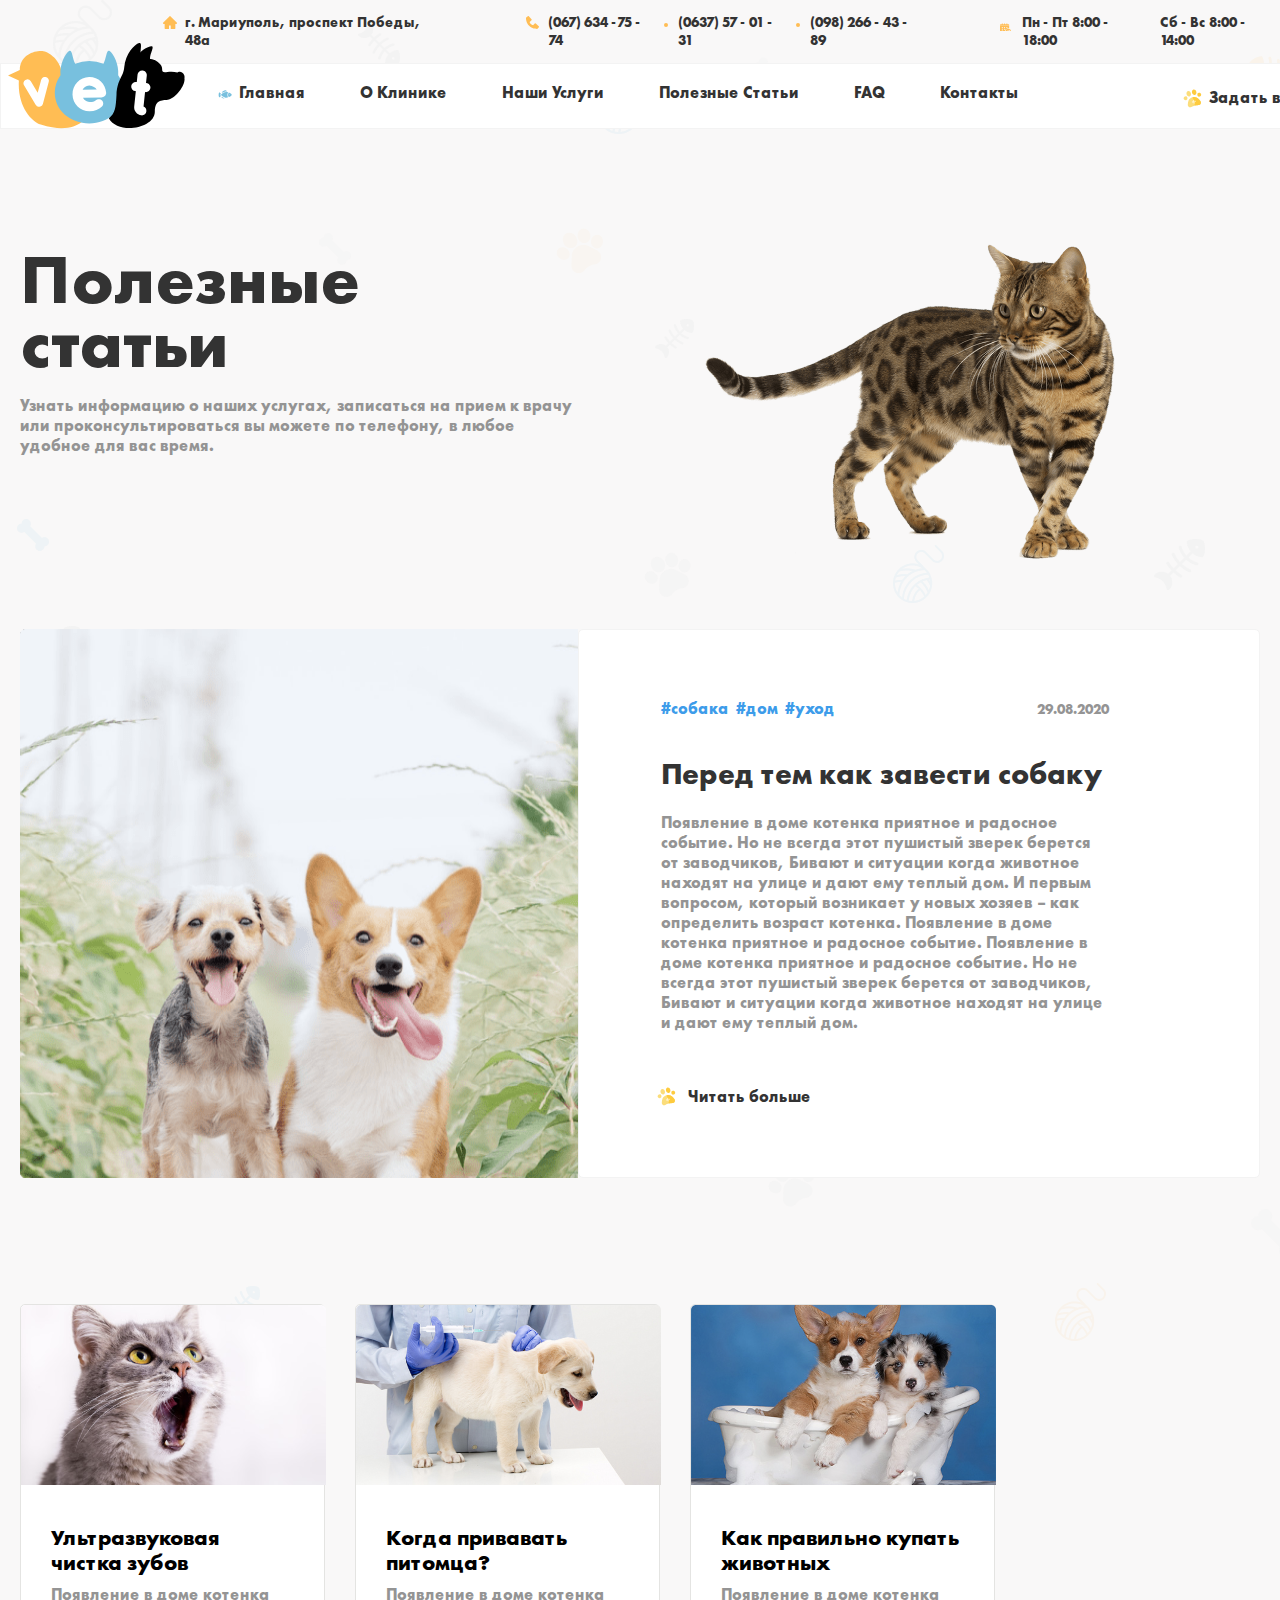
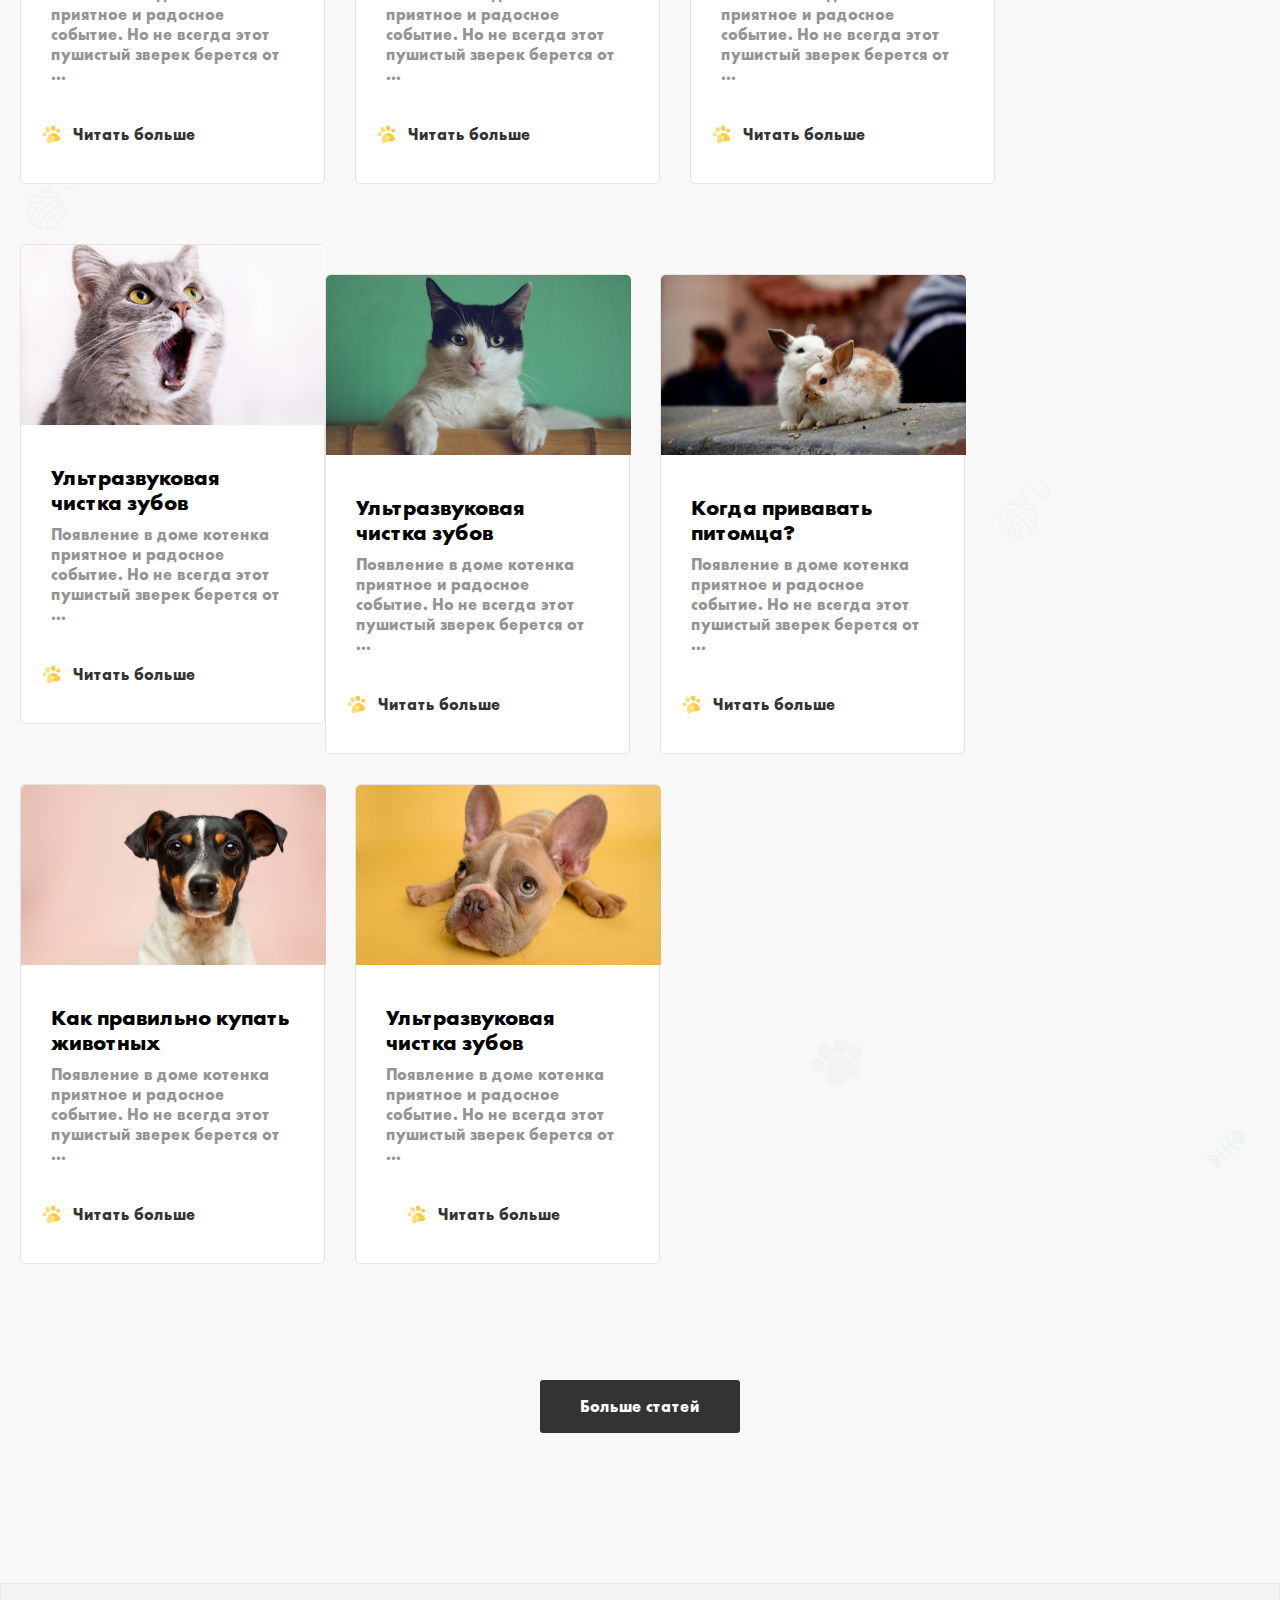
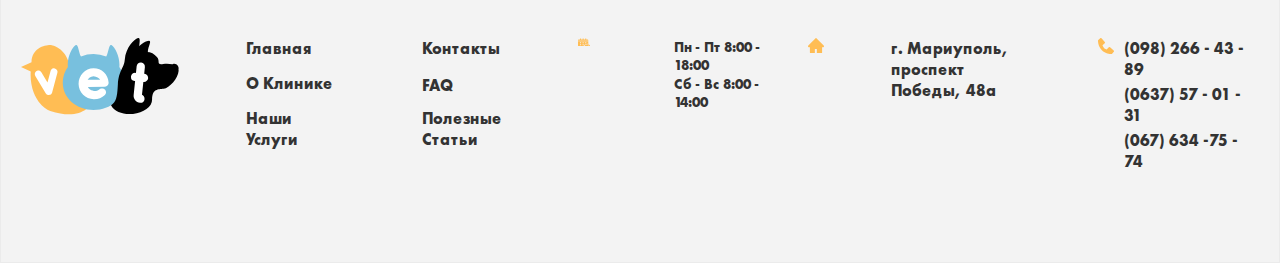
<file: articles.html>
<!DOCTYPE html>
<html lang="en">
<head>
    <meta charset="UTF-8">
    <meta http-equiv="X-UA-Compatible" content="IE=edge">
    <meta name="viewport" content="width=device-width, initial-scale=1.0">
    <title>Sixth page</title>
    <!--<link rel="stylesheet" href="./main.css">-->
    <link rel="stylesheet" href="./normalize.css">
    <link rel="stylesheet" href="./minified.css">
</head>
<body>
     <!--   Header section    -->
     <header class="site-header">
        <address class="site-adress">
            <address class="site-adress__mini">
                г. Мариуполь, проспект Победы, 48а
            </address>
            <ul class="site-adress__list">
                <li class="site-adress__items site-adress__items--active">
                    <a class="site-adress__link" href="tel:0676347574">
                        (067) 634 -75 - 74
                    </a>
                </li>
                <li class="site-adress__items site-adress__items--middle">
                    <a class="site-adress__link" href="tel:0637570131">
                        (0637) 57 - 01 - 31
                    </a>
                </li>
                <li class="site-adress__items site-adress__items--last">
                    <a class="site-adress__link" href="tel:0982664389">
                        (098) 266 - 43 - 89
                    </a>
                </li>
            </ul>
            <ul class="site-adress__time-list">
                <li class="site-adress__time-items">
                    <time class="site-adress__time-self" datetime="2023-05-02 08:00">
                    <strong>Пн - Пт</strong> 
                    8:00 - 18:00</time>
                </li>
                <li class="site-adress__time-items">
                    <time class="site-adress__time-self" datetime="2023-05-02 08:00">
                        <strong>Сб - Вс</strong>
                        8:00 - 14:00</time>
                    </li>
                </ul>
        </address>
                <div class="site-header__wrapper">
                <a class="site-logo" href="./index.html">
                    <img class="logo-img" src="./images/logo.svg" width="177" height="86" alt="site-logo">
                </a>
                <nav class="site-header__navigation nav">
                    <ul class="nav__list">
                        <li class="nav__items nav__items--initial">
                            <a class="nav__link" href="./index.html">
                                Главная
                            </a>
                        </li>
                        <li class="nav__items">
                            <a  class="nav__link" href="./clinic.html">
                                О Клинике
                            </a>
                        </li>
                        <li class="nav__items">
                            <a class="nav__link" href="./services.html">
                                Наши Услуги
                            </a>
                        </li>
                        <li class="nav__items">
                            <a class="nav__link" href="./articles.html">
                                Полезные Статьи
                            </a>
                        </li>
                        <li class="nav__items">
                            <a class="nav__link" href="./faq.html">
                                FAQ
                            </a>
                        </li>
                        <li class="nav__items nav__items--last">
                            <a class="nav__link" href="./contacts.html">
                                Контакты
                            </a>
                        </li>
                    </ul>
                </nav>
                <a class="site-header__link" href="#">
                    Задать вопрос
                </a>
            </div>
        </div>
     </header>

     <main class="site-main">
        <!--   Articles hero   -->
        <section class="articles-hero">
            <div class="container">
                <div class="articles-hero__textbox">
                    <h1 class="articles-hero__title">
                        Полезные статьи
                    </h1>
                    <p class="articles-hero__text">
                        Узнать информацию о наших услугах, записаться на прием к врачу или проконсультироваться вы можете по телефону, в любое удобное для вас время.
                    </p>
                </div>
            </div>
        </section>

        <!--   Articles card section   -->       
        <section class="articles-card">
            <div class="container">
                <div class="articles-card__wrapper">
                    <img src="./images/articles-card-main.png"
                    width="558"
                    height="525"
                    alt="dog and cat">
                    <div class="articles-card__inner">
                        <div class="articles-card__inner-wrapper">
                            <ul class="articles-card__inner-list">
                                <li class="articles-card__inner-items">
                                    <a class="articles-card__inner-link" href="#">
                                        #собака
                                    </a>
                                </li>
                                <li class="articles-card__inner-items">
                                    <a class="articles-card__inner-link" href="#">
                                        #дом
                                    </a>
                                </li>
                                <li class="articles-card__inner-items">
                                    <a class="articles-card__inner-link" href="#">
                                        #уход
                                    </a>
                                </li>
                            </ul>
                            <time class="articles-card__time" datetime="12062023">
                                29.08.2020
                            </time>
                        </div>
                        <div class="articles-card__textbox">
                            <h2 class="articles-card__heading">
                                Перед тем как завести собаку
                            </h2>
                            <p class="articles-card__paragraph">
                                Появление в доме котенка приятное и радосное событие. Но не всегда этот пушистый зверек берется от заводчиков, Бивают и ситуации когда животное находят на улице и дают ему теплый дом. И первым вопросом, который возникает у новых хозяев – как определить возраст котенка. Появление в доме котенка приятное и радосное событие. Появление в доме котенка приятное и радосное событие. Но не всегда этот пушистый зверек берется от заводчиков, Бивают и ситуации когда животное находят на улице и дают ему теплый дом.
                            </p>
                            <a class="articles-card__link" href="#">
                                Читать больше
                            </a>
                        </div>
                    </div>
                </div>
                </div>
                <div class="container">
                    <ul class="articles-card__list">
                        <li class="articles-card__items">
                            <img class="articles-card__img" src="./images/articles-first.svg"
                            width="305"
                            height="180"
                            alt="domestic animals">
                            <div class="articles-card__mini-textbox">
                            <h3 class="articles-card__title">
                                Ультразвуковая чистка зубов
                            </h3>
                            <p class="articles-card__text">
                                Появление в доме котенка приятное и радосное событие. Но не всегда этот пушистый зверек берется от ...
                            </p>
                            </div>
                            <a class="articles-card__list-link" href="#">
                                Читать больше
                            </a>
                        </li>
                        <li class="articles-card__items">
                            <img class="articles-card__img" src="./images/articles-second.svg"
                            width="305"
                            height="180"
                            alt="domestic animals">
                            <div class="articles-card__mini-textbox">
                            <h3 class="articles-card__title">
                                Когда привавать питомца?
                            </h3>
                            <p class="articles-card__text">
                                Появление в доме котенка приятное и радосное событие. Но не всегда этот пушистый зверек берется от ...
                            </p>
                            </div>
                            <a class="articles-card__list-link" href="#">
                                Читать больше
                            </a>
                        </li>
                        <li class="articles-card__items">
                            <img class="articles-card__img" src="./images/articles-third.svg"
                            width="305"
                            height="180"
                            alt="domestic animals">
                            <div class="articles-card__mini-textbox">
                            <h3 class="articles-card__title">
                                Как правильно купать животных
                            </h3>
                            <p class="articles-card__text">
                                Появление в доме котенка приятное и радосное событие. Но не всегда этот пушистый зверек берется от ...
                            </p>
                            </div>
                            <a class="articles-card__list-link" href="#">
                                Читать больше
                            </a>
                        </li>
                        <li class="articles-card__items">
                            <img class="articles-card__img" src="./images/articles-first.svg"
                            width="305"
                            height="180"
                            alt="domestic animals">
                            <div class="articles-card__mini-textbox">
                            <h3 class="articles-card__title">
                                Ультразвуковая чистка зубов
                            </h3>
                            <p class="articles-card__text">
                                Появление в доме котенка приятное и радосное событие. Но не всегда этот пушистый зверек берется от ...
                            </p>
                            </div>
                            <a class="articles-card__list-link" href="#">
                                Читать больше
                            </a>
                        </li>
                        <li class="articles-card__items articles-card__items--none">
                            <img class="articles-card__img" src="./images/articles-fourth.svg"
                            width="305"
                            height="180"
                            alt="domestic animals">
                            <div class="articles-card__mini-textbox">
                            <h3 class="articles-card__title">
                                Ультразвуковая чистка зубов
                            </h3>
                            <p class="articles-card__text">
                                Появление в доме котенка приятное и радосное событие. Но не всегда этот пушистый зверек берется от ...
                            </p>
                            </div>
                            <a class="articles-card__list-link" href="#">
                                Читать больше
                            </a>
                        </li>
                        <li class="articles-card__items articles-card__items--none">
                            <img class="articles-card__img" src="./images/articles-fifth.svg"
                            width="305"
                            height="180"
                            alt="domestic animals">
                            <div class="articles-card__mini-textbox">
                            <h3 class="articles-card__title">
                                Когда привавать питомца?
                            </h3>
                            <p class="articles-card__text">
                                Появление в доме котенка приятное и радосное событие. Но не всегда этот пушистый зверек берется от ...
                            </p>
                            </div>
                            <a class="articles-card__list-link" href="#">
                                Читать больше
                            </a>
                        </li>
                        <li class="articles-card__items articles-card__items--none">
                            <img class="articles-card__img" src="./images/articles-sixth.svg"
                            width="305"
                            height="180"
                            alt="domestic animals">
                            <div class="articles-card__mini-textbox">
                            <h3 class="articles-card__title">
                                Как правильно купать животных
                            </h3>
                            <p class="articles-card__text">
                                Появление в доме котенка приятное и радосное событие. Но не всегда этот пушистый зверек берется от ...
                            </p>
                            </div>
                            <a class="articles-card__list-link" href="#">
                                Читать больше
                            </a>
                        </li>
                        <li class="articles-card__items articles-card__items--none">
                            <img class="articles-card__img" src="./images/articles-last.svg"
                            width="305"
                            height="180"
                            alt="domestic animals">
                            <div class="articles-card__mini-textbox">
                                <h3 class="articles-card__title">
                                    Ультразвуковая чистка зубов
                                </h3>
                                <p class="articles-card__text">
                                    Появление в доме котенка приятное и радосное событие. Но не всегда этот пушистый зверек берется от ...
                                </p>
                                <a class="articles-card__list-link" href="#">
                                    Читать больше
                                </a>
                            </div>
                        </li>
                    </ul>
                    <div class="articles-card__active-wrapper">
                        <a class="articles-card__active-link" href="#">
                            Больше статей
                        </a>
                    </div>
                </div>
            </div>
        </section>
     </main>
     
        <!--   Footer section   -->
        <footer class="site-footer footer">
            <div class="container">
                <div class="footer__wrapper">
                    <a class="footer__link-logo" href="#">
                        <img class="footer__logo" src="./images/logo.svg" alt="site-logo" width="158" height="76">
                    </a>
                    <ul class="footer__list footer__list--initial">
                        <li class="footer__items footer__items--first">
                            <a class="footer__link" href="./index.html">
                                Главная
                            </a>
                        </li>
                        <li class="footer__items footer__items--second">
                            <a class="footer__link" href="#">
                                О Клинике
                            </a>
                        </li>
                        <li class="footer__items footer__items--third">
                            <a class="footer__link" href="./services.html">
                                Наши Услуги
                            </a>
                        </li>
                    </ul>
                    <ul class="footer__list footer__list--second">
                        <li class="footer__items footer__items--fourth">
                            <a class="footer__link" href="./contacts.html">
                                Контакты
                            </a>
                        </li>
                        <li class="footer__items footer__items--fifth">
                            <a class="footer__link" href="./faq.html">
                                FAQ
                            </a>
                        </li>
                        <li class="footer__items">
                            <a class="footer__link" href="#">
                                Полезные Статьи
                            </a>
                        </li>
                    </ul>
                    <ul class="footer__list footer__list--third">
                        <li class="footer__items">
                            <time class="footer__date footer__date--first">
                                <strong>Пн - Пт</strong> 8:00 - 18:00
                            </time>
                        </li>
                        <li class="footer__items">
                            <time class="footer__date">
                                <strong>Сб - Вс</strong> 8:00 - 14:00
                            </time>
                        </li>
                    </ul>
                    <address class="footer__adress">
                        г. Мариуполь, проспект Победы, 48а
                    </address>
                    <ul class="footer__list footer__list--last">
                        <li class="footer__items">
                            <a class="footer__link footer__link--number" href="tel:0982664389">
                                (098) 266 - 43 - 89
                            </a>
                        </li>
                        <li class="footer__items">
                            <a class="footer__link footer__link--phone" href="tel:0637570131">
                                (0637) 57 - 01 - 31
                            </a>
                        </li>
                        <li class="footer__items">
                            <a class="footer__link" href="tel:0676347574">
                                (067) 634 -75 - 74
                            </a>
                        </li>
                    </ul>
                </div>
            </div>
        </footer>                
</body>
</html>
</file>
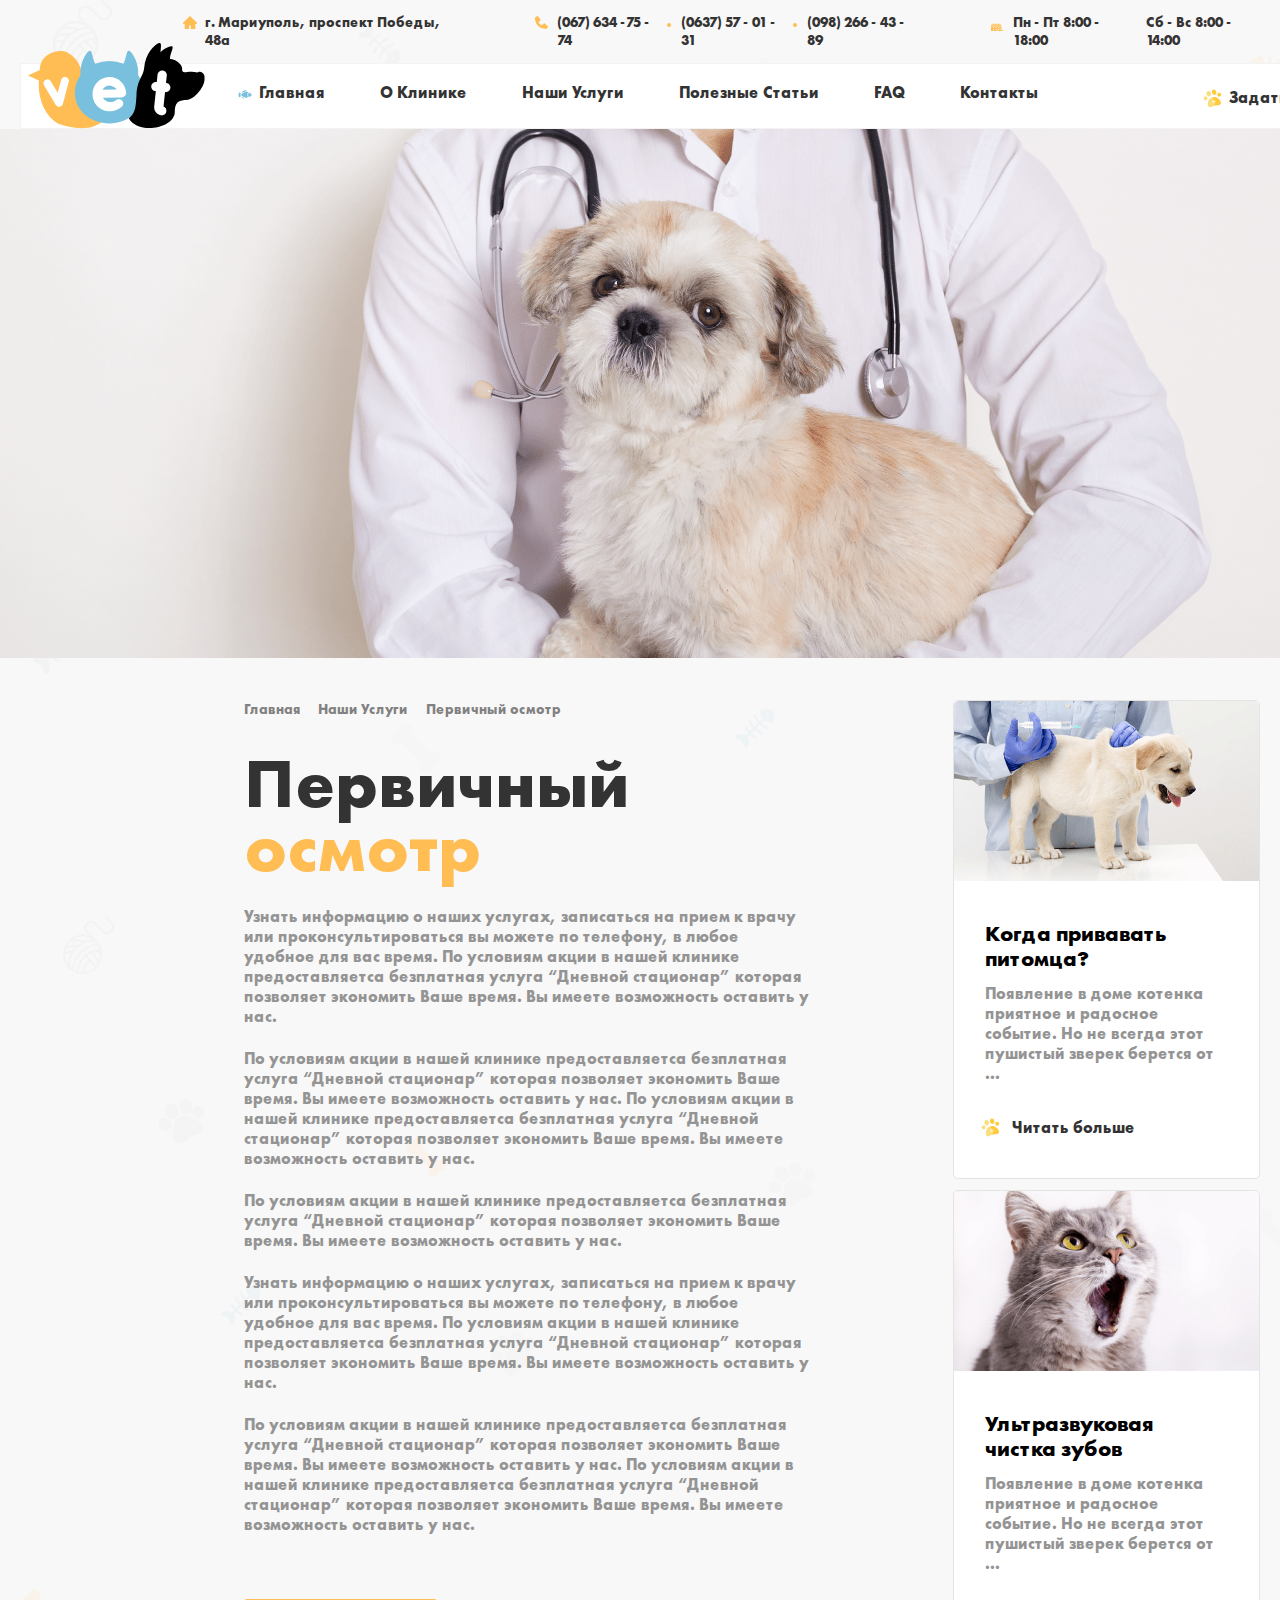
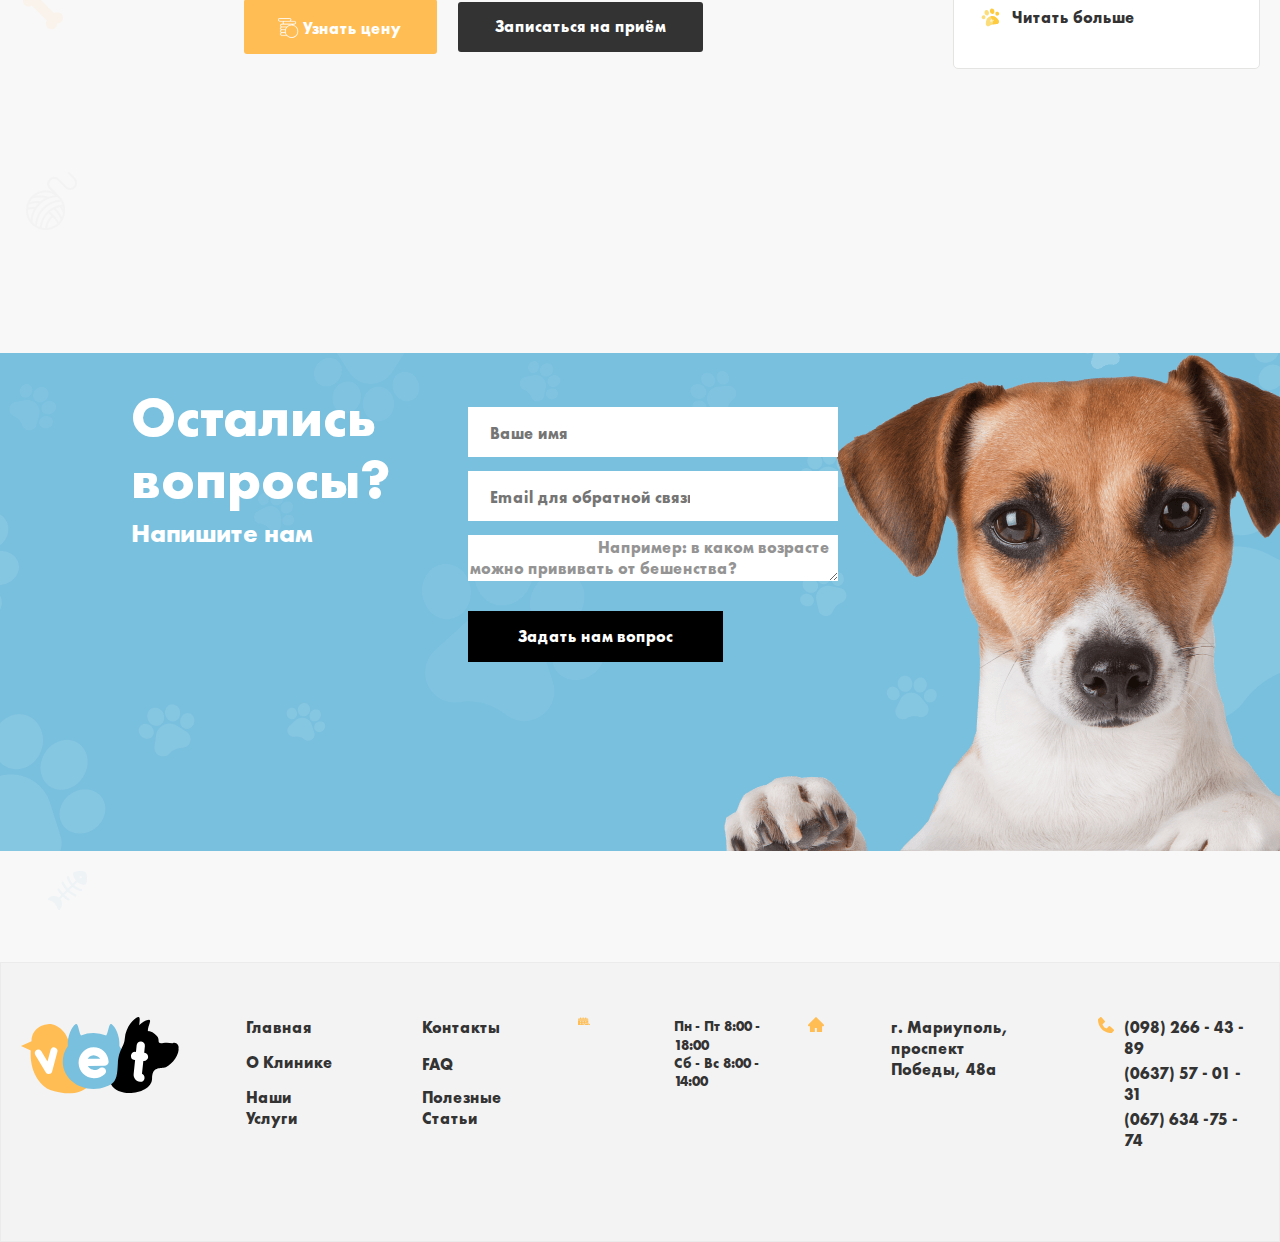
<file: check.html>
<!DOCTYPE html>
<html lang="en">
<head>
    <meta charset="UTF-8">
    <meta http-equiv="X-UA-Compatible" content="IE=edge">
    <meta name="viewport" content="width=device-width, initial-scale=1.0">
    <title>Fifth page</title>
    <!--<link rel="stylesheet" href="./main.css">-->
    <link rel="stylesheet" href="./normalize.css">
    <link rel="stylesheet" href="./minified.css">
</head>
<body>
    <!--   Header section   -->
    <header class="site-header">
        <div class="container">
            <address class="site-adress">
                <address class="site-adress__mini">
                    г. Мариуполь, проспект Победы, 48а
                </address>
                <ul class="site-adress__list">
                    <li class="site-adress__items site-adress__items--active">
                        <a class="site-adress__link" href="tel:0676347574">
                            (067) 634 -75 - 74
                        </a>
                    </li>
                    <li class="site-adress__items site-adress__items--middle">
                        <a class="site-adress__link" href="tel:0637570131">
                            (0637) 57 - 01 - 31
                        </a>
                    </li>
                    <li class="site-adress__items site-adress__items--last">
                        <a class="site-adress__link" href="tel:0982664389">
                            (098) 266 - 43 - 89
                        </a>
                    </li>
                </ul>
                <ul class="site-adress__time-list">
                    <li class="site-adress__time-items">
                        <time class="site-adress__time-self" datetime="2023-05-02 08:00">
                        <strong>Пн - Пт</strong> 
                        8:00 - 18:00</time>
                    </li>
                    <li class="site-adress__time-items">
                        <time class="site-adress__time-self" datetime="2023-05-02 08:00">
                            <strong>Сб - Вс</strong>
                            8:00 - 14:00</time>
                        </li>
                    </ul>
                </address>
            </div>
            <div class="container">
                    <div class="site-header__wrapper">
                    <a class="site-logo" href="./index.html">
                        <img class="logo-img" src="./images/logo.svg"
                        width="177"
                        height="86"
                        alt="site-logo">
                    </a>
                    <nav class="site-header__navigation nav">
                        <ul class="nav__list">
                            <li class="nav__items nav__items--initial">
                                <a class="nav__link" href="./index.html">
                                    Главная
                                </a>
                            </li>
                            <li class="nav__items">
                                <a  class="nav__link" href="./clinic.html">
                                    О Клинике
                                </a>
                            </li>
                            <li class="nav__items">
                                <a class="nav__link" href="./services.html">
                                    Наши Услуги
                                </a>
                            </li>
                            <li class="nav__items">
                                <a class="nav__link" href="./articles.html">
                                    Полезные Статьи
                                </a>
                            </li>
                            <li class="nav__items">
                                <a class="nav__link" href="./faq.html">
                                    FAQ
                                </a>
                            </li>
                            <li class="nav__items nav__items--last">
                                <a class="nav__link" href="./contacts.html">
                                    Контакты
                                </a>
                            </li>
                        </ul>
                    </nav>
                    <a class="site-header__link" href="#">
                        Задать вопрос
                    </a>
                </div>
            </div>
    </header>

    <main class="site-main">
        <!--   Hero section   -->
        <section class="check-hero">
            <img class="check-hero__main-img" src="./images/check-herobg.png"
            width="1440"
            height="529"
            alt="first aid">
            <div class="container">
                <div class="check-hero__wrapper">
                    <div class="check-hero__inner">
                        <ul class="check-hero__mini-list">
                            <li class="check-hero__mini-items">
                                <a class="check-hero__link" href="./index.html">
                                    Главная
                                </a>
                            </li>
                            <li class="check-hero__mini-items">
                                <a class="check-hero__link" href="./services.html">
                                    Наши Услуги
                                </a>
                            </li>
                            <li class="check-hero__mini-items">
                                <a class="check-hero__link" href="./check.html">
                                    Первичный осмотр
                                </a>
                            </li>
                        </ul>
                        <div class="check-hero__textbox">
                            <h1 class="check-hero__heading">
                                Первичный <strong class="check-hero__bold">осмотр</strong>
                            </h1>
                            <p class="check-hero__text">
                                Узнать информацию о наших услугах, записаться на прием к врачу или проконсультироваться вы можете по телефону, в любое удобное для вас время. По условиям акции в нашей клинике предоставляетса безплатная услуга “Дневной стационар” которая позволяет экономить Ваше время. Вы имеете возможность оставить у нас.
                            </p>
                            <p class="check-hero__text">
                                По условиям акции в нашей клинике предоставляетса безплатная услуга “Дневной стационар” которая позволяет экономить Ваше время. Вы имеете возможность оставить у нас. По условиям акции в нашей клинике предоставляетса безплатная услуга “Дневной стационар” которая позволяет экономить Ваше время. Вы имеете возможность оставить у нас.
                            </p>
                            <p class="check-hero__text">
                                По условиям акции в нашей клинике предоставляетса безплатная услуга “Дневной стационар” которая позволяет экономить Ваше время. Вы имеете возможность оставить у нас.
                            </p>
                            <p class="check-hero__text">
                                Узнать информацию о наших услугах, записаться на прием к врачу или проконсультироваться вы можете по телефону, в любое удобное для вас время. По условиям акции в нашей клинике предоставляетса безплатная услуга “Дневной стационар” которая позволяет экономить Ваше время. Вы имеете возможность оставить у нас.
                            </p>
                            <p class="check-hero__text">
                                По условиям акции в нашей клинике предоставляетса безплатная услуга “Дневной стационар” которая позволяет экономить Ваше время. Вы имеете возможность оставить у нас. По условиям акции в нашей клинике предоставляетса безплатная услуга “Дневной стационар” которая позволяет экономить Ваше время. Вы имеете возможность оставить у нас.
                            </p>
                        </div>
                        <div class="check-hero__link-wrapper">
                            <a class="check-hero__mini-link check-hero__mini-link--first" href="#">
                                Узнать цену
                            </a>
                            <a class="check-hero__mini-link check-hero__mini-link--last" href="#">
                                Записаться на приём
                            </a>
                        </div>
                    </div>
                    <ul class="check-hero__list">
                        <li class="check-hero__items check-hero__items--initial">
                            <img class="check-hero__img" src="./images/adv-puupy.png"
                            width="305"
                            height="180"
                            alt="puppy-image">
                            <div class="check-hero__card-wrapper">
                                <div class="check-hero__items-textbox">
                                    <h3 class="check-hero__title">
                                        Когда привавать питомца?
                                    </h3>
                                    <p class="check-hero__mini-text">
                                        Появление в доме котенка приятное и радосное событие. Но не всегда этот пушистый зверек берется от ...
                                    </p>
                                    <a class="check-hero__inner-link" href="#">
                                        Читать больше
                                    </a>
                                </div>
                            </div>
                        </li>
                        <li class="check-hero__items check-hero__items--last">
                            <img class="check-hero__img" src="./images/adv-cat.png"
                            width="305"
                            height="180"
                            alt="cat-image">
                            <div class="check-hero__card-wrapper">
                                <div class="check-hero__items-textbox">
                                    <h3 class="check-hero__title">
                                        Ультразвуковая чистка зубов
                                    </h3>
                                    <p class="check-hero__mini-text">
                                        Появление в доме котенка приятное и радосное событие. Но не всегда этот пушистый зверек берется от ...
                                    </p>
                                    <a class="check-hero__inner-link" href="#">
                                        Читать больше
                                    </a>
                                </div>
                            </div>
                        </li>
                    </ul>
                </div>
            </div>
        </section>

        <!--   Check article section   -->
        <article class="check-article">
            <div class="container">
                <div class="check-article__wrapper">
                    <div class="check-article__textbox">
                        <h1 class="visually-hidden">
                            First aid
                        </h1>
                        <h2 class="check-article__title">
                            Остались вопросы?
                        </h2>
                        <p class="check-article__text">
                            Напишите нам
                        </p>
                    </div>
                    <div class="check-article__inner">
                        <form class="check-article__form" action="https://tehnikum.school/" method="POST">
                            <div class="check-article__input-wrapper">
                                <input class="check-article__input" type="text" name="name" placeholder="Ваше имя" aria-label="enter your name" required>
                                <input class="check-article__input" type="email" name="email" placeholder="Email для обратной связи" aria-label="enter your semail" required>
                            </div>
                            <textarea class="check-article__area" name="question" placeholder="Опишите Ваш вопрос." aria-label="leave your question" required>
                                Например: в каком возрасте можно прививать от бешенства?
                            </textarea>
                            <button class="check-article__btn" type="submit">
                                Задать нам вопрос
                            </button>
                        </form>
                    </div>
                </div>
            </div>
        </article>
    </main>

     <!--   Footer section   -->
     <footer class="site-footer footer">
        <div class="container">
            <div class="footer__wrapper">
                <a class="footer__link-logo" href="#">
                    <img class="footer__logo" src="./images/logo.svg" alt="site-logo" width="158" height="76">
                </a>
                <ul class="footer__list footer__list--initial">
                    <li class="footer__items footer__items--first">
                        <a class="footer__link" href="./index.html">
                            Главная
                        </a>
                    </li>
                    <li class="footer__items footer__items--second">
                        <a class="footer__link" href="./clinic.html">
                            О Клинике
                        </a>
                    </li>
                    <li class="footer__items footer__items--third">
                        <a class="footer__link" href="./services.html">
                            Наши Услуги
                        </a>
                    </li>
                </ul>
                <ul class="footer__list footer__list--second">
                    <li class="footer__items footer__items--fourth">
                        <a class="footer__link" href="./contacts.html">
                            Контакты
                        </a>
                    </li>
                    <li class="footer__items footer__items--fifth">
                        <a class="footer__link" href="./faq.html">
                            FAQ
                        </a>
                    </li>
                    <li class="footer__items">
                        <a class="footer__link" href="./articles.html">
                            Полезные Статьи
                        </a>
                    </li>
                </ul>
                <ul class="footer__list footer__list--third">
                    <li class="footer__items">
                        <time class="footer__date footer__date--first">
                            <strong>Пн - Пт</strong> 8:00 - 18:00
                        </time>
                    </li>
                    <li class="footer__items">
                        <time class="footer__date">
                            <strong>Сб - Вс</strong> 8:00 - 14:00
                        </time>
                    </li>
                </ul>
                <address class="footer__adress">
                    г. Мариуполь, проспект Победы, 48а
                </address>
                <ul class="footer__list footer__list--last">
                    <li class="footer__items">
                        <a class="footer__link footer__link--number" href="tel:0982664389">
                            (098) 266 - 43 - 89
                        </a>
                    </li>
                    <li class="footer__items">
                        <a class="footer__link footer__link--phone" href="tel:0637570131">
                            (0637) 57 - 01 - 31
                        </a>
                    </li>
                    <li class="footer__items">
                        <a class="footer__link" href="tel:0676347574">
                            (067) 634 -75 - 74
                        </a>
                    </li>
                </ul>
            </div>
        </div>
    </footer> 
</body>
</html>
</file>
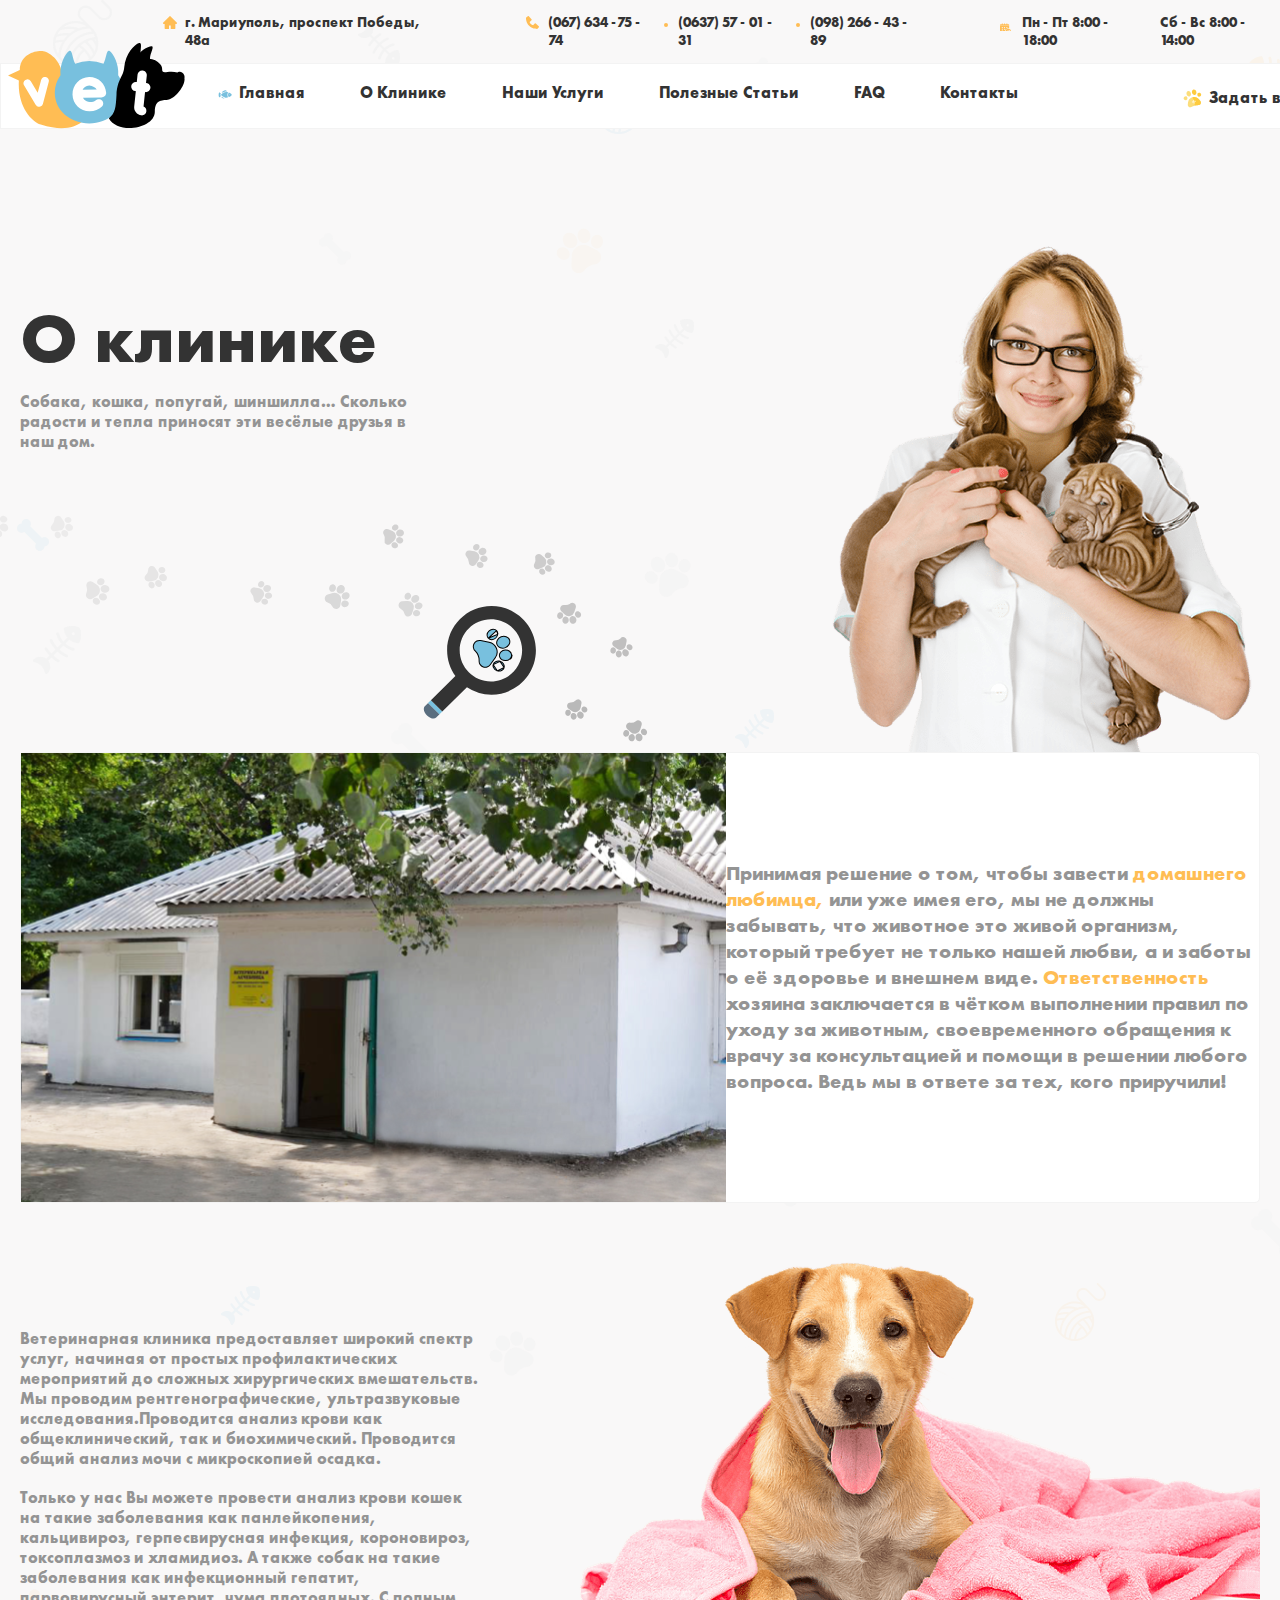
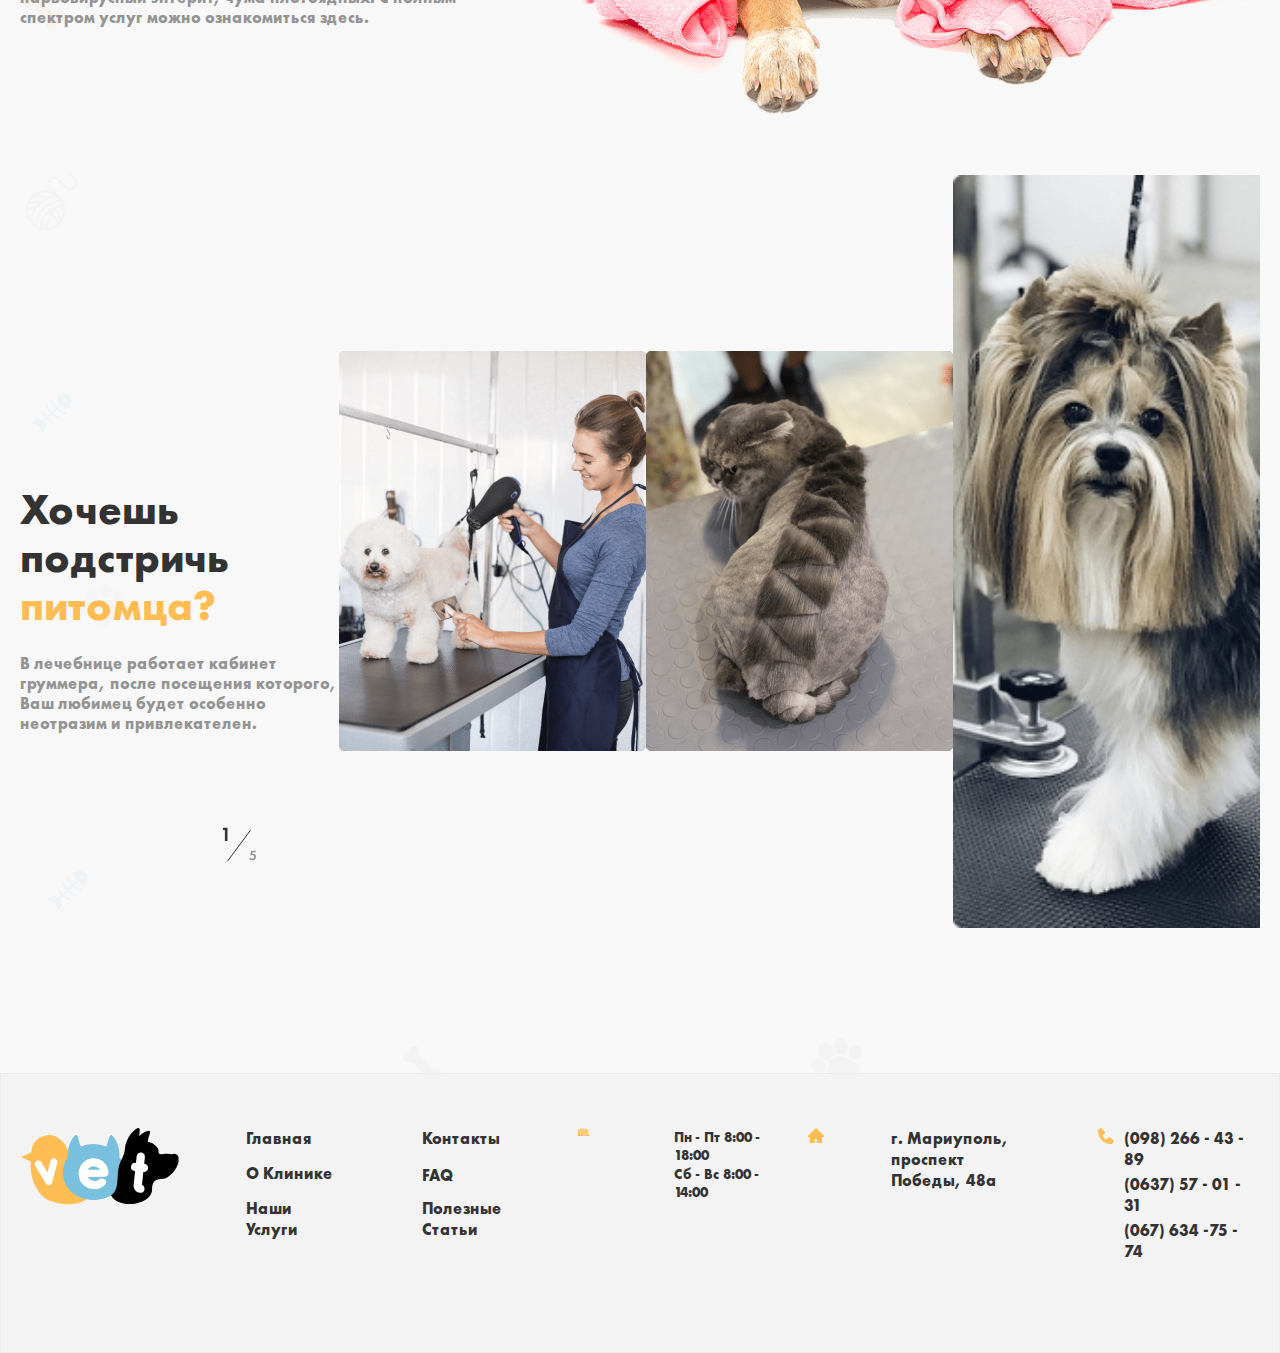
<file: clinic.html>
<!DOCTYPE html>
<html lang="en">
<head>
    <meta charset="UTF-8">
    <meta http-equiv="X-UA-Compatible" content="IE=edge">
    <meta name="viewport" content="width=device-width, initial-scale=1.0">
    <title>Last page</title>
    <!--<link rel="stylesheet" href="./main.css">-->
    <link rel="stylesheet" href="./normalize.css">
    <link rel="stylesheet" href="./minified.css">
</head>
<body>
      <!--   Header section    -->
      <header class="site-header">
        <address class="site-adress">
            <address class="site-adress__mini">
                г. Мариуполь, проспект Победы, 48а
            </address>
            <ul class="site-adress__list">
                <li class="site-adress__items site-adress__items--active">
                    <a class="site-adress__link" href="tel:0676347574">
                        (067) 634 -75 - 74
                    </a>
                </li>
                <li class="site-adress__items site-adress__items--middle">
                    <a class="site-adress__link" href="tel:0637570131">
                        (0637) 57 - 01 - 31
                    </a>
                </li>
                <li class="site-adress__items site-adress__items--last">
                    <a class="site-adress__link" href="tel:0982664389">
                        (098) 266 - 43 - 89
                    </a>
                </li>
            </ul>
            <ul class="site-adress__time-list">
                <li class="site-adress__time-items">
                    <time class="site-adress__time-self" datetime="2023-05-02 08:00">
                    <strong>Пн - Пт</strong> 
                    8:00 - 18:00</time>
                </li>
                <li class="site-adress__time-items">
                    <time class="site-adress__time-self" datetime="2023-05-02 08:00">
                        <strong>Сб - Вс</strong>
                        8:00 - 14:00</time>
                    </li>
                </ul>
        </address>
                <div class="site-header__wrapper">
                <a class="site-logo" href="./index.html">
                    <img class="logo-img" src="./images/logo.svg"
                    width="177"
                    height="86"
                    alt="site-logo">
                </a>
                <nav class="site-header__navigation nav">
                    <ul class="nav__list">
                        <li class="nav__items nav__items--initial">
                            <a class="nav__link" href="./index.html">
                                Главная
                            </a>
                        </li>
                        <li class="nav__items">
                            <a  class="nav__link" href="./clinic.html">
                                О Клинике
                            </a>
                        </li>
                        <li class="nav__items">
                            <a class="nav__link" href="./services.html">
                                Наши Услуги
                            </a>
                        </li>
                        <li class="nav__items">
                            <a class="nav__link" href="./articles.html">
                                Полезные Статьи
                            </a>
                        </li>
                        <li class="nav__items">
                            <a class="nav__link" href="./faq.html">
                                FAQ
                            </a>
                        </li>
                        <li class="nav__items nav__items--last">
                            <a class="nav__link" href="./contacts.html">
                                Контакты
                            </a>
                        </li>
                    </ul>
                </nav>
                <a class="site-header__link" href="#">
                    Задать вопрос
                </a>
            </div>
        </div>
      </header>

      <main class="site-main">
        <!--   Clinic Hero section   -->
        <section class="clinic-hero">
            <div class="container">
                <div class="clinic-hero__textbox">
                    <h1 class="clinic-hero__title">
                        О клинике
                    </h1>
                    <p class="clinic-hero__paragraph">
                        Собака, кошка, попугай, шиншилла… Сколько радости и тепла приносят эти весёлые друзья в наш дом.
                    </p>
                </div>
                <ul class="clinic-hero__list">
                    <li class="clinic-hero__items">
                        <img class="clinic-hero__img" src="./images/clinic-house.svg"
                        width="705"
                        height="449"
                        alt="about our clinic">
                        <div class="clinic-hero__text-wrapper">
                            <p class="clinic-hero__mini-text">
                                Принимая решение о том, чтобы завести <strong class="clinic-hero__mini">домашнего любимца,</strong> или уже имея его, мы не должны забывать, что животное это живой организм, который требует не только нашей любви, а и заботы о её здоровье и  внешнем виде. <strong class="clinic-hero__mini">Ответственность</strong> хозяина заключается в чётком выполнении правил по уходу за животным, своевременного обращения к врачу за консультацией и помощи в решении любого вопроса. Ведь мы в ответе за тех, кого приручили!
                            </p>
                        </div>
                    </li>
                    <li class="clinic-hero__items">
                        <img class="clinic-hero__img" src="./images/clinic-dog.png"
                        width="797"
                        height="532"
                        alt="about our clinic">
                        <div class="clinic-hero__inner-textbox">
                            <p class="clinic-hero__text">
                                Ветеринарная клиника предоставляет широкий спектр услуг,  начиная от простых профилактических мероприятий до сложных хирургических вмешательств. Мы проводим рентгенографические, ультразвуковые исследования.Проводится анализ крови как общеклинический, так и биохимический. Проводится общий анализ мочи с микроскопией осадка.
                            </p>
                            <p class="clinic-hero__text clinic-hero__text--active">
                                Только у нас Вы можете провести анализ крови кошек на такие заболевания как панлейкопения, кальцивироз, герпесвирусная инфекция, короновироз, токсоплазмоз и хламидиоз. А также собак на такие заболевания как инфекционный гепатит, парвовирусный энтерит, чума плотоядных. С полным спектром услуг можно ознакомиться здесь.
                            </p>
                        </div>
                    </li>
                </ul>
            </div>
        </section>

        <!--   Clinic-service section   -->
        <section class="clinic-service">
            <div class="container">
                <div class="clinic-service__wrapper">
                    <div class="clinic-service__textbox">
                        <h1 class="visually-hidden">
                            Greeting with our services
                        </h1>
                        <h2 class="clinic-service__title">
                            Хочешь подстричь <strong class="clinic-service__bold">питомца?</strong>
                        </h2>
                        <p class="clinic-service__text">
                            В лечебнице работает кабинет груммера, после посещения которого, Ваш любимец будет особенно неотразим и привлекателен.
                        </p>
                    </div>
                    <ul class="clinic-service__list">
                        <li class="clinic-service__items">
                            <img class="clinic-service__img" src="./images/clinic-initial.png"
                            width="307"
                            height="400"
                            alt="different services">
                        </li>
                        <li class="clinic-service__items">
                            <img class="clinic-service__img" src="./images/clinic-middle.png"
                            width="307"
                            height="400"
                            alt="different services">
                        </li>
                        <li class="clinic-service__items">
                            <img class="clinic-service__img" src="./images/clinic-active.png"
                            width="307"
                            height="100"
                            alt="different services">
                        </li>
                    </ul>
                </div>
            </div>
        </section>
      </main>

      <!--   Footer section   -->
      <footer class="site-footer footer">
        <div class="container">
            <div class="footer__wrapper">
                <a class="footer__link-logo" href="#">
                    <img class="footer__logo" src="./images/logo.svg" alt="site-logo" width="158" height="76">
                </a>
                <ul class="footer__list footer__list--initial">
                    <li class="footer__items footer__items--first">
                        <a class="footer__link" href="./index.html">
                            Главная
                        </a>
                    </li>
                    <li class="footer__items footer__items--second">
                        <a class="footer__link" href="./clinic.html">
                            О Клинике
                        </a>
                    </li>
                    <li class="footer__items footer__items--third">
                        <a class="footer__link" href="./services.html">
                            Наши Услуги
                        </a>
                    </li>
                </ul>
                <ul class="footer__list footer__list--second">
                    <li class="footer__items footer__items--fourth">
                        <a class="footer__link" href="./contacts.html">
                            Контакты
                        </a>
                    </li>
                    <li class="footer__items footer__items--fifth">
                        <a class="footer__link" href="./faq.html">
                            FAQ
                        </a>
                    </li>
                    <li class="footer__items">
                        <a class="footer__link" href="./articles.html">
                            Полезные Статьи
                        </a>
                    </li>
                </ul>
                <ul class="footer__list footer__list--third">
                    <li class="footer__items">
                        <time class="footer__date footer__date--first">
                            <strong>Пн - Пт</strong> 8:00 - 18:00
                        </time>
                    </li>
                    <li class="footer__items">
                        <time class="footer__date">
                            <strong>Сб - Вс</strong> 8:00 - 14:00
                        </time>
                    </li>
                </ul>
                <address class="footer__adress">
                    г. Мариуполь, проспект Победы, 48а
                </address>
                <ul class="footer__list footer__list--last">
                    <li class="footer__items">
                        <a class="footer__link footer__link--number" href="tel:0982664389">
                            (098) 266 - 43 - 89
                        </a>
                    </li>
                    <li class="footer__items">
                        <a class="footer__link footer__link--phone" href="tel:0637570131">
                            (0637) 57 - 01 - 31
                        </a>
                    </li>
                    <li class="footer__items">
                        <a class="footer__link" href="tel:0676347574">
                            (067) 634 -75 - 74
                        </a>
                    </li>
                </ul>
            </div>
        </div>
      </footer> 
    
</body>
</html>
</file>
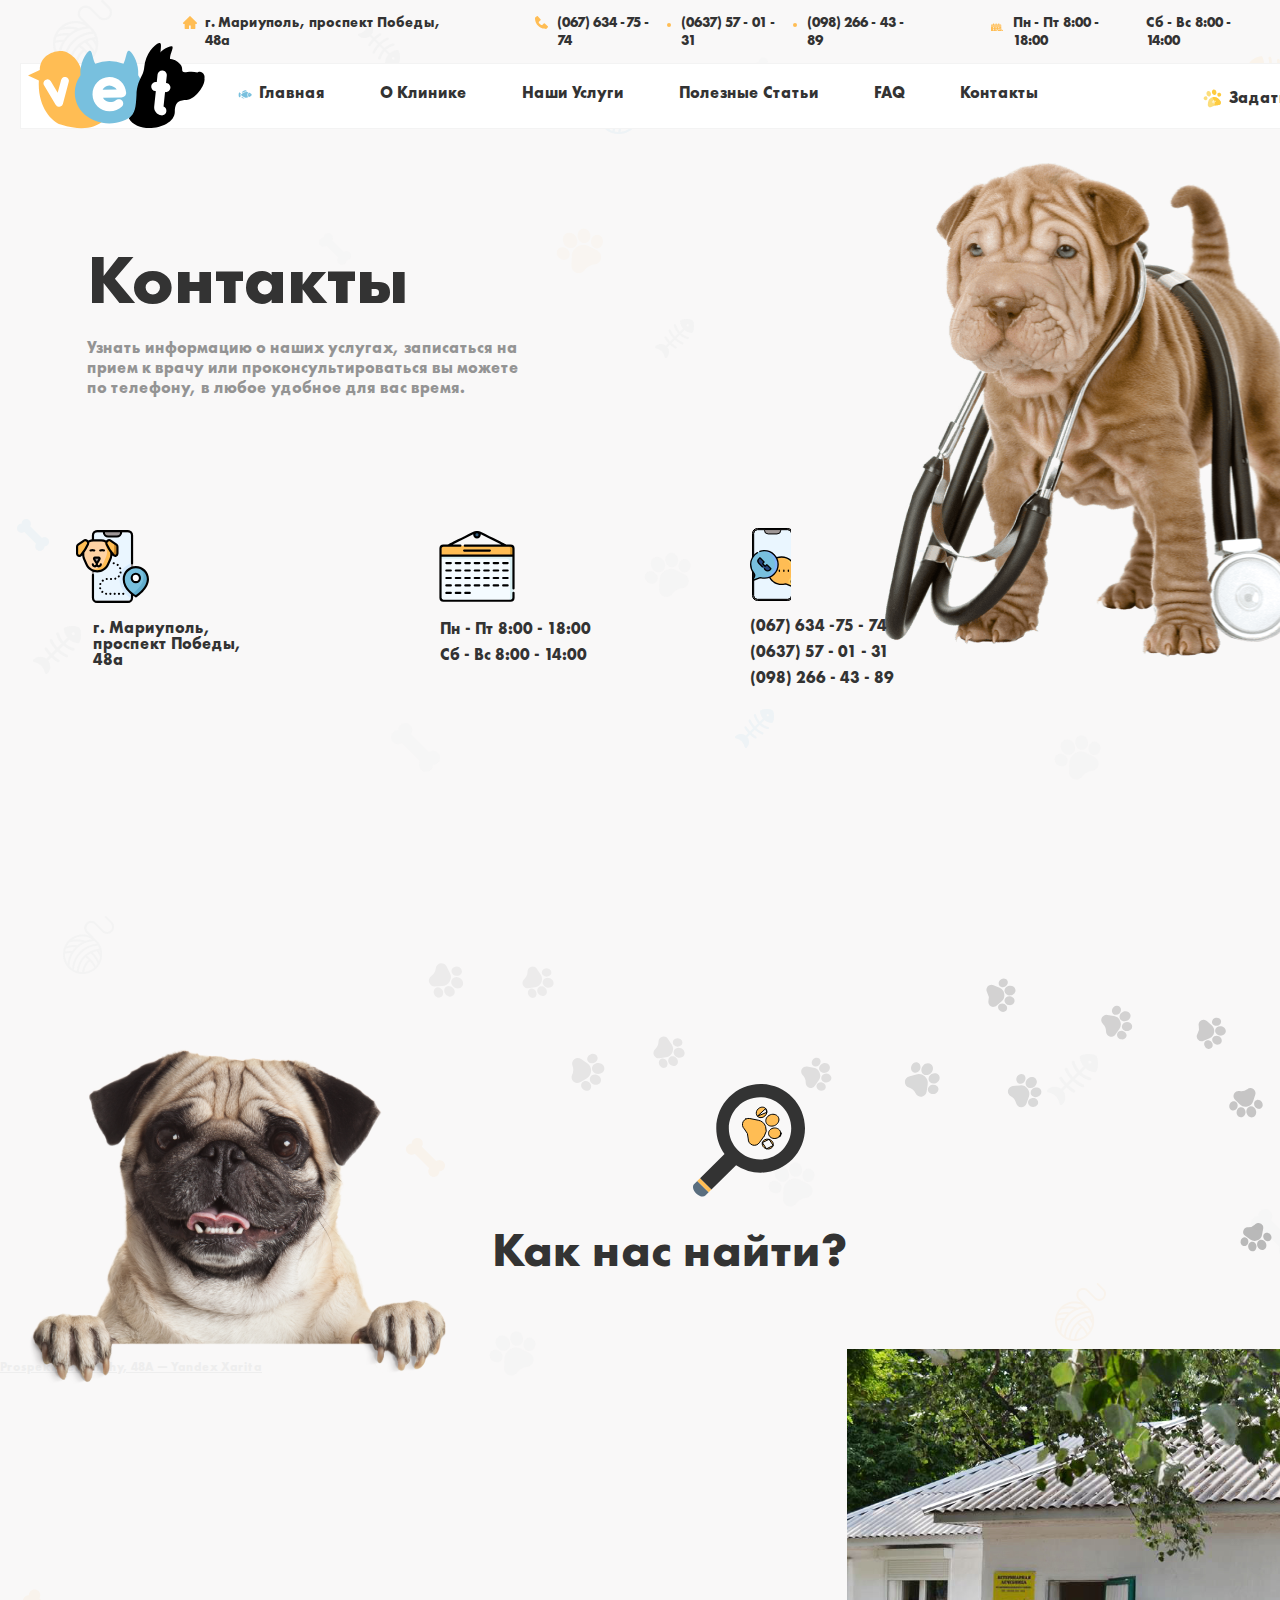
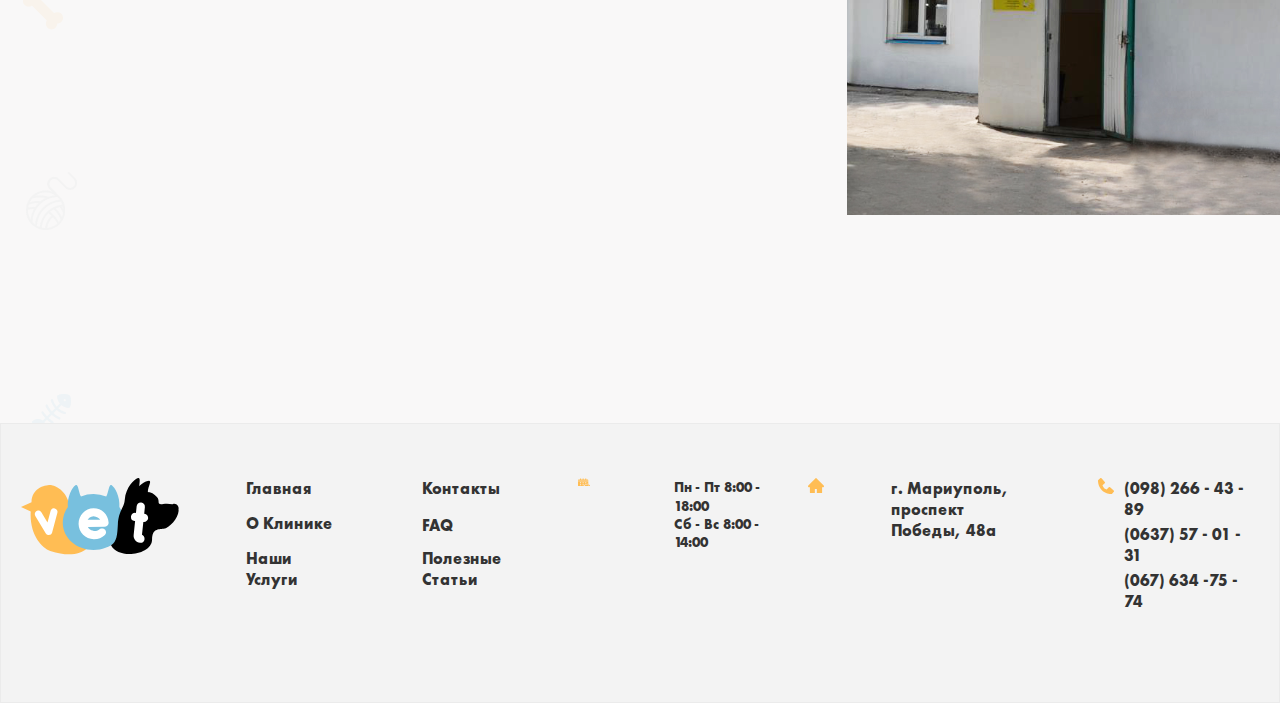
<file: contacts.html>
<!DOCTYPE html>
<html lang="en">
<head>
    <meta charset="UTF-8">
    <meta http-equiv="X-UA-Compatible" content="IE=edge">
    <meta name="viewport" content="width=device-width, initial-scale=1.0">
    <title>Second page</title>
    <!--<link rel="stylesheet" href="./main.css">-->
    <link rel="stylesheet" href="./normalize.css">  
    <link rel="stylesheet" href="./minified.css"> 
</head>
<body>
    <!--   Header section   -->
    <header class="site-header">
        <div class="container">
            <address class="site-adress">
                <address class="site-adress__mini">
                    г. Мариуполь, проспект Победы, 48а
                </address>
                <ul class="site-adress__list">
                    <li class="site-adress__items site-adress__items--active">
                        <a class="site-adress__link" href="tel:0676347574">
                            (067) 634 -75 - 74
                        </a>
                    </li>
                    <li class="site-adress__items site-adress__items--middle">
                        <a class="site-adress__link" href="tel:0637570131">
                            (0637) 57 - 01 - 31
                        </a>
                    </li>
                    <li class="site-adress__items site-adress__items--last">
                        <a class="site-adress__link" href="tel:0982664389">
                            (098) 266 - 43 - 89
                        </a>
                    </li>
                </ul>
                <ul class="site-adress__time-list">
                    <li class="site-adress__time-items">
                        <time class="site-adress__time-self" datetime="2023-05-02 08:00">
                        <strong>Пн - Пт</strong> 
                        8:00 - 18:00</time>
                    </li>
                    <li class="site-adress__time-items">
                        <time class="site-adress__time-self" datetime="2023-05-02 08:00">
                            <strong>Сб - Вс</strong>
                            8:00 - 14:00</time>
                        </li>
                    </ul>
                </address>
            </div>
            <div class="container">
                    <div class="site-header__wrapper">
                    <a class="site-logo" href="./index.html">
                        <img class="logo-img" src="./images/logo.svg" width="177" height="86" alt="site-logo">
                    </a>
                    <nav class="site-header__navigation nav">
                        <ul class="nav__list">
                            <li class="nav__items nav__items--initial">
                                <a class="nav__link" href="./index.html">
                                    Главная
                                </a>
                            </li>
                            <li class="nav__items">
                                <a  class="nav__link" href="./clinic.html">
                                    О Клинике
                                </a>
                            </li>
                            <li class="nav__items">
                                <a class="nav__link" href="./services.html">
                                    Наши Услуги
                                </a>
                            </li>
                            <li class="nav__items">
                                <a class="nav__link" href="./articles.html">
                                    Полезные Статьи
                                </a>
                            </li>
                            <li class="nav__items">
                                <a class="nav__link" href="./faq.html">
                                    FAQ
                                </a>
                            </li>
                            <li class="nav__items nav__items--last">
                                <a class="nav__link" href="./contacts.html">
                                    Контакты
                                </a>
                            </li>
                        </ul>
                    </nav>
                    <a class="site-header__link" href="#">
                        Задать вопрос
                    </a>
                </div>
            </div>
    </header>

   <main class="site-main"> 
    <!--   Intro section   -->
    <section class="intro">
        <div class="container">
            <div class="intro__textbox">
                <h2 class="intro__title">
                    Контакты
                </h2>
                <p class="intro__text">
                    Узнать информацию о наших услугах, записаться на прием к врачу или проконсультироваться вы можете по телефону, в любое удобное для вас время.
                </p>
            </div>
                <div class="intro__inner">
                    <ul class="intro__list intro__list--initial">
                        <li class="intro__items intro__items--initial">
                            <a class="intro__link intro__link--initial" href="#">
                                <address class="intro__location">г. Мариуполь, проспект Победы, 48а</address>
                            </a>
                        </li>
                    </ul>
                        <ul class="intro__list intro__list--middle">
                            <li class="intro__items intro__items--middle">
                                <a class="intro__link intro__link--middle" href="#">
                                    Пн - Пт 8:00 - 18:00
                                </a>
                                <a class="intro__link" href="#">
                                    Сб - Вс 8:00 - 14:00
                                </a>
                            </li>
                        </ul>
                        <ul class="intro__list intro__list--last">
                            <li class="intro__items intro__items--last">
                                <a class="intro__link intro__link--lastr" href="tel:0676347574">
                                    (067) 634 -75 - 74
                                </a>
                                <a class="intro__link" href="tel:0637570131">
                                    (0637) 57 - 01 - 31
                                </a>
                                <a class="intro__link" href="tel:0982664389">
                                    (098) 266 - 43 - 89
                                </a>
                            </li>
                        </ul>
                </div>
        </div>
    </section>

    <!--   Article section   -->
    <article class="contacts-article">
            <div class="container">
                <div class="contacts-article__wrapper">
                    <h1 class="visually-hidden">
                        How do you find us
                    </h1>
                    <h2 class="contacts-article__title">
                        Как нас найти?
                    </h2>
                </div>
            </div>
    </article>

    <!--   Destination section   -->
    <section class="destination">
        <div class="destination__main-wrapper">
            <h1 class="visually-hidden">Location section</h1>
            <div class="destination__wrapper">
                <div class="destination__iframe">
                    <div style="position:relative;"><a href="https://yandex.uz/maps/10366/mariupol/?utm_medium=mapframe&utm_source=maps" style="color:#eee;font-size:12px;position:absolute;top:0px;"></a><a href="https://yandex.uz/maps/10366/mariupol/house/prospekt_peremohy_48a/Z04YcANiTUEAQFptfX1xdnpjZw==/?ll=37.642447%2C47.107603&utm_medium=mapframe&utm_source=maps&z=16.49" style="color:#eee;font-size:12px;position:absolute;top:14px;">Prospekt Peremohy, 48А — Yandex Xarita</a><iframe src="https://yandex.uz/map-widget/v1/?ll=37.642447%2C47.107603&mode=search&ol=geo&ouri=ymapsbm1%3A%2F%2Fgeo%3Fdata%3DCgoxNDQ0MzEyNzU5EkvQo9C60YDQsNGX0L3QsCwg0JzQsNGA0ZbRg9C_0L7Qu9GMLCDQv9GA0L7RgdC_0LXQutGCINCf0LXRgNC10LzQvtCz0LgsIDQ40JAiCg3dkRZCFTBuPEI%2C&z=16.49" width="847" height="466"  style="position:relative; border: none"></iframe></div>  
                </div>
                <img class="destination__img" src="./images/white-house.svg"
                width="593"
                height="466"
                alt="white-house">
            </div>
        </div>
    </section>
   </main>

    <!--   Footer section   -->
    <footer class="site-footer footer">
    <div class="container">
        <div class="footer__wrapper">
            <a class="footer__link-logo" href="#">
                <img class="footer__logo" src="./images/logo.svg"
                alt="site-logo"
                width="158"
                height="76">
            </a>
            <ul class="footer__list footer__list--initial">
                <li class="footer__items footer__items--first">
                    <a class="footer__link" href="./index.html">
                        Главная
                    </a>
                </li>
                <li class="footer__items footer__items--second">
                    <a class="footer__link" href="./clinic.html">
                        О Клинике
                    </a>
                </li>
                <li class="footer__items footer__items--third">
                    <a class="footer__link" href="./services.html">
                        Наши Услуги
                    </a>
                </li>
            </ul>
            <ul class="footer__list footer__list--second">
                <li class="footer__items footer__items--fourth">
                    <a class="footer__link" href="./contacts.html">
                        Контакты
                    </a>
                </li>
                <li class="footer__items footer__items--fifth">
                    <a class="footer__link" href="./faq.html">
                        FAQ
                    </a>
                </li>
                <li class="footer__items">
                    <a class="footer__link" href="./articles.html">
                        Полезные Статьи
                    </a>
                </li>
            </ul>
            <ul class="footer__list footer__list--third">
                <li class="footer__items">
                    <time class="footer__date footer__date--first">
                        <strong>Пн - Пт</strong> 8:00 - 18:00
                    </time>
                </li>
                <li class="footer__items">
                    <time class="footer__date">
                        <strong>Сб - Вс</strong> 8:00 - 14:00
                    </time>
                </li>
            </ul>
            <address class="footer__adress">
                г. Мариуполь, проспект Победы, 48а
            </address>
            <ul class="footer__list footer__list--last">
                <li class="footer__items">
                    <a class="footer__link footer__link--number" href="tel:0982664389">
                        (098) 266 - 43 - 89
                    </a>
                </li>
                <li class="footer__items">
                    <a class="footer__link footer__link--phone" href="tel:0637570131">
                        (0637) 57 - 01 - 31
                    </a>
                </li>
                <li class="footer__items">
                    <a class="footer__link" href="tel:0676347574">
                        (067) 634 -75 - 74
                    </a>
                </li>
            </ul>
        </div>
    </div>
    </footer>   
    
</body>
</html>
</file>
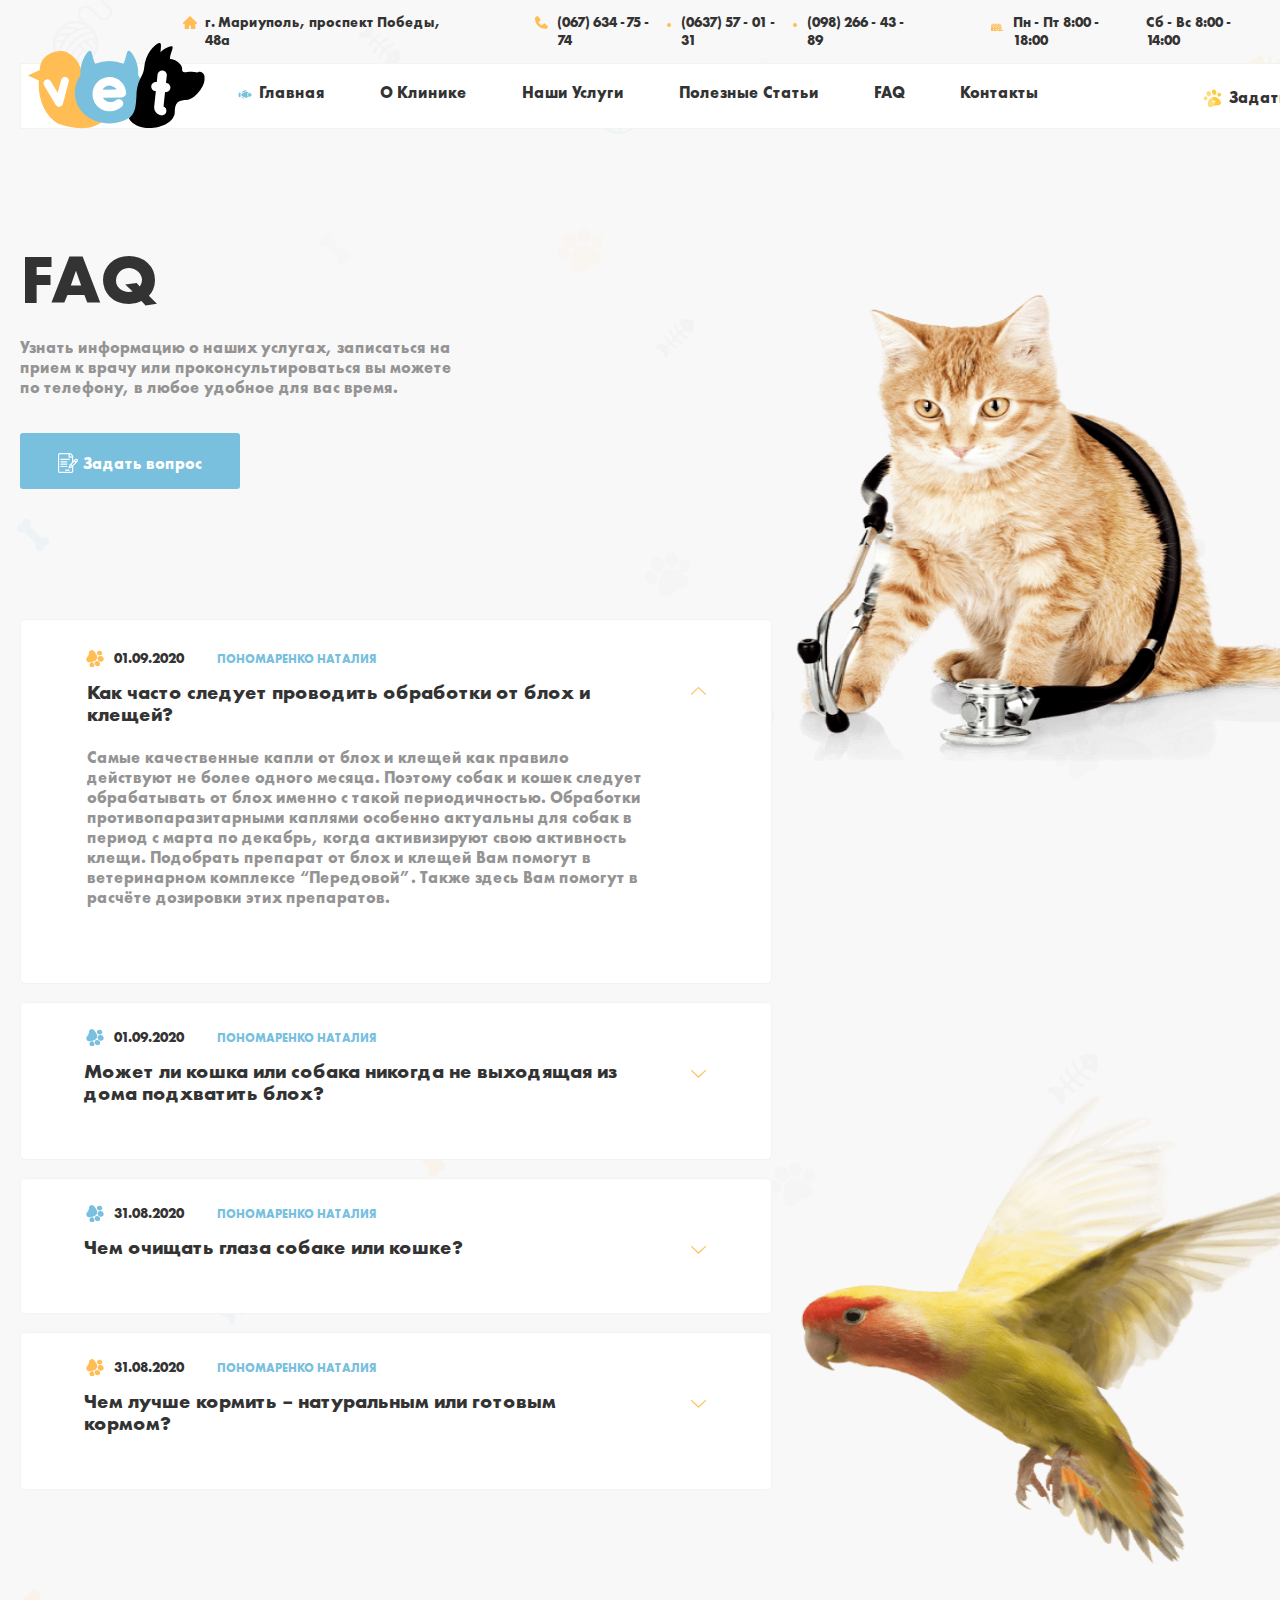
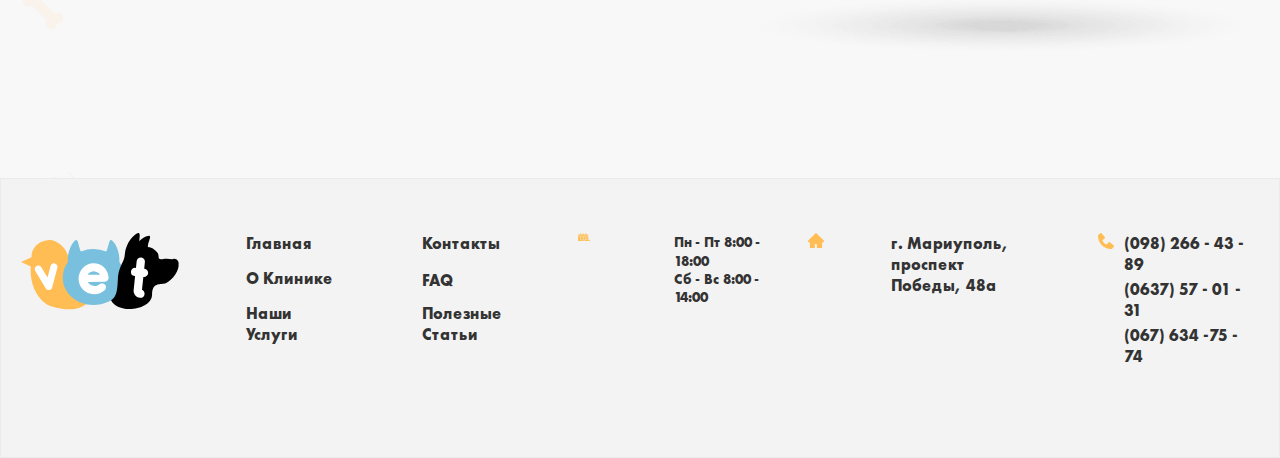
<file: faq.html>
<!DOCTYPE html>
<html lang="en">
<head>
    <meta charset="UTF-8">
    <meta http-equiv="X-UA-Compatible" content="IE=edge">
    <meta name="viewport" content="width=device-width, initial-scale=1.0">
    <title>Third page</title>
    <!--<link rel="stylesheet" href="./main.css">-->
    <link rel="stylesheet" href="./normalize.css">
    <link rel="stylesheet" href="./minified.css">
</head>
<body>
    <!--   Header section   -->
    <header class="site-header">
        <div class="container">
            <address class="site-adress">
                <address class="site-adress__mini">
                    г. Мариуполь, проспект Победы, 48а
                </address>
                <ul class="site-adress__list">
                    <li class="site-adress__items site-adress__items--active">
                        <a class="site-adress__link" href="tel:0676347574">
                            (067) 634 -75 - 74
                        </a>
                    </li>
                    <li class="site-adress__items site-adress__items--middle">
                        <a class="site-adress__link" href="tel:0637570131">
                            (0637) 57 - 01 - 31
                        </a>
                    </li>
                    <li class="site-adress__items site-adress__items--last">
                        <a class="site-adress__link" href="tel:0982664389">
                            (098) 266 - 43 - 89
                        </a>
                    </li>
                </ul>
                <ul class="site-adress__time-list">
                    <li class="site-adress__time-items">
                        <time class="site-adress__time-self" datetime="2023-05-02 08:00">
                        <strong>Пн - Пт</strong> 
                        8:00 - 18:00</time>
                    </li>
                    <li class="site-adress__time-items">
                        <time class="site-adress__time-self" datetime="2023-05-02 08:00">
                            <strong>Сб - Вс</strong>
                            8:00 - 14:00</time>
                        </li>
                    </ul>
                </address>
            </div>
            <div class="container">
                    <div class="site-header__wrapper">
                    <a class="site-logo" href="./index.html">
                        <img class="logo-img" src="./images/logo.svg" width="177" height="86" alt="site-logo">
                    </a>
                    <nav class="site-header__navigation nav">
                        <ul class="nav__list">
                            <li class="nav__items nav__items--initial">
                                <a class="nav__link" href="./index.html">
                                    Главная
                                </a>
                            </li>
                            <li class="nav__items">
                                <a  class="nav__link" href="./clinic.html">
                                    О Клинике
                                </a>
                            </li>
                            <li class="nav__items">
                                <a class="nav__link" href="./services.html">
                                    Наши Услуги
                                </a>
                            </li>
                            <li class="nav__items">
                                <a class="nav__link" href="./articles.html">
                                    Полезные Статьи
                                </a>
                            </li>
                            <li class="nav__items">
                                <a class="nav__link" href="./faq.html">
                                    FAQ
                                </a>
                            </li>
                            <li class="nav__items nav__items--last">
                                <a class="nav__link" href="./contacts.html">
                                    Контакты
                                </a>
                            </li>
                        </ul>
                    </nav>
                    <a class="site-header__link" href="#">
                        Задать вопрос
                    </a>
                </div>
            </div>
    </header>

    <main class="site-main">
        <!--   Hero section   -->
        <section class="faq-hero">
            <div class="container">
                <div class="faq-hero__wrapper">
                    <div class="faq-hero__textbox">
                        <h1 class="faq-hero__heading">
                            FAQ
                        </h1>
                        <p class="faq-hero__paragraph">
                            Узнать информацию о наших услугах, записаться на прием к врачу или проконсультироваться вы можете по телефону, в любое удобное для вас время.
                        </p>
                        <a href="#" class="faq-hero__link">
                            Задать вопрос
                        </a>
                    </div>
                    <h2 class="visually-hidden">
                        Faq cards
                    </h2>
                    <ul class="faq-hero__list">
                        <li class="faq-hero__items faq-hero__items--initial">
                            <time class="faq-hero__time" datetime="01092020">
                                01.09.2020
                            </time>
                            <span class="faq-hero__span">
                                Пономаренко Наталия
                            </span>
                            <div class="faq-hero__inner-textbox">
                                <h3 class="faq-hero__title faq-hero__title--initial">
                                    Как часто следует проводить обработки от блох и клещей?
                                </h3>
                                <p class="faq-hero__text">
                                    Самые качественные капли от блох и клещей как правило действуют не более одного месяца. Поэтому собак и кошек следует обрабатывать от блох именно с такой периодичностью. Обработки противопаразитарными каплями особенно актуальны для собак в период с марта по декабрь, когда активизируют свою активность клещи. Подобрать препарат от блох и клещей Вам помогут в ветеринарном комплексе “Передовой”. Также здесь Вам помогут в расчёте дозировки этих препаратов.
                                </p>
                            </div>
                        </li>
                        <li class="faq-hero__items faq-hero__items--middle">
                            <time class="faq-hero__time" datetime="01092020">
                                01.09.2020
                            </time>
                            <span class="faq-hero__span">
                                Пономаренко Наталия
                            </span>
                            <h3 class="faq-hero__title faq-hero__title--middle">
                                Может ли кошка или собака никогда не выходящая из дома подхватить блох?
                            </h3>
                        </li>
                        <li class="faq-hero__items faq-hero__items--middle">
                            <time class="faq-hero__time" datetime="31082020"> 
                                31.08.2020
                            </time>
                            <span class="faq-hero__span">
                                Пономаренко Наталия
                            </span>
                            <h3 class="faq-hero__title faq-hero__title--middle">
                                Чем очищать глаза собаке или кошке?
                            </h3>
                        </li>
                        <li class="faq-hero__items faq-hero__items--last">
                            <time class="faq-hero__time" datetime="31082020"> 
                                31.08.2020
                            </time>
                            <span class="faq-hero__span">
                                Пономаренко Наталия
                            </span>
                            <h3 class="faq-hero__title faq-hero__title--middle">
                                Чем лучше кормить – натуральным или готовым кормом?
                            </h3>
                        </li>
                    </ul>
                </div>
            </div>
        </section>
    </main>

     <!--   Footer section   -->
     <footer class="site-footer footer">
        <div class="container">
            <div class="footer__wrapper">
                <a class="footer__link-logo" href="#">
                    <img class="footer__logo" src="./images/logo.svg" alt="site-logo" width="158" height="76">
                </a>
                <ul class="footer__list footer__list--initial">
                    <li class="footer__items footer__items--first">
                        <a class="footer__link" href="./index.html">
                            Главная
                        </a>
                    </li>
                    <li class="footer__items footer__items--second">
                        <a class="footer__link" href="./clinic.html">
                            О Клинике
                        </a>
                    </li>
                    <li class="footer__items footer__items--third">
                        <a class="footer__link" href="./services.html">
                            Наши Услуги
                        </a>
                    </li>
                </ul>
                <ul class="footer__list footer__list--second">
                    <li class="footer__items footer__items--fourth">
                        <a class="footer__link" href="./contacts.html">
                            Контакты
                        </a>
                    </li>
                    <li class="footer__items footer__items--fifth">
                        <a class="footer__link" href="./faq.html">
                            FAQ
                        </a>
                    </li>
                    <li class="footer__items">
                        <a class="footer__link" href="./articles.html">
                            Полезные Статьи
                        </a>
                    </li>
                </ul>
                <ul class="footer__list footer__list--third">
                    <li class="footer__items">
                        <time class="footer__date footer__date--first">
                            <strong>Пн - Пт</strong> 8:00 - 18:00
                        </time>
                    </li>
                    <li class="footer__items">
                        <time class="footer__date">
                            <strong>Сб - Вс</strong> 8:00 - 14:00
                        </time>
                    </li>
                </ul>
                <address class="footer__adress">
                    г. Мариуполь, проспект Победы, 48а
                </address>
                <ul class="footer__list footer__list--last">
                    <li class="footer__items">
                        <a class="footer__link footer__link--number" href="tel:0982664389">
                            (098) 266 - 43 - 89
                        </a>
                    </li>
                    <li class="footer__items">
                        <a class="footer__link footer__link--phone" href="tel:0637570131">
                            (0637) 57 - 01 - 31
                        </a>
                    </li>
                    <li class="footer__items">
                        <a class="footer__link" href="tel:0676347574">
                            (067) 634 -75 - 74
                        </a>
                    </li>
                </ul>
            </div>
        </div>
     </footer> 
    
</body>
</html>
</file>
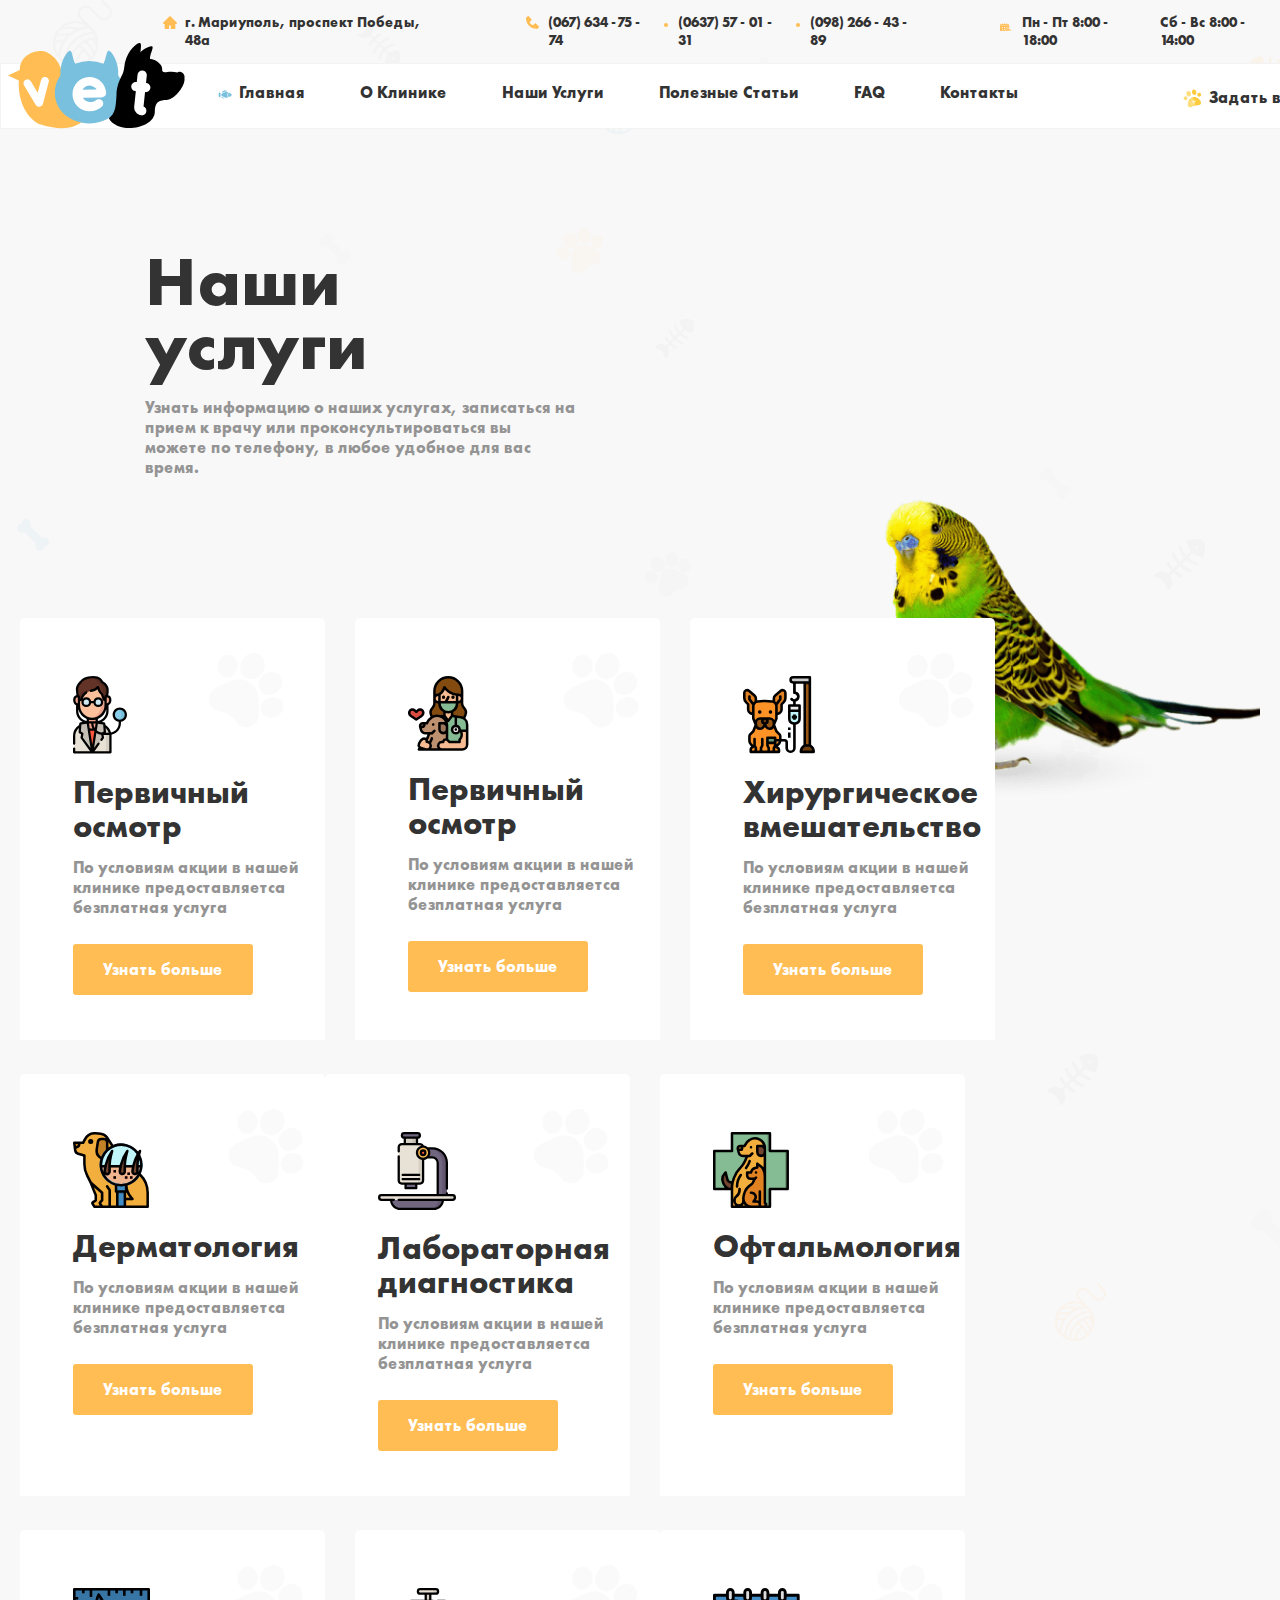
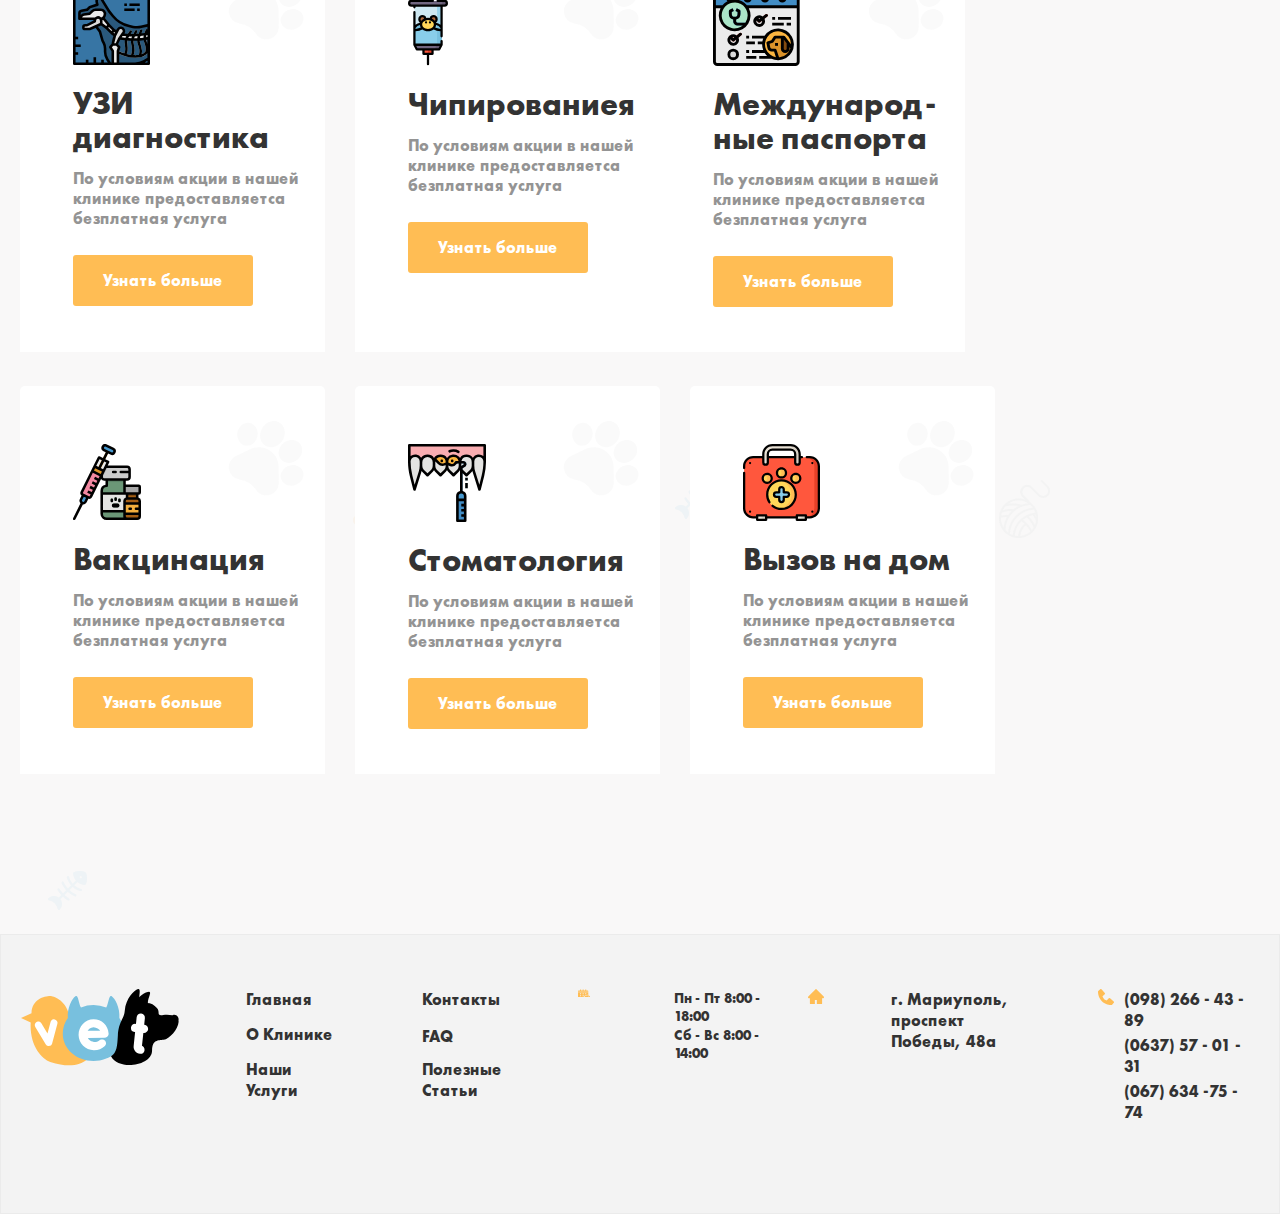
<file: services.html>
<!DOCTYPE html>
<html lang="en">
<head>
    <meta charset="UTF-8">
    <meta http-equiv="X-UA-Compatible" content="IE=edge">
    <meta name="viewport" content="width=device-width, initial-scale=1.0">
    <title>Fourth page</title>
    <!--<link rel="stylesheet" href="./main.css">-->
    <link rel="stylesheet" href="./normalize.css">
    <link rel="stylesheet" href="./minified.css">
</head>
<body>
    <!--   Header section    -->
    <header class="site-header">
        <address class="site-adress">
            <address class="site-adress__mini">
                г. Мариуполь, проспект Победы, 48а
            </address>
            <ul class="site-adress__list">
                <li class="site-adress__items site-adress__items--active">
                    <a class="site-adress__link" href="tel:0676347574">
                        (067) 634 -75 - 74
                    </a>
                </li>
                <li class="site-adress__items site-adress__items--middle">
                    <a class="site-adress__link" href="tel:0637570131">
                        (0637) 57 - 01 - 31
                    </a>
                </li>
                <li class="site-adress__items site-adress__items--last">
                    <a class="site-adress__link" href="tel:0982664389">
                        (098) 266 - 43 - 89
                    </a>
                </li>
            </ul>
            <ul class="site-adress__time-list">
                <li class="site-adress__time-items">
                    <time class="site-adress__time-self" datetime="2023-05-02 08:00">
                    <strong>Пн - Пт</strong> 
                    8:00 - 18:00</time>
                </li>
                <li class="site-adress__time-items">
                    <time class="site-adress__time-self" datetime="2023-05-02 08:00">
                        <strong>Сб - Вс</strong>
                        8:00 - 14:00</time>
                    </li>
                </ul>
        </address>
                <div class="site-header__wrapper">
                <a class="site-logo" href="./index.html">
                    <img class="logo-img" src="./images/logo.svg" width="177" height="86" alt="site-logo">
                </a>
                <nav class="site-header__navigation nav">
                    <ul class="nav__list">
                        <li class="nav__items nav__items--initial">
                            <a class="nav__link" href="./index.html">
                                Главная
                            </a>
                        </li>
                        <li class="nav__items">
                            <a  class="nav__link" href="./clinic.html">
                                О Клинике
                            </a>
                        </li>
                        <li class="nav__items">
                            <a class="nav__link" href="./services.html">
                                Наши Услуги
                            </a>
                        </li>
                        <li class="nav__items">
                            <a class="nav__link" href="./articles.html">
                                Полезные Статьи
                            </a>
                        </li>
                        <li class="nav__items">
                            <a class="nav__link" href="./faq.html">
                                FAQ
                            </a>
                        </li>
                        <li class="nav__items nav__items--last">
                            <a class="nav__link" href="./contacts.html">
                                Контакты
                            </a>
                        </li>
                    </ul>
                </nav>
                <a class="site-header__link" href="#">
                    Задать вопрос
                </a>
            </div>
        </div>
    </header>

    <main class="site-main">
        <!--   Services hero section   -->
        <section class="services-hero">
            <div class="container">
                <div class="services-hero__wrapper">
                <div class="services-hero__textbox">
                    <h1 class="services-hero__heading">
                        Наши услуги
                    </h1>
                    <p class="services-hero__paragraph">
                        Узнать информацию о наших услугах, записаться на прием к врачу или проконсультироваться вы можете по телефону, в любое удобное для вас время.
                    </p>
                </div>
                <ol class="services-hero__list">
                    <li class="services-hero__items services-hero__items--initial">
                        <img class="services-hero__img" src="./images/doctorr.svg"
                        width="54"
                        height="78"
                        alt="doctor img">
                        <div class="services-hero__inner-textbox">
                            <h3 class="services-hero__title">
                                Первичный осмотр
                            </h3>
                            <p class="services-hero__text">
                                По условиям акции в нашей клинике предоставляетса безплатная услуга
                            </p>
                        </div>
                        <a class="services-hero__link" href="./check.html">
                            Узнать больше
                        </a>
                    </li>
                    <li class="services-hero__items services-hero__items--second">
                        <img class="services-hero__img" src="./images/lady.svg"
                        width="61"
                        height="77"
                        alt="female doctor img">
                        <div class="services-hero__inner-textbox">
                            <h3 class="services-hero__title">
                                Первичный осмотр
                            </h3>
                            <p class="services-hero__text">
                                По условиям акции в нашей клинике предоставляетса безплатная услуга
                            </p>
                        </div>
                        <a class="services-hero__link" href="./check.html">
                            Узнать больше
                        </a>
                    </li>
                    <li class="services-hero__items services-hero__items--third">
                        <img class="services-hero__img" src="./images/dog therapy.svg"
                        width="72"
                        height="77"
                        alt="dog therapy">
                        <div class="services-hero__inner-textbox">
                            <h3 class="services-hero__title">
                                Хирургическое вмешательство
                            </h3>
                            <p class="services-hero__text">
                                По условиям акции в нашей клинике предоставляетса безплатная услуга
                            </p>
                        </div>
                        <a class="services-hero__link" href="#">
                            Узнать больше
                        </a>
                    </li>
                    <li class="services-hero__items services-hero__items--fourth">
                        <img class="services-hero__img" src="./images/sick dog.svg"
                        width="76"
                        height="76"
                        alt="sick dog">
                        <div class="services-hero__inner-textbox">
                            <h3 class="services-hero__title">
                                Дерматология
                            </h3>
                            <p class="services-hero__text">
                                По условиям акции в нашей клинике предоставляетса безплатная услуга
                            </p>
                        </div>
                        <a class="services-hero__link" href="#">
                            Узнать больше
                        </a>
                    </li>
                    <li class="services-hero__items services-hero__items--fifth">
                        <img class="services-hero__img" src="./images/veterinary.svg"
                        width="78"
                        height="78"
                        alt="labaratory tool">
                        <div class="services-hero__inner-textbox">
                            <h3 class="services-hero__title">
                                Лабораторная диагностика
                            </h3>
                            <p class="services-hero__text">
                                По условиям акции в нашей клинике предоставляетса безплатная услуга
                            </p>
                        </div>
                        <a class="services-hero__link" href="#">
                            Узнать больше
                        </a>
                    </li>
                    <li class="services-hero__items services-hero__items--sixth">
                        <img class="services-hero__img" src="./images/dogs.svg"
                        width="76"
                        height="76"
                        alt="dogs img">
                        <div class="services-hero__inner-textbox">
                            <h3 class="services-hero__title">
                                Офтальмология
                            </h3>
                            <p class="services-hero__text">
                                По условиям акции в нашей клинике предоставляетса безплатная услуга
                            </p>
                        </div>
                        <a class="services-hero__link" href="#">
                            Узнать больше
                        </a>
                    </li>
                    <li class="services-hero__items services-hero__items--seventh">
                        <img class="services-hero__img" src="./images/dogmrt.svg"
                        width="77"
                        height="77"
                        alt="dog mrt">
                        <div class="services-hero__inner-textbox">
                            <h3 class="services-hero__title">
                                УЗИ диагностика
                            </h3>
                            <p class="services-hero__text">
                                По условиям акции в нашей клинике предоставляетса безплатная услуга
                            </p>
                        </div>
                        <a class="services-hero__link" href="#">
                            Узнать больше
                        </a>
                    </li>
                    <li class="services-hero__items services-hero__items--eighth">
                        <img src="./images/injection.svg"
                        width="40"
                        height="77"
                        alt="injection">
                        <div class="services-hero__inner-textbox">
                            <h3 class="services-hero__title">
                                Чипированиея
                            </h3>
                            <p class="services-hero__text">
                                По условиям акции в нашей клинике предоставляетса безплатная услуга
                            </p>
                        </div>
                        <a class="services-hero__link" href="#">
                            Узнать больше
                        </a>
                    </li>
                    <li class="services-hero__items services-hero__items--nineth">
                        <img class="services-hero__img" src="./images/internationalid.svg"
                        width="87"
                        height="78"
                        alt="international id">
                        <div class="services-hero__inner-textbox">
                            <h3 class="services-hero__title">
                                Международ-ные паспорта
                            </h3>
                            <p class="services-hero__text">
                                По условиям акции в нашей клинике предоставляетса безплатная услуга
                            </p>
                        </div>
                        <a class="services-hero__link" href="#">
                            Узнать больше
                        </a>
                    </li>
                    <li class="services-hero__items services-hero__items--tenth">
                        <img class="services-hero__img" src="./images/vaccination.svg"
                        width="68"
                        height="76"
                        alt="vaccination">
                        <div class="services-hero__inner-textbox">
                            <h3 class="services-hero__title">
                                Вакцинация
                            </h3>
                            <p class="services-hero__text">
                                По условиям акции в нашей клинике предоставляетса безплатная услуга
                            </p>
                        </div>
                        <a class="services-hero__link" href="#">
                            Узнать больше
                        </a>
                    </li>
                    <li class="services-hero__items services-hero__items--eleventh">
                        <img class="services-hero__img" src="./images/teeth.svg"
                        width="78"
                        height="78"
                        alt="stamatology">
                        <div class="services-hero__inner-textbox">
                            <h3 class="services-hero__title">
                                Стоматология
                            </h3>
                            <p class="services-hero__text">
                                По условиям акции в нашей клинике предоставляетса безплатная услуга
                            </p>
                        </div>
                        <a class="services-hero__link" href="#">
                            Узнать больше
                        </a>
                    </li>
                    <li class="services-hero__items services-hero__items--last">
                        <img class="services-hero__img" src="./images/suggestion.svg"
                        width="77"
                        height="77"
                        alt="suggestion to your home">
                        <div class="services-hero__inner-textbox">
                            <h3 class="services-hero__title">
                                Вызов на дом
                            </h3>
                            <p class="services-hero__text">
                                По условиям акции в нашей клинике предоставляетса безплатная услуга
                            </p>
                        </div>
                        <a class="services-hero__link" href="#">
                            Узнать больше
                        </a>
                    </li>
                </ol>
                </div>
            </div>
        </section>
    </main>

     <!--   Footer section   -->
     <footer class="site-footer footer">
        <div class="container">
            <div class="footer__wrapper">
                <a class="footer__link-logo" href="#">
                    <img class="footer__logo" src="./images/logo.svg" alt="site-logo" width="158" height="76">
                </a>
                <ul class="footer__list footer__list--initial">
                    <li class="footer__items footer__items--first">
                        <a class="footer__link" href="./index.html">
                            Главная
                        </a>
                    </li>
                    <li class="footer__items footer__items--second">
                        <a class="footer__link" href="./clinic.html">
                            О Клинике
                        </a>
                    </li>
                    <li class="footer__items footer__items--third">
                        <a class="footer__link" href="./services.html">
                            Наши Услуги
                        </a>
                    </li>
                </ul>
                <ul class="footer__list footer__list--second">
                    <li class="footer__items footer__items--fourth">
                        <a class="footer__link" href="./contacts.html">
                            Контакты
                        </a>
                    </li>
                    <li class="footer__items footer__items--fifth">
                        <a class="footer__link" href="./faq.html">
                            FAQ
                        </a>
                    </li>
                    <li class="footer__items">
                        <a class="footer__link" href="./articles.html">
                            Полезные Статьи
                        </a>
                    </li>
                </ul>
                <ul class="footer__list footer__list--third">
                    <li class="footer__items">
                        <time class="footer__date footer__date--first">
                            <strong>Пн - Пт</strong> 8:00 - 18:00
                        </time>
                    </li>
                    <li class="footer__items">
                        <time class="footer__date">
                            <strong>Сб - Вс</strong> 8:00 - 14:00
                        </time>
                    </li>
                </ul>
                <address class="footer__adress">
                    г. Мариуполь, проспект Победы, 48а
                </address>
                <ul class="footer__list footer__list--last">
                    <li class="footer__items">
                        <a class="footer__link footer__link--number" href="tel:0982664389">
                            (098) 266 - 43 - 89
                        </a>
                    </li>
                    <li class="footer__items">
                        <a class="footer__link footer__link--phone" href="tel:0637570131">
                            (0637) 57 - 01 - 31
                        </a>
                    </li>
                    <li class="footer__items">
                        <a class="footer__link" href="tel:0676347574">
                            (067) 634 -75 - 74
                        </a>
                    </li>
                </ul>
            </div>
        </div>
     </footer> 
    
</body>
</html>
</file>
<file: main.css>
/*
* Prefixed by https://autoprefixer.github.io
* PostCSS: v8.4.14,
* Autoprefixer: v10.4.7
* Browsers: last 4 version
*/

@font-face {
    font-family: "Futura PT";
    src: url("./fonts/FuturaPT-Medium.woff2");
}

@font-face {
    font-family: "Futura PT";
    src: url("./fonts/FuturaPT-Light.woff2");
}

@font-face {
    font-family: "Futura PT";
    src: url("./fonts/FuturaPT-Book.woff2");
}

@font-face {
    font-family: "Futura PT";
    src: url("./fonts/FuturaPT-Bold.woff2");
}

:root {
    --main-text-color: #333;
    --main-font-weight: 500;
    --main-font-size: 20px;
    --main-line-height: 22px;
    --main-bg-color: #78c0de;
}

* {
    -webkit-box-sizing: border-box;
            box-sizing: border-box;
}


img {
    display: block;
    height: auto;
}

html {
    height: 100%;
}

body {
    display: -webkit-box;
    display: -ms-flexbox;
    display: flex;
    -webkit-box-orient: vertical;
    -webkit-box-direction: normal;
        -ms-flex-direction: column;
            flex-direction: column;
    height: 100%;
    margin: 0;
    padding: 0;
    font-family: "Futura PT", "Arial", sans-serif;
    background-image: url("./images/bg.png");
    background-color: #f9f8f8;
    overflow-x: hidden;
}

.container {
    max-width: 1350px;
    width: 100%;
    margin: 0 auto;
    padding: 0 20px;
}

.site-main {
    -webkit-box-flex: 1;
        -ms-flex-positive: 1;
            flex-grow: 1;
}

                   /*   Header section   */
.site-header {
    padding-top: 13px;
}

              /*  Site-adress Inner  */
.site-adress {
    display: -webkit-box;
    display: -ms-flexbox;
    display: flex;
    padding-bottom: 13px;
    padding-left: 185px;
}

.site-adress__mini {
    position: relative;
    font-style: normal;
    font-size: 14px;
    line-height: 18px;
    color: #333;
    margin-right: 106px;
    -webkit-transition: color 0.5s ease;
    -o-transition: color 0.5s ease;
    transition: color 0.5s ease;
}

.site-adress__mini:hover {
    color: #ffbd54;
}

.site-adress__mini:active {
    color: #333;
    opacity: 0.6;
}

.site-adress__mini::before {
    position: absolute;
    top: 3px;
    left: -22px;
    width: 14px;
    height: 13px;
    content: "";
    display: inline-block;
    background-image: url("./images/small\ house.svg");
    background-size: contain;
}

.site-adress__list {
    display: -webkit-box;
    display: -ms-flexbox;
    display: flex;
    margin: 0;
    margin-right: 98px;
    padding-left: 0;
    list-style: none;
}

.site-adress__items {
    position: relative;
    margin-right: 22px;
}

.site-adress__items--active::before {
    position: absolute;
    top: 3px;
    left: -22px;
    width: 13px;
    height: 13px;
    content: "";
    display: inline-block;
    background-image: url("./images/call.svg");
    background-size: contain;
}

.site-adress__items--middle::before {
    position: absolute;
    top: 10px;
    left: -14px;
    width: 4px;
    height: 4px;
    content: "";
    display: inline-block;
    background-image: url("./images/Dot.svg");
    background-size: contain;
}

.site-adress__items--last {
    margin-right: 0;
}

.site-adress__items--last::before {
    position: absolute;
    top: 10px;
    left: -14px;
    width: 4px;
    height: 4px;
    content: "";
    display: inline-block;
    background-image: url("./images/Dot.svg");
    background-size: contain;
}

.site-adress__link {
    display: inline-block;
    font-size: 14px;
    line-height: 18px;
    color: #333;
    font-style: normal;
    text-decoration: none;
    -webkit-transition: color 0.5s ease;
    -o-transition: color 0.5s ease;
    transition: color 0.5s ease;
}

.site-adress__link:hover {
    color: #ffbd54;
}

.site-adress__link:active {
    color: #333;
    opacity: 0.6;
}

.site-adress__time-list {
    display: -webkit-box;
    display: -ms-flexbox;
    display: flex;
    margin: 0;
    padding-left: 0;
    list-style: none;
}

.site-adress__time-items {
    position: relative;
}

.site-adress__time-items:first-child {
    margin-right: 17px;
}

.site-adress__time-items:first-child::before {
    position: absolute;
    top: 10px;
    left: -22px;
    width: 11.67px;
    height: 8.17px;
    content: "";
    display: inline-block;
    background-image: url("./images/schedule\ \(1\).svg");
    background-repeat: no-repeat;
    background-size: cover;
}

.site-adress__time-self {
    font-style: normal;
    font-size: 14px;
    line-height: 18px;
    color: #333;
    -webkit-transition: color 0.5s ease;
    -o-transition: color 0.5s ease;
    transition: color 0.5s ease;
}

.site-adress__time-self:hover {
    color: #ffbd54;
}

.site-adress__time-self:active {
    color: #333;
    opacity: 0.6;
}

   /*  Nav  */

.site-header__wrapper {
    position: relative;
    z-index: 1;
    display: -webkit-box;
    display: -ms-flexbox;
    display: flex;
    width: 1440px;
    padding-top: 18px;
    padding-bottom: 20px;
    background-color: #fff;
    border: 1px solid #f3f3f3;
}

.site-logo {
    position: absolute;
    top: -21px;
    left: 7px;
    z-index: 3;
    margin-right: 115px;
    -webkit-transition: opacity 0.5s ease;
    -o-transition: opacity 0.5s ease;
    transition: opacity 0.5s ease;
}

.site-logo:hover {
    opacity: 0.8;
}

.site-logo:active {
    opacity: 0.6;
}

.nav__list {
    position: relative;
    display: -webkit-box;
    display: -ms-flexbox;
    display: flex;
    margin: 0;
    margin-right: 164.49px;
    margin-left: 238px;
    padding-left: 0;
    list-style: none;
}

.nav__items {
    position: relative;
    margin-right: 55px;
}

.nav__items--initial::before {
    position: absolute;
    top: 5px;
    left: -22px;
    width: 14.75px;
    height: 14.75px;
    content: "";
    display: inline-block;
    background-image: url("./images/fish.svg");
    background-repeat: no-repeat;
    background-size: cover;
}

.nav__items--last {
    margin-right: 0;
}

.nav__link {
    display: inline-block;
    line-height: 21px;
    color: #333333;
    text-decoration: none;
    -webkit-transition: border-bottom 0.2s ease;
    -o-transition: border-bottom 0.2s ease;
    transition: border-bottom 0.2s ease;
}

.nav__link:hover {
    border-bottom: 4px solid #f4ffad;
}

.nav__link:active {
    opacity: 0.6;
}

.site-header__link {
    display: inline-block;
    line-height: 21px;
    color: #333;
    text-decoration: none;
    -webkit-transition: border-bottom 0.2s ease;
    -o-transition: border-bottom 0.2s ease;
    transition: border-bottom 0.2s ease;
}

.site-header__link:hover {
    border-bottom: 4px solid #f4ffad;
}

.site-header__link:active {
    opacity: 0.6;
}

.site-header__link::before {
    position: relative;
    top: 6px;
    width: 23px;
    height: 20.95px;
    content: "";
    display: inline-block;
    background-image: url("./images/pet.svg");
    background-repeat: no-repeat;
    background-size: contain;
}


   /*  Hero section  */

 .hero {
    width: 100%;
    background-image: url("./images/animals-img.png"), url("./images/parrot-img.png");
    background-repeat: no-repeat;
    background-size: contain, 250px;
    background-position: calc(50% + -480px) calc(50% + -180px), calc(50% + 655px) calc(50% + 156px);
 }  

 .hero__textbox {
    width: 608px;
    margin-left: auto;
    margin-right: 32px;
    padding-top: 153px;
    padding-bottom: 327px;
 }

 .hero__title {
    font-weight: 700;
    font-size: 70px;
    line-height: 64px;
    color: #333;
    margin-top: 0;
 }

 .hero__span {
    font-weight: 700;
    font-size: 70px;
    line-height: 64px;
    color: #78c0de;
 }

.hero__text {
    font-weight: normal;
    line-height: 21px;
    color: #949494;
    margin-top: 0;
    margin-bottom: 38px;
}

.hero__link {
    line-height: 21px;
    color: #fff;
    background-color: #333;
    border-radius: 3px;
    text-decoration: none;
    padding-top: 15px;
    padding-right: 48px;
    padding-bottom: 16px;
    padding-left: 47px;
    -webkit-transition: color 0.5s ease, background-color 0.5s ease;
    -o-transition: color 0.5s ease, background-color 0.5s ease;
    transition: color 0.5s ease, background-color 0.5s ease;
}

.hero__link:hover {
    color: #333;
    background-color: #ffbd54;
}

.hero__link:active {
    opacity: 0.6;
}


   /*  Article  */

.site-article {
    position: relative;
    padding-bottom: 191px;
}   

.site-article::before {
    position: absolute;
    top: -43px;
    left: 615px;
    width: 140px;
    height: 1px;
    content: "";
    display: inline-block;
    background-image: url("./images/Line.svg");
    background-repeat: no-repeat;
}

.site-article::after {
    position: relative;
    top: -60px;
    left: 615px;
    width: 140px;
    height: 1px;
    content: "";
    display: inline-block;
    background-image: url("./images/Line.svg");
    background-repeat: no-repeat;
}

.site-article__textbox::before {
    position: absolute;
    left: 160px;
    top: -45px;
    width: 110px;
    height: 90px;
    content: "";
    display: inline-block;
    background-image: url("./images/comma.svg");
    background-repeat: no-repeat;
    background-size: contain;
}

.site-article__textbox::after {
    position: absolute;
    top: 55px;
    right: 155px;
    width: 110px;
    height: 90px;
    content: "";
    display: inline-block;
    background-image: url("./images/comma\ reverse.svg");
    background-repeat: no-repeat;
    background-size: contain;

}

.site-article__textbox {
    width: 753px;
    margin: 0 auto;
}   

.site-article__text {
    font-weight: normal;
    font-size: 20px;
    line-height: 26px;
    color: #949494;
    margin-top: 0;
    text-align: center;
    margin-bottom: 70px;
}

.site-article__span {
    font-size: 20px;
    line-height: 26px;
    color: #333;
    text-align: center;
    margin-left: 170px;
}

   /*  Cards  */

.card {
    padding-bottom: 235px;
}   

.card__main-title {
    font-weight: 700;
    font-size: 48px;
    line-height: 54px;
    color: #333;
    margin-top: 0;
    margin-bottom: 80px;
    text-align: center;
}

.card__list {
    display: -webkit-box;
    display: -ms-flexbox;
    display: flex;
    list-style: none;
    margin: 0;
    padding-left: 0;
}

.card__list::before {
    position: relative;
    top: 100px;
    right: 15px;
    width: 14px;
    height: 26px;
    content: "";
    display: inline-block;
    background-image: url("./images/arrow1.svg");
    background-repeat: no-repeat;
    background-size: contain;
}

.card__list::after {
    position: relative;
    top: 103px;
    left: 15px;
    width: 14px;
    height: 26px;
    content: "";
    display: inline-block;
    background-image: url("./images/arrow2.svg");
    background-repeat: no-repeat;
    background-size: contain;
}


.card__items {
    width: 200px;
    height: 201px;
    background-color: #fff;
    border: 1px solid #f3f3f3;
    border-radius: 5px;
    margin-right: 20px;
    margin-bottom: 14px;
    -webkit-transition: color 0.5s ease;
    -o-transition: color 0.5s ease;
    transition: color 0.5s ease;
}

.card__items:hover {
    opacity: 0.8;
}

.card__items:active {
    opacity: 0.6;
}

.card__title {
    font-size: 18px;
    line-height: 22px;
    color: #333;
    text-align: center;
    margin-top: 21px;
    margin-bottom: 0;
}

.card__items--initial {
    margin-bottom: 0;
    padding-top: 30px;
    padding-right: 32px;
    padding-bottom: 42px;
    padding-left: 35px;
    border-bottom: none;
}

.card__items--initial::before {
    position: relative;
    left: 35px;
    width: 54px;
    height: 78px;
    content: "";
    display: inline-block;
    background-image: url("./images/doctorr.svg");
    background-repeat: no-repeat;
    background-size: contain;
}

.card__items--second {
    padding-top: 30px;
    padding-right: 32px;
    padding-bottom: 28px;
    padding-left: 35px;
}

.card__items--second::before {
    position: relative;
    left: 23px;
    width: 61px;
    height: 77px;
    content: "";
    display: inline-block;
    background-image: url("./images/lady.svg");
    background-repeat: no-repeat;
    background-size: contain;
}

.card__items--third {
    padding-top: 30px;
    padding-right: 32px;
    padding-bottom: 28px;
    padding-left: 35px;
}

.card__items--third::before {
    position: relative;
    left: 23px;
    width: 72px;
    height: 77px;
    content: "";
    display: inline-block;
    background-image: url("./images/dog\ therapy.svg");
    background-repeat: no-repeat;
    background-size: contain;
}

.card__items--fourth {
    padding-top: 30px;
    padding-right: 32px;
    padding-left: 35px;
    padding-bottom: 39px;
}

.card__items--fourth::before {
    position: relative;
    left: 14px;
    width: 75px;
    height: 76px;
    content: "";
    display: inline-block;
    background-image: url("./images/sick\ dog.svg");
    background-repeat: no-repeat;
    background-size: contain;
}

.card__items--fifth {
    padding-top: 30px;
    padding-right: 32px;
    padding-left: 35px;
    padding-bottom: 28px;
}

.card__items--fifth::before {
    position: relative;
    left: 16px;
    width: 78px;
    height: 78px;
    content: "";
    display: inline-block;
    background-image: url("./images/veterinary.svg");
    background-repeat: no-repeat;
    background-size: contain;
}

.card__items--last {
    margin-right: 0;
    padding-top: 31px;
    padding-right: 32px;
    padding-left: 35px;
    padding-bottom: 39px;
}

.card__items--last::before {
    position: relative;
    left: 25px;
    width: 76px;
    height: 76px;
    content: "";
    display: inline-block;
    background-image: url("./images/dogs.svg");
    background-repeat: no-repeat;
    background-size: contain;
}

  /*  Card inner  */

.card__inner {
    display: -webkit-box;
    display: -ms-flexbox;
    display: flex;
    background-color: #fff;
    border-radius: 0px 5px 5px 5px;
    padding-top: 41px;
    padding-right: 0px;
    padding-bottom: 41px;
    padding-left: 35px;
}

.card__img {
    margin-right: 67px;
}

.card__inner-wrapper {
    width: 492px;
    padding-top: 32px;
    padding-bottom: 31px;
}

.card__inner-title {
    font-size: 36px;
    line-height: 20px;
    color: #333;
    margin-top: 0;
    margin-bottom: 18px;
}

.card__text {
    font-weight: normal;
    line-height: 20px;
    color: #949494;
    margin-top: 0;
}

.card__text--initial {
    margin-bottom: 9px;
}

.card__text--last {
    margin-bottom: 34px;
}

.card__link {
    display: inline-block;
    line-height: 21px;
    color: #fff;
    text-decoration: none;
    -webkit-transition: color 0.5s ease, background-color 0.5s ease;
    -o-transition: color 0.5s ease, background-color 0.5s ease;
    transition: color 0.5s ease, background-color 0.5s ease;
}

.card__link--initial {
    background-color: #ffbd54;
    border-radius: 3px;
    margin-right: 21px;
    padding-top: 14px;
    padding-right: 36px;
    padding-bottom: 15px;
    padding-left: 34px;
}

.card__link--initial:hover {
    color: #ffbd54;
    background-color: #333;
}

.card__link--initial:active {
    opacity: 0.6;
}

.card__link--initial::before {
    position: relative;
    top: 5px;
    width: 21px;
    height: 21px;
    content: "";
    display: inline-block;
    background-image: url("./images/linkfirst.svg");
    background-repeat: no-repeat;
    background-size: contain;
}

.card__link--last {
    background-color: #333;
    border-radius: 3px;
    padding-top: 14px;
    padding-right: 37px;
    padding-bottom: 15px;
    padding-left: 37px;
}

.card__link--last:hover {
    color: #333;
    background-color: #ffbd54;
}

.card__link--last:active {
    opacity: 0.6;
}

.card__link--last::before {
    position: relative;
    top: 5px;
    width: 21px;
    height: 21px;
    content: "";
    display: inline-block;
    background-image: url("./images/linksecond.svg");
    background-repeat: no-repeat;
    background-size: contain;
}

        /*  Form  */

.site-miniarticle {
    height: 480px;
    padding-top:90px ;
    padding-bottom: 88px;
    background-image: url("./images/Brown\ dog.svg");
    background-repeat: no-repeat;
    background-size: cover;
}

.form__wrapper {
   width: 600px;
   margin-top: 90px;
   margin-left: 200px;
}

.form__title {
    font-weight: 700;
    font-size: 48px;
    line-height: 20px;
    color: #fff;
    margin-top: 0;
    margin-bottom: 32px;
}

.form__input {
    font-weight: normal;
    line-height: 20px;
    color: #949494;
    background-color: #fff;
    border: 2px solid #fff;
    border-radius: 5px;
    width: 335px;
    padding-top: 18px;
    padding-bottom: 12px;
    padding-left: 22px;
}

.form__wrapper-btn-input{
    display: -webkit-box;
    display: -ms-flexbox;
    display: flex;
    -webkit-box-pack: justify;
        -ms-flex-pack: justify;
            justify-content: space-between;
}

.form__button {
    display: inline;
    background-color: #333;
    border-radius: 3px;
    line-height: 21px;
    color: #fff;
    padding-top: 15px;
    padding-right: 53px;
    padding-bottom: 14px;
    padding-left: 51px;
    -webkit-transition: background-color 0.5s ease, color 0.5s ease;
    -o-transition: background-color 0.5s ease, color 0.5s ease;
    transition: background-color 0.5s ease, color 0.5s ease;
}

.form__button:hover {
    background-color: #ffbd54;
    color: #333;
}

.form__button:active {
    opacity: 0.6;
}

   /*   Advertisement  */

.site-advertisement {
    padding-top: 216px;
    padding-bottom: 265px;
}   

.adv__heading {
    font-weight: 700;
    font-size: 48px;
    line-height: 20px;
    text-align: center;
    color: #333;
    margin-top: 0;
    margin-bottom: 80px;
}

.adv__list {
    display: -webkit-box;
    display: -ms-flexbox;
    display: flex;
    list-style: none;
    padding-left: 0;
    margin: 0;
}

.adv__items {
    border: 1px solid #e4e4e2;
    border-radius: 5px;
    background-color: #fff;
    margin-right: 24px;
}

.adv__items--initial {
    width: 305px;
    height: 435px;
}

.adv__initial-wrapper {
    padding-top: 41px;
    padding-right: 31px;
    padding-bottom: 36px;
    padding-left: 22px;
}

.adv__items--middle {
    width: 640px;
    height: 435px;
}

.adv__mini-wrapper {
    display: -webkit-box;
    display: -ms-flexbox;
    display: flex;
}

.adv__link-wrapper {
    display: -webkit-box;
    display: -ms-flexbox;
    display: flex;
    -webkit-box-align: center;
        -ms-flex-align: center;
            align-items: center;
    margin-bottom: 29px;
}

.adv__middle-main {
    padding-top: 35px;
    padding-right: 34px;
    padding-bottom:  36px;
    padding-left: 31px;
}

.adv__middle-link {
    display: inline-block;
    font-weight: normal;
    font-size: 14px;
    line-height: 22px;
    text-align: center;
    color: #3d9cea;
    text-decoration: none;
    margin-right: 7px;
}

.adv__middle-link:last-child {
    margin-right: 0;
}

.adv__date {
    display: inline-block;
    font-size: 14px;
    line-height: 18px;
    color: #949494;
    margin-left: 40px;
}

.adv__middle-wrapper {
    width: 270px;
    display: -webkit-box;
    display: -ms-flexbox;
    display: flex;
    -webkit-box-orient: vertical;
    -webkit-box-direction: normal;
        -ms-flex-direction: column;
            flex-direction: column;
}

.adv__items--last {
    width: 305px;
    height: 435px;
    margin-right: 0;
}

.adv__last-wrapper {
    padding-top: 40px;
    padding-right: 31px;
    padding-bottom: 38px;
    padding-left: 22px;
}

.adv__title {
    font-weight: 700;
    font-size: 22px;
    line-height: 25px;
    color: #000;
    margin-top: 0;
    margin-bottom: 10px;
}

.adv__text {
    font-weight: normal;
    line-height: 20px;
    color: #949494;
    margin-top: 0;
    margin-bottom: 33px;
}

.adv__link {
    display: inline-block;
    line-height: 21px;
    color: #333;
    text-decoration: none;
    -webkit-transition: color 0.5s ease;
    -o-transition: color 0.5s ease;
    transition: color 0.5s ease;
}

.adv__link:hover {
    color: #ffbd54;
}

.adv__link:active {
    color: #333;
    opacity: 0.6;
}

.adv__link::before {
    position: relative;
    right: 5px;
    top: 5px;
    width: 23px;
    height: 21px;
    content: "";
    display: inline-block;
    background-image: url("./images/pet.svg");
    background-size: contain;
    background-repeat: no-repeat
}

   /*   LOcation and Iframe  */

.site-location {
    padding-bottom: 247px;
}

.location__wrapper {
    display: -webkit-box;
    display: -ms-flexbox;
    display: flex;
}

.location__form {
    width: 987px;
    height: 624px;
    background-image: url("./images/gold\ fish.png");
    background-repeat: no-repeat;
    background-size: contain;
    background-color: #333;
    padding-top: 62px;
    padding-right: 449px;
    padding-bottom: 74px;
    padding-left: 166px;
}

.location__inner {
    width: 375px;
    display: -webkit-box;
    display: -ms-flexbox;
    display: flex;
    -webkit-box-orient: vertical;
    -webkit-box-direction: normal;
        -ms-flex-direction: column;
            flex-direction: column;
}

.location__title {
    font-weight: 700;
    font-size: 48px;
    line-height: 62px;
    color: #fff;
    margin-top: 0;
    margin-bottom: 14px;
}

.location__text {
    font-weight: normal;
    line-height: 20px;
    color: #949494;
    margin-top: 0;
    margin-bottom: 29px;
}

.location__input {
    font-weight: normal;
    line-height: 21px;
    color: #949494;
    background-color: #fff;
    border-radius: 0px;
    margin-bottom: 14px;
    padding-top: 16px;
    padding-bottom: 13px;
    padding-left: 22px;
}

.location__input-email {
    font-weight: normal;
    line-height: 21px;
    color: #949494;
    background-color: #fff;
    margin-bottom: 14px;
    padding-top: 16px;
    padding-bottom: 13px;
    padding-left: 22px;
}

.location__textarea {
    font-weight: normal;
    line-height: 21px;
    color: #949494;
    background-color: #fff;
    margin-bottom: 30px;
    padding-top: 17px;
    padding-bottom: 86px;
    padding-left: 22px;
    resize: none;
}

.location__button {
    width: 246px;
    display: inline-block;
    background-color: #ffbd54;
    line-height: 21px;
    color: #fff;
    padding: 15px 35px;
    -webkit-transition: opacity 0.5s ease;
    -o-transition: opacity 0.5s ease;
    transition: opacity 0.5s ease;
}

.location__button:hover {
    opacity: 0.8;
}

.location__button:active {
    opacity: 0.6;
}


                /*    Footer   */
.site-footer {
    background-color: #f3f3f3;
    border: 1px solid #ebebeb;
    padding-top: 54px;
    padding-bottom: 90px;
}    

.footer__wrapper {
    display: -webkit-box;
    display: -ms-flexbox;
    display: flex;
}

.footer__link-logo {
    -webkit-transition: opacity 0.5s ease;
    -o-transition: opacity 0.5s ease;
    transition: opacity 0.5s ease;
}

.footer__link-logo:hover {
    opacity: 0.8;
}

.footer__link-logo:active {
    opacity: 0.6;
}

.footer__list {
    margin: 0;
    padding-left: 0;
    list-style: none;
}

.footer__list--initial {
    margin-right: 80px;
}

.footer__list--second {
    margin-right: 120px;
}

.footer__list--third {
    margin-right: 100px;
}

.footer__link-logo {
    margin-right: 67px;
}

.footer__items--first {
    margin-bottom: 14px;
}

.footer__items--second {
    margin-bottom: 14px;
}

.footer__items--fourth {
    margin-bottom: 16px;
}

.footer__items--fifth {
    margin-bottom: 12px;
}

.footer__link {
    display: inline-block;
    line-height: 21px;
    color: #333;
    text-decoration: none;
    -webkit-transition: color 0.5s ease;
    -o-transition: color 0.5s ease;
    transition: color 0.5s ease;
}

.footer__link:hover {
    color: #ffbd54;
}

.footer__link:active {
    color: #333;
    opacity: 0.6;
}

.footer__date {
    font-size: 14px;
    line-height: 18px;
    color: #333;
    margin-bottom: 4px;
    -webkit-transition: color 0.5s ease;
    -o-transition: color 0.5s ease;
    transition: color 0.5s ease;
}

.footer__date:hover {
    color: #ffbd54;
}

.footer__date:active {
    color: #333;
    opacity: 0.6;
}

.footer__date--first::before {
    position: absolute;
    right: 690px;
    width: 11.67px;
    height: 8.17px;
    content: "";
    display: inline-block;
    background-image: url("./images/schedule.svg");
    background-repeat: no-repeat;
    background-size: cover;
}

.footer__adress {
    width: 157px;
    font-style: normal;
    line-height: 21px;
    color: #333;
    margin-right: 85px;
    -webkit-transition: color 0.5s ease;
    -o-transition: color 0.5s ease;
    transition: color 0.5s ease;
}

.footer__adress:hover {
    color: #ffbd54;
}

.footer__adress:active {
    color: #333;
    opacity: 0.6;
}

.footer__adress::before {
    position: absolute;
    right: 456px;
    width: 16px;
    height: 16px;
    content: "";
    display: inline-block;
    background-image: url("./images/small\ house.svg");
    background-repeat: no-repeat;
    background-size: contain;
}

.footer__link--number {
    margin-bottom: 4px;
    position: relative;
}

.footer__link--number::before {
    position: absolute;
    right: 145px;
    width: 16px;
    height: 16px;
    content: "";
    display: inline-block;
    background-image: url("./images/call.svg");
    background-repeat: no-repeat;
    background-size: contain;
}

.footer__link--phone {
    margin-bottom: 4px;
}

.visually-hidden {
    visibility: hidden;
}


         /*    Intro section   */
.intro {
    padding-top: 118px;
    padding-bottom: 50px;
    background-image: url("./images/intro-dog.png");
    background-position: calc(50% + 470px) calc(50% + -32px);
    background-repeat: no-repeat;
    background-size: 487px 548px;
}    

.intro__textbox {
    width: 447px;
    margin-bottom: 220px;
    -webkit-transform: translateX(67px);
        -ms-transform: translateX(67px);
            transform: translateX(67px);
}

.intro__title {
    margin-top: 0;
    margin-bottom: 27px;
    font-size: 70px;
    line-height: 64px;
    font-weight: 700;
    color: #333;
}

.intro__text {
    margin: 0;
    line-height: 20px;
    font-weight: normal;
    color: #949494;
}

.intro__inner {
    display: -webkit-box;
    display: -ms-flexbox;
    display: flex;
    -webkit-box-align: center;
        -ms-flex-align: center;
            align-items: center;
}

.intro__list {
    display: -webkit-box;
    display: -ms-flexbox;
    display: flex;
    margin: 0;
    padding-left: 0;
    list-style: none;
}

.intro__items {
    display: -webkit-box;
    display: -ms-flexbox;
    display: flex;
    -webkit-box-orient: vertical;
    -webkit-box-direction: normal;
        -ms-flex-direction: column;
            flex-direction: column;
    margin-right: 118px;
}

.intro__list--initial::before {
    width: 73px;
    height: 73px;
    content: "";
    display: inline-block;
    background-image: url("./images/intro-first.svg");
    background-repeat: no-repeat;
    -webkit-transform: translate(56px, -90px );
        -ms-transform: translate(56px, -90px );
            transform: translate(56px, -90px );
}

.intro__list--middle::before {
    width: 76px;
    height: 72px;
    content: "";
    display: inline-block;
    background-image: url("./images/calendar.svg");
    background-repeat: no-repeat;
    background-size: contain;
    -webkit-transform: translate(75px, -90px);
        -ms-transform: translate(75px, -90px);
            transform: translate(75px, -90px);
}

.intro__list--last::before {
    width: 41px;
    height: 73px;
    content: "";
    background-image: url("./images/phone.svg");
    background-repeat: no-repeat;
    -webkit-transform: translate(41px, -90px);
        -ms-transform: translate(41px, -90px);
            transform: translate(41px, -90px);
}

.intro__items--last {
    margin-right: 0;
}

.intro__link {
    display: inline-block;
    margin-bottom: 10px;
    line-height: 16px;
    color: #333;
    text-decoration: none;
}

.intro__location {
    width: 153px;
    font-style: normal;
}


                             /*    Contacts-article   */
.contacts-article__wrapper {
    position: relative;
    z-index: 100;
    top: 190px;
    width: 1300px;
    height: 500px;
    background-image: url("./images/section-group.svg");
    background-repeat: no-repeat;
}

.contacts-article__title {
    margin-top: 225px;
    margin-bottom: 0;
    font-size: 48px;
    line-height: 62px;
    font-weight: 700;
    text-align: center;
    color: #333;
}

    /*    Destination    */
.destination {
    padding-bottom: 206px;
}    

.destination__main-wrapper {
    width: 1440px;
}

.destination__wrapper {
    display: -webkit-box;
    display: -ms-flexbox;
    display: flex;
    -webkit-box-align: center;
        -ms-flex-align: center;
            align-items: center;
}


            /*    Faq page and hero    */
.faq-hero {
    padding-top: 118px;
    padding-bottom: 270px;
    background-image: url("./images/faqbgimg.png"), url("./images/faqheroparrot.png");
    background-repeat: no-repeat;
    background-size: 569px 466px, 654px 640px;
    background-position: calc(50% + 440px) calc(50% + -425px), calc(50% + 340px) calc(50% + 380px);
}

.faq-hero__textbox {
    width: 447px;
    padding-bottom: 63px;
}

.faq-hero__heading {
    margin-top: 0;
    margin-bottom: 27px;
    font-weight: 700;
    font-size: 70px;
    line-height: 64px;
    color: var(--main-text-color); 
}

.faq-hero__paragraph {
    margin-top: 0;
    margin-bottom: 35px;
    font-weight: normal;
    line-height: 20px;
    color: #949494;
}

.faq-hero__link {
    display: inline-block;
    padding: 15px 38px;
    line-height: 21px;
    color: #fff;
    background-color: #78c0de;
    border-radius: 3px;
    text-decoration: none;
    -webkit-transition: color 0.5s ease, background-color 0.5s ease;
    -o-transition: color 0.5s ease, background-color 0.5s ease;
    transition: color 0.5s ease, background-color 0.5s ease;
}

.faq-hero__link:hover {
    opacity: 0.8;
}

.faq-hero__link:active {
    opacity: 0.6;
}

.faq-hero__link::before {
    position: relative;
    top: 5px;
    width: 21px;
    height: 21px;
    content: "";
    display: inline-block;
    background-image: url("./images/linksecond.svg");
    background-repeat: no-repeat;
    background-size: contain;
}

.faq-hero__list {
    margin: 0;
    padding-left: 0;
    list-style: none;
}

.faq-hero__items {
    position: relative;
    z-index: 1;
    width: 752px;
    margin-bottom: 18px;
    background-color: #fff;
    border: 1px solid #f3f3f3;
    border-radius: 5px;
}

.faq-hero__items--initial {
    padding: 27px 112px 75px 63px;
}

.faq-hero__time {
    margin-right: 30px;
    margin-left: 30px;
    font-size: 14px;
    line-height: 22px;
    color: var(--main-text-color);
}

.faq-hero__items--initial::before {
    position: absolute;
    display: block;
    content: "";
    width: 23px;
    height: 20px;
    background-image: url("./images/faqheroyellow.svg");
    background-repeat: no-repeat;
    background-size: cover;
}

.faq-hero__title--initial::after {
    position: absolute;
    top: 67px;
    left: 670px;
    display: block;
    content: "";
    width: 15px;
    height: 16px;
    background-image: url("./images/faqheroarrowup.svg");
    background-repeat: no-repeat;
    background-size: contain;
}

.faq-hero__title--middle::after {
    position: absolute;
    top: 67px;
    left: 670px;
    display: block;
    content: "";
    width: 15px;
    height: 16px;
    background-image: url("./images/faqheroarrowdown.svg");
    background-repeat: no-repeat;
    background-size: contain;
}

.faq-hero__items--middle {
    padding: 23px 150px 32px 63px;
}

.faq-hero__items--middle::before {
    position: absolute;
    display: block;
    content: "";
    width: 23px;
    height: 20px;
    background-image: url("./images/faqheroblue.svg");
    background-repeat: no-repeat;
    background-size: cover;
}

.faq-hero__items--last {
    padding: 23px 150px 32px 63px;
}

.faq-hero__items--last::before {
    position: absolute;
    display: block;
    content: "";
    width: 23px;
    height: 20px;
    background-image: url("./images/faqheroyellow.svg");
    background-repeat: no-repeat;
    background-size: cover;
}

.faq-hero__span {
    font-size: 12px;
    line-height: 22px;
    font-weight: 500;
    text-align: right;
    text-transform: uppercase;
    color: #78c0de;
}

.faq-hero__inner-textbox {
    max-width: 570px;
    width: 100%;
    margin: 0 auto;
}

.faq-hero__title {
    margin-top: 11px;
    margin-bottom: 23px;
    font-size: var(--main-font-size);
    line-height: var(--main-line-height);
    font-weight: var(--main-font-weight);
    color: var(--main-text-color);
}

.faq-hero__text {
    margin: 0;
    line-height: 20px;
    color: #949494;
}

                  /*   Services page and hero   */
.services-hero {
    padding-top: 120px;
    padding-bottom: 126px;
}

.services-hero__wrapper {
    background-image: url("./images/servicesbgimg.png");
    background-position: calc(50% + 424px) calc(50% + -700px);
    background-repeat: no-repeat;
    background-size: 435px;
}

.services-hero__textbox {
    max-width: 431px;
    width: 100%;
    margin-bottom: 140px;
    -webkit-transform: translateX(125px);
        -ms-transform: translateX(125px);
            transform: translateX(125px);
}

.services-hero__heading {
    margin-top: 0;
    margin-bottom: 21px;
    font-size: 70px;
    line-height: 64px;
    font-weight: 700;
    color: var(--main-text-color);
}

.services-hero__paragraph {
    margin: 0;
    line-height: 20px;
    color: #949494;
}

.services-hero__list {
    display: -webkit-box;
    display: -ms-flexbox;
    display: flex;
    -ms-flex-wrap: wrap;
        flex-wrap: wrap;
    margin: 0;
    padding-left: 0;
    list-style-type: none;
}

.services-hero__items {
    position: relative;
    z-index: 1;
    margin-right: 30px;
    margin-bottom: 34px;
    padding: 58px 22px 45px 53px;
    background-color: #fff;
    border-radius: 5px 5px 0px 0px;
}

.services-hero__items:nth-child(4) {
    margin-right: 0;
}

.services-hero__items:nth-child(8) {
    margin-right: 0;
}

.services-hero__items:last-child {
    margin-right: 0;
}

.services-hero__items--initial::after {
    position: absolute;
    top: 20px;
    left: 175px;
    display: block;
    content: "";
    width: 107px;
    height: 94px;
    background-image: url("./images/servicesheropet.svg");
    background-repeat: no-repeat;
    background-size: cover;
}

.services-hero__items--second::after {
    position: absolute;
    top: 20px;
    left: 195px;
    display: block;
    content: "";
    width: 107px;
    height: 94px;
    background-image: url("./images/servicesheropet.svg");
    background-repeat: no-repeat;
    background-size: cover;
}

.services-hero__items--third::after {
    position: absolute;
    top: 20px;
    left: 195px;
    display: block;
    content: "";
    width: 107px;
    height: 94px;
    background-image: url("./images/servicesheropet.svg");
    background-repeat: no-repeat;
    background-size: cover;
}

.services-hero__items--fourth::after {
    position: absolute;
    top: 20px;
    left: 195px;
    display: block;
    content: "";
    width: 107px;
    height: 94px;
    background-image: url("./images/servicesheropet.svg");
    background-repeat: no-repeat;
    background-size: cover;
}

.services-hero__items--fifth::after {
    position: absolute;
    top: 20px;
    left: 195px;
    display: block;
    content: "";
    width: 107px;
    height: 94px;
    background-image: url("./images/servicesheropet.svg");
    background-repeat: no-repeat;
    background-size: cover;
}

.services-hero__items--sixth::after {
    position: absolute;
    top: 20px;
    left: 195px;
    display: block;
    content: "";
    width: 107px;
    height: 94px;
    background-image: url("./images/servicesheropet.svg");
    background-repeat: no-repeat;
    background-size: cover;
}

.services-hero__items--seventh::after {
    position: absolute;
    top: 20px;
    left: 195px;
    display: block;
    content: "";
    width: 107px;
    height: 94px;
    background-image: url("./images/servicesheropet.svg");
    background-repeat: no-repeat;
    background-size: cover;
}

.services-hero__items--eighth::after {
    position: absolute;
    top: 20px;
    left: 195px;
    display: block;
    content: "";
    width: 107px;
    height: 94px;
    background-image: url("./images/servicesheropet.svg");
    background-repeat: no-repeat;
    background-size: cover;
}

.services-hero__items--nineth::after {
    position: absolute;
    top: 20px;
    left: 195px;
    display: block;
    content: "";
    width: 107px;
    height: 94px;
    background-image: url("./images/servicesheropet.svg");
    background-repeat: no-repeat;
    background-size: cover;
}

.services-hero__items--tenth::after {
    position: absolute;
    top: 20px;
    left: 195px;
    display: block;
    content: "";
    width: 107px;
    height: 94px;
    background-image: url("./images/servicesheropet.svg");
    background-repeat: no-repeat;
    background-size: cover;
}

.services-hero__items--eleventh::after {
    position: absolute;
    top: 20px;
    left: 195px;
    display: block;
    content: "";
    width: 107px;
    height: 94px;
    background-image: url("./images/servicesheropet.svg");
    background-repeat: no-repeat;
    background-size: cover;
}

.services-hero__items--last::after {
    position: absolute;
    top: 20px;
    left: 195px;
    display: block;
    content: "";
    width: 107px;
    height: 94px;
    background-image: url("./images/servicesheropet.svg");
    background-repeat: no-repeat;
    background-size: cover;
}

.services-hero__inner-textbox {
    max-width: 230px;
    width: 100%;
    margin: 0 auto;
}

.services-hero__img {
   display: block;
}

.services-hero__title {
    margin-top: 22px;
    margin-bottom: 14px;
    font-size: 32px;
    line-height: 34px;
    font-weight: 600;
    color: var(--main-text-color);
}

.services-hero__text {
    margin-top: 0;
    margin-bottom: 26px;
    line-height: 20px;
    color: #949494;
}

.services-hero__link {
    display: inline-block;
    padding: 15px 30px;
    line-height: 21px;
    font-weight: 500;
    text-align: center;
    color: #fff;
    background-color: #ffbd54;
    border-radius: 3px;
    -webkit-text-decoration-line: none;
            text-decoration-line: none;
    -webkit-transition: color 0.5s ease, background-color 0.5s ease;
    -o-transition: color 0.5s ease, background-color 0.5s ease;
    transition: color 0.5s ease, background-color 0.5s ease;
}

.services-hero__link:hover {
    color: #ffbd54;
    background-color: var(--main-text-color);
}

.services-hero__link:active {
    opacity: 0.6;
}



              /*     Check page    */
.check-hero {
    padding-bottom: 174px;
}

.check-hero__main-img {
    margin: 0 auto;
}

.check-hero__wrapper {
    display: -webkit-box;
    display: -ms-flexbox;
    display: flex;
    -webkit-box-pack: justify;
        -ms-flex-pack: justify;
            justify-content: space-between; 
    margin-top: 42px;
}

.check-hero__inner {
    margin-right: 143px;
    padding-left: 224px;
}

.check-hero__mini-list {
    display: -webkit-box;
    display: -ms-flexbox;
    display: flex;
    -webkit-box-align: center;
        -ms-flex-align: center;
            align-items: center;
    margin-top: 0;
    margin-bottom: 33px;
    padding-left: 0;
    list-style-type: none;
}

.check-hero__mini-items:not(:last-child) {
    margin-right: 18px;
}

.check-hero__link {
    display: inline-block;
    font-size: 14px;
    line-height: 18px;
    color: var(--main-text-color);
    -webkit-text-decoration-line: none;
            text-decoration-line: none;
    opacity: 0.6;
    -webkit-transition: color 0.5s ease;
    -o-transition: color 0.5s ease;
    transition: color 0.5s ease;
}

.check-hero__link:hover {
    opacity: 1;
}

.check-hero__textbox {
    max-width: 640px;
    width: 100%;
}

.check-hero__heading {
    margin-top: 0;
    margin-bottom: 28px;
    font-size: 70px;
    line-height: 64px;
    font-weight: 700;
    color: var(--main-text-color);
}

.check-hero__bold {
    font-size: 70px;
    line-height: 64px;
    color: #ffbd54;
}

.check-hero__text {
    margin-top: 0;
    line-height: 20px;
    color: #949494;
}

.check-hero__text:not(:last-child) {
    margin-bottom: 22px;
}

.check-hero__link-wrapper {
    display: -webkit-box;
    display: -ms-flexbox;
    display: flex;
    -webkit-box-align: center;
        -ms-flex-align: center;
            align-items: center;
    margin-top: 64px;
}

.check-hero__mini-link {
    display: inline-block;
    line-height: 21px;
    color: #fff;
    text-decoration: none;
    -webkit-transition: color 0.5s ease, background-color 0.5s ease;
    -o-transition: color 0.5s ease, background-color 0.5s ease;
    transition: color 0.5s ease, background-color 0.5s ease;
}

.check-hero__mini-link--first {
    background-color: #ffbd54;
    border-radius: 3px;
    margin-right: 21px;
    padding-top: 14px;
    padding-right: 36px;
    padding-bottom: 15px;
    padding-left: 34px;
}

.check-hero__mini-link--first:hover {
    color: #ffbd54;
    background-color: #333;
}

.check-hero__mini-link--first:active {
    opacity: 0.6;
}

.check-hero__mini-link--first::before {
    position: relative;
    top: 5px;
    width: 21px;
    height: 21px;
    content: "";
    display: inline-block;
    background-image: url("./images/linkfirst.svg");
    background-repeat: no-repeat;
    background-size: contain;
}

.check-hero__mini-link--last {
    background-color: #333;
    border-radius: 3px;
    padding-top: 14px;
    padding-right: 37px;
    padding-bottom: 15px;
    padding-left: 37px;
}

.check-hero__mini-link--last:hover {
    color: #333;
    background-color: #ffbd54;
}

.card__link--last:active {
    opacity: 0.6;
}

.card__link--last::before {
    position: relative;
    top: 5px;
    width: 21px;
    height: 21px;
    content: "";
    display: inline-block;
    background-image: url("./images/linksecond.svg");
    background-repeat: no-repeat;
    background-size: contain;
}

      /*   hero inner   */

.check-hero__list {
    margin: 0;
    padding-left: 0;
    list-style-type: none;
}

.check-hero__items {
    border: 1px solid #e4e4e2;
    border-radius: 5px;
    background-color: #fff;
}

.check-hero__items:not(:last-child) {
    margin-bottom: 11px;
}

.check-hero__card-wrapper {
    padding: 40px 31px;
}

.check-hero__items-textbox {
    max-width: 244px;
    width: 100%;
}

.check-hero__title {
    margin-top: 0;
    margin-bottom: 13px;
    font-weight: 700;
    font-size: 22px;
    line-height: 25px;
    color: #000;
}

.check-hero__mini-text {
    margin-top: 0;
    margin-bottom: 28px;
    line-height: 20px;
    color: #949494;
}

.check-hero__inner-link {
    display: inline-block;
    line-height: 21px;
    font-weight: var(--main-font-weight);
    -webkit-text-decoration-line: none;
            text-decoration-line: none;
    color: var(--main-text-color);
    -webkit-transition: color 0.5s ease;
    -o-transition: color 0.5s ease;
    transition: color 0.5s ease;
}

.check-hero__inner-link:hover {
    color: #ffbd54;
}

.check-hero__inner-link::before {
    position: relative;
    right: 5px;
    top: 5px;
    width: 23px;
    height: 21px;
    content: "";
    display: inline-block;
    background-image: url(./images/pet.svg);
    background-size: contain;
    background-repeat: no-repeat;
}
 
                /*   Article section   */
.check-article {
    position: relative;
    z-index: 100;
    padding-top: 64px;
    padding-bottom: 300px;
    padding-left: 111px;
    background-image: url("./images/check-form-bg.png");
    background-repeat: no-repeat;
    background-position: center;
}

.check-article__textbox {
    max-width: 276px;
    width: 100%;
}

.check-article__title {
    margin-top: 0;
    margin-bottom: 8px;
    font-size: 56px;
    line-height: 62px;
    font-weight: 700;
    color: #fff;
}

.check-article__text {
    margin: 0;
    font-size: 26px;
    line-height: 30px;
    font-weight: var(--main-font-weight);
    color: #fff;
}

.check-article__form {
    padding-top: 100px;
}

.check-article__wrapper {
    display: -webkit-box;
    display: -ms-flexbox;
    display: flex;
}

.check-article__form {
    margin-left: 61px;
}

.check-article__input-wrapper {
    display: -webkit-box;
    display: -ms-flexbox;
    display: flex;
    -webkit-box-orient: vertical;
    -webkit-box-direction: normal;
        -ms-flex-direction: column;
            flex-direction: column;
}

.check-article__input {
    max-width: 370px;
    width: 100%;
    margin-bottom: 14px;
    padding: 16px 150px 13px 22px;
    line-height: 21px;
    color: #949494;
    background-color: #fff;
    border: none;
}

.check-article__input:last-child {
    margin-bottom: 14px;
    padding-right: 148px;
}

.check-article__area {
    max-width: 370px;
    width: 100%;
    margin-bottom: 26px;
    line-height: 21px;
    color: #949494;
    background-color: #fff;
    border: none
}

.check-article__btn {
    padding: 15px 50px;
    line-height: 21px;
    font-weight: var(--main-font-weight);
    color: #fff;
    background-color: #000;
    border: none;
    -webkit-transition: color 0.5s ease, background-color 0.5s ease;
    -o-transition: color 0.5s ease, background-color 0.5s ease;
    transition: color 0.5s ease, background-color 0.5s ease;
}

.check-article__btn:hover {
    background-color: #ffbd54;
    color: #000;
}

                 /*   Sixth page and articles hero   */
.articles-hero {
    padding-top: 118px;
    padding-bottom: 132px;
    background-image: url("./images/articles-hero-bg.png");
    background-position: calc(50% + 270px) calc(50% + 43px);
    background-size: 415px 317px;
    background-repeat: no-repeat;
}

.articles-hero__textbox {
    max-width: 560px;
    width: 100%;
}

.articles-hero__title {
    margin-top: 0;
    margin-bottom: 21px;
    font-size: 70px;
    line-height: 64px;
    font-weight: 700;
    color: var(--main-text-color);
}

.articles-hero__text {
    margin: 0;
    line-height: 20px;
    color: #949494;
}

                          /*    Articles card section  */
.articles-card {
    padding-top: 41px;
    padding-bottom: 150px;
}

.articles-card__wrapper {
    display: -webkit-box;
    display: -ms-flexbox;
    display: flex;
    margin-bottom: 126px;
}

.articles-card__inner {
    padding: 68px 150px 70px 82px;
    background-color: #fff;
    border: 1px solid #f3f3f3;
    border-radius: 5px;
}

.articles-card__inner-wrapper {
    display: -webkit-box;
    display: -ms-flexbox;
    display: flex;
    -webkit-box-align: center;
        -ms-flex-align: center;
            align-items: center;
    -webkit-box-pack: justify;
        -ms-flex-pack: justify;
            justify-content: space-between;
    margin-bottom: 35px;
}

.articles-card__inner-list {
    display: -webkit-box;
    display: -ms-flexbox;
    display: flex;
    -webkit-box-align: center;
        -ms-flex-align: center;
            align-items: center;
    margin: 0;
    padding-left: 0;
    list-style-type: none;
}

.articles-card__inner-items:not(:last-child) {
    margin-right: 7px;
}

.articles-card__inner-link {
    display: inline-block;
    line-height: var(--main-line-height);
    color: #3d9cea;
    -webkit-text-decoration-line: none;
            text-decoration-line: none;
}

.articles-card__time {
    font-size: 14px;
    line-height: 18px;
    font-weight: var(--main-font-weight);
    color: #949494;
}

.articles-card__textbox {
    max-width: 517px;
    width: 100%;
}

.articles-card__heading {
    margin-top: 0;
    margin-bottom: 20px;
    font-size: 30px;
    line-height: 38px;
    font-weight: 700;
    color: var(--main-text-color);
}

.articles-card__paragraph {
    margin-top: 0;
    margin-bottom: 48px;
    line-height: 20px;
    color: #949494;
}

.articles-card__link {
    display: inline-block;
    line-height: 21px;
    font-weight: var(--main-font-weight);
    color: var(--main-text-color);
    -webkit-text-decoration-line: none;
            text-decoration-line: none;
    -webkit-transition: color 0.5s ease;
    -o-transition: color 0.5s ease;
    transition: color 0.5s ease;
}

.articles-card__link:hover {
    color: #ffbd54;
}

.articles-card__link::before {
    position: relative;
    display: inline-block;
    content: "";
    right: 5px;
    top: 5px;
    width: 23px;
    height: 21px;
    background-image: url("./images/pet.svg");
    background-size: contain;
    background-repeat: no-repeat;
}

                       /*   Articles card list   */
.articles-card__list {
    display: -webkit-box;
    display: -ms-flexbox;
    display: flex;
    -webkit-box-align: center;
        -ms-flex-align: center;
            align-items: center;
    -ms-flex-wrap: wrap;
        flex-wrap: wrap;
    margin-top: 0;
    margin-bottom: 116px;
    padding-left: 0;
    list-style-type: none;
}

.articles-card__items {
    max-width: 305px;
    width: 100%;
    background-color: #fff;
    border: 1px solid #e4e4e2;
    border-radius: 5px;
}

.articles-card__items {
    margin-right: 30px;
    margin-bottom: 60px;
}

.articles-card__items:nth-child(4) {
    margin-right: 0;
}

.articles-card__items--none {
    margin-bottom: 0;
}

.articles-card__items:last-child {
    margin-right: 0;
}

.articles-card__img {
    margin-bottom: 40px;
}

.articles-card__mini-textbox {
    max-width: 244px;
    width: 100%;
    margin: 0 auto;
}

.articles-card__title {
    margin-top: 0;
    margin-bottom: 10px;
    font-size: 22px;
    line-height: 25px;
    font-weight: 700;
    color: #000;
}

.articles-card__text {
    margin-top: 0;
    margin-bottom: 34px;
    line-height: 20px;
    color: #949494;
}

.articles-card__list-link {
    display: inline-block;
    padding-bottom: 38px;
    padding-left: 25px;
    line-height: 21px;
    font-weight: var(--main-font-weight);
    color: var(--main-text-color);
    -webkit-text-decoration-line: none;
            text-decoration-line: none;
    -webkit-transition: color 0.5s ease;
    -o-transition: color 0.5s ease;
    transition: color 0.5s ease;
}

.articles-card__list-link:hover {
    color: #ffbd54;
}

.articles-card__list-link::before {
    position: relative;
    display: inline-block;
    content: "";
    right: 5px;
    top: 5px;
    width: 23px;
    height: 21px;
    background-image: url("./images/pet.svg");
    background-size: contain;
    background-repeat: no-repeat;
}

.articles-card__active-wrapper {
    display: -webkit-box;
    display: -ms-flexbox;
    display: flex;
    -webkit-box-align: center;
        -ms-flex-align: center;
            align-items: center;
    -webkit-box-pack: center;
        -ms-flex-pack: center;
            justify-content: center;
}

.articles-card__active-link {
    display: inline-block;
    padding: 16px 40px;
    line-height: 21px;
    font-weight: var(--main-font-weight);
    color: #fff;
    background-color: var(--main-text-color);
    border-radius: 3px;
    -webkit-text-decoration-line: none;
            text-decoration-line: none;
    -webkit-transition: color 0.5s ease, background-color 0.5s ease;
    -o-transition: color 0.5s ease, background-color 0.5s ease;
    transition: color 0.5s ease, background-color 0.5s ease;
}

.articles-card__active-link:hover {
    background-color: #ffbd54;
    color: #000;
}


                /*   Last page and hero   */
.clinic-hero {
    background-image: url("./images/clinic-bg-fem.png"), url("./images/clinic-hero.svg");
    background-repeat: no-repeat;
    background-size: 448px 545px, 669px 236px;
    background-position: calc(50% + 400px) calc(50% + -450px), calc(50% + -326px) calc(50% + -310px);
}

.clinic-hero__textbox {
    max-width: 411px;
    width: 100%;
    padding-top: 177px;
    padding-bottom: 300px;
}

.clinic-hero__title {
    margin-top: 0;
    margin-bottom: 22px;
    font-size: 70px;
    line-height: 64px;
    font-weight: 700;
    color: var(--main-text-color);
}

.clinic-hero__paragraph {
    margin: 0;
    line-height: 20px;
    color: #949494;
}

.clinic-hero__list {
    margin: 0;
    padding-left: 0;
    list-style-type: none;
}

.clinic-hero__items {
    display: -webkit-box;
    display: -ms-flexbox;
    display: flex;
    -webkit-box-align: center;
        -ms-flex-align: center;
            align-items: center;
    -webkit-box-pack: justify;
        -ms-flex-pack: justify;
            justify-content: space-between;
}

.clinic-hero__items:first-child {
    margin-bottom: 10px;
    background-color: #fff;
    border: 1px solid #f3f3f3;
    border-radius: 5px;
}

.clinic-hero__items:last-child {
    -webkit-box-orient: horizontal;
    -webkit-box-direction: reverse;
        -ms-flex-direction: row-reverse;
            flex-direction: row-reverse;
}

.clinic-hero__text-wrapper {
    max-width: 557px;
    width: 100%;
}

.clinic-hero__mini-text {
    margin: 0;
    font-size: 20px;
    line-height: 26px;
    color: #949494;
}

.clinic-hero__mini {
    color: #ffbd54;
}

.clinic-hero__inner-textbox {
    max-width: 494px;
    width: 100%;
}

.clinic-hero__text {
    margin: 0;
    line-height: 20px;
    color: #949494;
}

.clinic-hero__text:first-child {
    margin-bottom: 19px;
}

                          /*    Clinic-service section   */
.clinic-service {
    padding-top: 30px;
    padding-bottom: 145px;
}                         

.clinic-service__wrapper {
    position: relative;
    z-index: 1;
    display: -webkit-box;
    display: -ms-flexbox;
    display: flex;
    -webkit-box-align: center;
        -ms-flex-align: center;
            align-items: center;
}

.clinic-service__textbox {
    max-width: 416px;
    width: 100%;
}

.clinic-service__textbox::after {
    position: absolute;
    top: 650px;
    left: 200px;
    display: block;
    content: "";
    width: 37px;
    height: 42px;
    background-image: url("./images/clinic-numbers.svg");
    background-repeat: no-repeat;
}

.clinic-service__title {
    margin-top: 0;
    margin-bottom: 24px;
    font-size: 42px;
    line-height: 48px;
    font-weight: 700;
    color: var(--main-text-color);
}

.clinic-service__bold {
    color: #ffbd54;
}

.clinic-service__text {
    margin: 0;
    line-height: 20px;
    color: #949494;
}

.clinic-service__list {
    display: -webkit-box;
    display: -ms-flexbox;
    display: flex;
    -webkit-box-align: center;
        -ms-flex-align: center;
            align-items: center;
    margin: 0;
    padding-left: 0;
    list-style-type: none;
}
</file>
<file: minified.css>
.site-adress,body{display:-webkit-box;display:-ms-flexbox}.adv__middle-wrapper,body{-ms-flex-direction:column}body,html{height:100%}.site-adress__link,.site-adress__mini{-webkit-transition:color .5s;-o-transition:color .5s}.site-adress__items--active::before,.site-adress__mini::before{position:absolute;top:3px;left:-22px;height:13px;content:"";display:inline-block}.site-adress__link,.site-adress__mini,.site-adress__time-self{font-size:14px;line-height:18px;font-style:normal}.nav__link:hover,.site-header__link:hover{border-bottom:4px solid #f4ffad}.check-hero__link,.services-hero__link{-webkit-text-decoration-line:none;text-decoration-line:none}.adv__middle-wrapper,.check-article__input-wrapper,.intro__items,.location__inner,body{-webkit-box-orient:vertical;-webkit-box-direction:normal}@font-face{font-family:"Futura PT";src:url("./fonts/FuturaPT-Medium.woff2")}@font-face{font-family:"Futura PT";src:url("./fonts/FuturaPT-Light.woff2")}@font-face{font-family:"Futura PT";src:url("./fonts/FuturaPT-Book.woff2")}@font-face{font-family:"Futura PT";src:url("./fonts/FuturaPT-Bold.woff2")}:root{--main-text-color:#333;--main-font-weight:500;--main-font-size:20px;--main-line-height:22px;--main-bg-color:#78c0de}*{-webkit-box-sizing:border-box;box-sizing:border-box}img{display:block;height:auto}body{display:flex;flex-direction:column;margin:0;padding:0;font-family:"Futura PT",Arial,sans-serif;background-image:url("./images/bg.png");background-color:#f9f8f8;overflow-x:hidden}.container{max-width:1350px;width:100%;margin:0 auto;padding:0 20px}.site-main{-webkit-box-flex:1;-ms-flex-positive:1;flex-grow:1}.site-header{padding-top:13px}.site-adress{display:flex;padding-bottom:13px;padding-left:185px}.site-adress__mini{position:relative;color:#333;margin-right:106px;transition:color .5s}.site-adress__mini:hover{color:#ffbd54}.site-adress__mini:active{color:#333;opacity:.6}.site-adress__mini::before{width:14px;background-image:url("./images/small\ house.svg");background-size:contain}.site-adress__list{display:-webkit-box;display:-ms-flexbox;display:flex;margin:0 98px 0 0;padding-left:0;list-style:none}.site-adress__items{position:relative;margin-right:22px}.site-adress__items--active::before{width:13px;background-image:url("./images/call.svg");background-size:contain}.site-adress__items--last::before,.site-adress__items--middle::before{left:-14px;width:4px;height:4px;background-image:url("./images/Dot.svg");background-size:contain;position:absolute;top:10px;display:inline-block;content:""}.site-adress__items--last{margin-right:0}.site-adress__link{display:inline-block;color:#333;text-decoration:none;transition:color .5s}.site-adress__link:hover{color:#ffbd54}.site-adress__link:active{color:#333;opacity:.6}.intro__list,.site-adress__time-list{display:-webkit-box;display:-ms-flexbox;display:flex;margin:0;padding-left:0;list-style:none}.site-adress__time-items{position:relative}.site-adress__time-items:first-child{margin-right:17px}.site-adress__time-items:first-child::before{position:absolute;top:10px;left:-22px;width:11.67px;height:8.17px;content:"";display:inline-block;background-image:url("./images/schedule\ \(1\).svg");background-repeat:no-repeat;background-size:cover}.site-adress__time-self{color:#333;-webkit-transition:color .5s;-o-transition:color .5s;transition:color .5s}.location__button,.site-logo{-webkit-transition:opacity .5s;-o-transition:opacity .5s}.site-adress__time-self:hover{color:#ffbd54}.site-adress__time-self:active{color:#333;opacity:.6}.site-header__wrapper{position:relative;z-index:1;display:-webkit-box;display:-ms-flexbox;display:flex;width:1440px;padding-top:18px;padding-bottom:20px;background-color:#fff;border:1px solid #f3f3f3}.card__list,.nav__list{display:-webkit-box;display:-ms-flexbox;list-style:none}.site-logo{position:absolute;top:-21px;left:7px;z-index:3;margin-right:115px;transition:opacity .5s}.site-logo:hover{opacity:.8}.hero__link:active,.nav__link:active,.site-header__link:active,.site-logo:active{opacity:.6}.nav__list{position:relative;display:flex;margin:0 164.49px 0 238px;padding-left:0}.nav__items{position:relative;margin-right:55px}.nav__items--initial::before{position:absolute;top:5px;left:-22px;width:14.75px;height:14.75px;content:"";display:inline-block;background-image:url("./images/fish.svg");background-repeat:no-repeat;background-size:cover}.nav__items--last{margin-right:0}.nav__link,.site-header__link{display:inline-block;line-height:21px;color:#333;text-decoration:none;-webkit-transition:border-bottom .2s;-o-transition:border-bottom .2s;transition:border-bottom .2s}.hero__span,.hero__title{font-weight:700;font-size:70px;line-height:64px}.site-header__link::before{position:relative;top:6px;width:23px;height:20.95px;content:"";display:inline-block;background-image:url("./images/pet.svg");background-repeat:no-repeat;background-size:contain}.site-article::after,.site-article::before{left:615px;width:140px;height:1px;background-image:url("./images/Line.svg");content:"";display:inline-block;background-repeat:no-repeat}.hero{width:100%;background-image:url("./images/animals-img.png"),url("./images/parrot-img.png");background-repeat:no-repeat;background-size:contain,250px;background-position:calc(50% + -480px) calc(50% + -180px),calc(50% + 655px) calc(50% + 156px)}.hero__textbox{width:608px;margin-left:auto;margin-right:32px;padding-top:153px;padding-bottom:327px}.hero__title{color:#333;margin-top:0}.hero__span{color:#78c0de}.hero__text{font-weight:400;line-height:21px;color:#949494;margin-top:0;margin-bottom:38px}.hero__link{line-height:21px;color:#fff;background-color:#333;border-radius:3px;text-decoration:none;padding:15px 48px 16px 47px;-webkit-transition:color .5s,background-color .5s;-o-transition:color .5s,background-color .5s;transition:color .5s,background-color .5s}.site-article__span,.site-article__text{font-size:20px;line-height:26px;text-align:center}.hero__link:hover{color:#333;background-color:#ffbd54}.site-article{position:relative;padding-bottom:191px}.site-article::before{position:absolute;top:-43px}.site-article::after{position:relative;top:-60px}.site-article__textbox::before{position:absolute;left:160px;top:-45px;width:110px;height:90px;content:"";display:inline-block;background-image:url("./images/comma.svg");background-repeat:no-repeat;background-size:contain}.site-article__textbox::after{position:absolute;top:55px;right:155px;width:110px;height:90px;content:"";display:inline-block;background-image:url("./images/comma\ reverse.svg");background-repeat:no-repeat;background-size:contain}.card__list::after,.card__list::before{width:14px;height:26px;content:"";display:inline-block;background-repeat:no-repeat;background-size:contain;position:relative}.site-article__textbox{width:753px;margin:0 auto}.site-article__text{font-weight:400;color:#949494;margin-top:0;margin-bottom:70px}.site-article__span{color:#333;margin-left:170px}.card{padding-bottom:235px}.card__main-title{font-weight:700;font-size:48px;line-height:54px;color:#333;margin-top:0;margin-bottom:80px;text-align:center}.card__list{display:flex;margin:0;padding-left:0}.card__list::before{top:100px;right:15px;background-image:url("./images/arrow1.svg")}.card__list::after{top:103px;left:15px;background-image:url("./images/arrow2.svg")}.card__items{width:200px;height:201px;background-color:#fff;border:1px solid #f3f3f3;border-radius:5px;margin-right:20px;margin-bottom:14px;-webkit-transition:color .5s;-o-transition:color .5s;transition:color .5s}.card__link,.check-hero__mini-link,.faq-hero__link{text-decoration:none;-webkit-transition:color .5s,background-color .5s;-o-transition:color .5s,background-color .5s}.card__items:hover{opacity:.8}.card__items:active,.card__link--initial:active,.form__button:active{opacity:.6}.card__title{font-size:18px;line-height:22px;color:#333;text-align:center;margin-top:21px;margin-bottom:0}.card__items--initial{margin-bottom:0;padding:30px 32px 42px 35px;border-bottom:none}.card__items--second,.card__items--third{padding:30px 32px 28px 35px}.card__items--initial::before{position:relative;left:35px;width:54px;height:78px;content:"";display:inline-block;background-image:url("./images/doctorr.svg");background-repeat:no-repeat;background-size:contain}.card__items--second::before,.card__items--third::before{left:23px;height:77px;content:"";position:relative;display:inline-block;background-size:contain;background-repeat:no-repeat}.card__items--second::before{width:61px;background-image:url("./images/lady.svg")}.card__items--third::before{width:72px;background-image:url("./images/dog\ therapy.svg")}.card__items--fourth{padding:30px 32px 39px 35px}.card__items--fourth::before{position:relative;left:14px;width:75px;height:76px;content:"";display:inline-block;background-image:url("./images/sick\ dog.svg");background-repeat:no-repeat;background-size:contain}.card__items--fifth{padding:30px 32px 28px 35px}.card__items--fifth::before{position:relative;left:16px;width:78px;height:78px;content:"";display:inline-block;background-image:url("./images/veterinary.svg");background-repeat:no-repeat;background-size:contain}.card__items--last{margin-right:0;padding:31px 32px 39px 35px}.card__items--last::before{position:relative;left:25px;width:76px;height:76px;content:"";display:inline-block;background-image:url("./images/dogs.svg");background-repeat:no-repeat;background-size:contain}.adv__link::before,.card__link--initial::before{height:21px;content:"";position:relative;top:5px}.card__inner{display:-webkit-box;display:-ms-flexbox;display:flex;background-color:#fff;border-radius:0 5px 5px;padding:41px 0 41px 35px}.card__img{margin-right:67px}.card__inner-wrapper{width:492px;padding-top:32px;padding-bottom:31px}.card__inner-title{font-size:36px;line-height:20px;color:#333;margin-top:0;margin-bottom:18px}.card__text{font-weight:400;line-height:20px;color:#949494;margin-top:0}.card__text--initial{margin-bottom:9px}.card__text--last{margin-bottom:34px}.card__link,.check-hero__mini-link{display:inline-block;line-height:21px;color:#fff;transition:color .5s,background-color .5s}.card__link--initial{background-color:#ffbd54;border-radius:3px;margin-right:21px;padding:14px 36px 15px 34px}.card__link--initial:hover{color:#ffbd54;background-color:#333}.card__link--initial::before{width:21px;display:inline-block;background-image:url("./images/linkfirst.svg");background-repeat:no-repeat;background-size:contain}.card__link--last{background-color:#333;border-radius:3px;padding:14px 37px 15px}.card__link--last:hover{color:#333;background-color:#ffbd54}.site-miniarticle{height:480px;padding-top:90px;padding-bottom:88px;background-image:url("./images/Brown\ dog.svg");background-repeat:no-repeat;background-size:cover}.adv__link::before,.location__form{background-size:contain;background-repeat:no-repeat}.form__wrapper{width:600px;margin-top:90px;margin-left:200px}.adv__heading,.form__title{font-size:48px;margin-top:0}.form__title{font-weight:700;line-height:20px;color:#fff;margin-bottom:32px}.form__input{font-weight:400;line-height:20px;color:#949494;background-color:#fff;border:2px solid #fff;border-radius:5px;width:335px;padding-top:18px;padding-bottom:12px;padding-left:22px}.form__wrapper-btn-input{display:-webkit-box;display:-ms-flexbox;display:flex;-webkit-box-pack:justify;-ms-flex-pack:justify;justify-content:space-between}.form__button{display:inline;background-color:#333;border-radius:3px;line-height:21px;color:#fff;padding:15px 53px 14px 51px;-webkit-transition:background-color .5s,color .5s;-o-transition:background-color .5s,color .5s;transition:background-color .5s,color .5s}.form__button:hover{background-color:#ffbd54;color:#333}.site-advertisement{padding-top:216px;padding-bottom:265px}.adv__heading{font-weight:700;line-height:20px;text-align:center;color:#333;margin-bottom:80px}.adv__list{display:-webkit-box;display:-ms-flexbox;display:flex;list-style:none;padding-left:0;margin:0}.adv__items{border:1px solid #e4e4e2;border-radius:5px;background-color:#fff;margin-right:24px}.adv__items--initial{width:305px;height:435px}.adv__initial-wrapper{padding:41px 31px 36px 22px}.adv__items--middle{width:640px;height:435px}.adv__mini-wrapper,.check-article__wrapper,.footer__wrapper,.location__wrapper{display:-webkit-box;display:-ms-flexbox;display:flex}.adv__link-wrapper{display:-webkit-box;display:-ms-flexbox;display:flex;-webkit-box-align:center;-ms-flex-align:center;align-items:center;margin-bottom:29px}.adv__date,.adv__middle-link{display:inline-block;font-size:14px}.adv__middle-main{padding:35px 34px 36px 31px}.adv__middle-link{font-weight:400;line-height:22px;text-align:center;color:#3d9cea;text-decoration:none;margin-right:7px}.adv__middle-link:last-child{margin-right:0}.adv__date{line-height:18px;color:#949494;margin-left:40px}.adv__middle-wrapper{width:270px;display:-webkit-box;display:-ms-flexbox;display:flex;flex-direction:column}.adv__items--last{width:305px;height:435px;margin-right:0}.adv__last-wrapper{padding:40px 31px 38px 22px}.adv__title{font-weight:700;font-size:22px;line-height:25px;color:#000;margin-top:0;margin-bottom:10px}.adv__text,.location__text{font-weight:400;color:#949494;margin-top:0}.adv__text{line-height:20px;margin-bottom:33px}.adv__link{display:inline-block;line-height:21px;color:#333;text-decoration:none;-webkit-transition:color .5s;-o-transition:color .5s;transition:color .5s}.adv__link:hover{color:#ffbd54}.adv__link:active{color:#333;opacity:.6}.adv__link::before{right:5px;width:23px;display:inline-block;background-image:url("./images/pet.svg")}.site-location{padding-bottom:247px}.location__form{width:987px;height:624px;background-image:url("./images/gold\ fish.png");background-color:#333;padding:62px 449px 74px 166px}.location__inner{width:375px;display:-webkit-box;display:-ms-flexbox;display:flex;-ms-flex-direction:column;flex-direction:column}.location__title{font-weight:700;font-size:48px;line-height:62px;color:#fff;margin-top:0;margin-bottom:14px}.location__text{line-height:20px;margin-bottom:29px}.location__input,.location__input-email{margin-bottom:14px;padding-top:16px;padding-bottom:13px;font-weight:400;color:#949494;background-color:#fff;padding-left:22px;line-height:21px}.location__input{border-radius:0}.location__textarea{font-weight:400;line-height:21px;color:#949494;background-color:#fff;margin-bottom:30px;padding-top:17px;padding-bottom:86px;padding-left:22px;resize:none}.location__button{width:246px;display:inline-block;background-color:#ffbd54;line-height:21px;color:#fff;padding:15px 35px;transition:opacity .5s}.footer__link-logo:hover,.location__button:hover{opacity:.8}.footer__link-logo:active,.location__button:active{opacity:.6}.site-footer{background-color:#f3f3f3;border:1px solid #ebebeb;padding-top:54px;padding-bottom:90px}.faq-hero,.intro{padding-top:118px}.faq-hero__list,.footer__list{margin:0;padding-left:0;list-style:none}.footer__list--initial{margin-right:80px}.footer__list--second{margin-right:120px}.footer__list--third{margin-right:100px}.footer__link-logo{-webkit-transition:opacity .5s;-o-transition:opacity .5s;transition:opacity .5s;margin-right:67px}.footer__date,.footer__link{-webkit-transition:color .5s;-o-transition:color .5s}.footer__items--first,.footer__items--second{margin-bottom:14px}.footer__items--fourth{margin-bottom:16px}.footer__items--fifth{margin-bottom:12px}.footer__date,.footer__link--phone{margin-bottom:4px}.footer__link{display:inline-block;line-height:21px;color:#333;text-decoration:none;transition:color .5s}.footer__link:hover{color:#ffbd54}.footer__link:active{color:#333;opacity:.6}.footer__date{font-size:14px;line-height:18px;color:#333;transition:color .5s}.check-hero__link,.footer__adress{-webkit-transition:color .5s;-o-transition:color .5s}.footer__date:hover{color:#ffbd54}.footer__date:active{color:#333;opacity:.6}.footer__date--first::before{position:absolute;right:690px;width:11.67px;height:8.17px;content:"";display:inline-block;background-image:url("./images/schedule.svg");background-repeat:no-repeat;background-size:cover}.footer__adress::before,.footer__link--number::before{width:16px;height:16px;display:inline-block;position:absolute}.card__link--last::before,.faq-hero__link::before,.footer__adress::before,.footer__link--number::before,.intro__list--middle::before{background-size:contain;content:"";background-repeat:no-repeat}.footer__adress{width:157px;font-style:normal;line-height:21px;color:#333;margin-right:85px;transition:color .5s}.footer__adress:hover{color:#ffbd54}.footer__adress:active{color:#333;opacity:.6}.footer__adress::before{right:456px;background-image:url("./images/small\ house.svg")}.footer__link--number{margin-bottom:4px;position:relative}.footer__link--number::before{right:145px;background-image:url("./images/call.svg")}.visually-hidden{visibility:hidden}.intro{padding-bottom:50px;background-image:url("./images/intro-dog.png");background-position:calc(50% + 470px) calc(50% + -32px);background-repeat:no-repeat;background-size:487px 548px}.intro__textbox{width:447px;margin-bottom:220px;-webkit-transform:translateX(67px);-ms-transform:translateX(67px);transform:translateX(67px)}.intro__title{margin-top:0;margin-bottom:27px;font-size:70px;line-height:64px;font-weight:700;color:#333}.intro__text{margin:0;line-height:20px;font-weight:400;color:#949494}.destination__wrapper,.intro__inner{display:-webkit-box;display:-ms-flexbox;display:flex;-webkit-box-align:center;-ms-flex-align:center;align-items:center}.intro__items{display:-webkit-box;display:-ms-flexbox;display:flex;-ms-flex-direction:column;flex-direction:column;margin-right:118px}.intro__items--last,.services-hero__items:last-child,.services-hero__items:nth-child(4),.services-hero__items:nth-child(8){margin-right:0}.intro__list--initial::before{width:73px;height:73px;content:"";display:inline-block;background-image:url("./images/intro-first.svg");background-repeat:no-repeat;-webkit-transform:translate(56px,-90px);-ms-transform:translate(56px,-90px);transform:translate(56px,-90px)}.intro__list--middle::before{width:76px;height:72px;display:inline-block;background-image:url("./images/calendar.svg");-webkit-transform:translate(75px,-90px);-ms-transform:translate(75px,-90px);transform:translate(75px,-90px)}.intro__list--last::before{width:41px;height:73px;content:"";background-image:url("./images/phone.svg");background-repeat:no-repeat;-webkit-transform:translate(41px,-90px);-ms-transform:translate(41px,-90px);transform:translate(41px,-90px)}.intro__link{display:inline-block;margin-bottom:10px;line-height:16px;color:#333;text-decoration:none}.intro__location{width:153px;font-style:normal}.contacts-article__wrapper{position:relative;z-index:100;top:190px;width:1300px;height:500px;background-image:url("./images/section-group.svg");background-repeat:no-repeat}.contacts-article__title{margin-top:225px;margin-bottom:0;font-size:48px;line-height:62px;font-weight:700;text-align:center;color:#333}.destination{padding-bottom:206px}.destination__main-wrapper{width:1440px}.faq-hero{padding-bottom:270px;background-image:url("./images/faqbgimg.png"),url("./images/faqheroparrot.png");background-repeat:no-repeat;background-size:569px 466px,654px 640px;background-position:calc(50% + 440px) calc(50% + -425px),calc(50% + 340px) calc(50% + 380px)}.faq-hero__textbox{width:447px;padding-bottom:63px}.faq-hero__heading{margin-top:0;margin-bottom:27px;font-weight:700;font-size:70px;line-height:64px;color:var(--main-text-color)}.faq-hero__paragraph{margin-top:0;margin-bottom:35px;font-weight:400;line-height:20px;color:#949494}.faq-hero__link{display:inline-block;padding:15px 38px;line-height:21px;color:#fff;background-color:#78c0de;border-radius:3px;transition:color .5s,background-color .5s}.faq-hero__items,.services-hero__items{position:relative;z-index:1;background-color:#fff}.faq-hero__link:hover{opacity:.8}.faq-hero__link:active,.services-hero__link:active{opacity:.6}.card__link--last::before,.faq-hero__link::before{position:relative;top:5px;width:21px;height:21px;display:inline-block;background-image:url("./images/linksecond.svg")}.faq-hero__items{width:752px;margin-bottom:18px;border:1px solid #f3f3f3;border-radius:5px}.faq-hero__items--initial{padding:27px 112px 75px 63px}.faq-hero__items--last,.faq-hero__items--middle{padding:23px 150px 32px 63px}.faq-hero__time{margin-right:30px;margin-left:30px;font-size:14px;line-height:22px;color:var(--main-text-color)}.faq-hero__items--initial::before{position:absolute;display:block;content:"";width:23px;height:20px;background-image:url("./images/faqheroyellow.svg");background-repeat:no-repeat;background-size:cover}.faq-hero__title--initial::after,.faq-hero__title--middle::after{position:absolute;top:67px;left:670px;content:"";width:15px;height:16px;background-repeat:no-repeat;background-size:contain;display:block}.faq-hero__title--initial::after{background-image:url("./images/faqheroarrowup.svg")}.faq-hero__title--middle::after{background-image:url("./images/faqheroarrowdown.svg")}.faq-hero__items--last::before,.faq-hero__items--middle::before,.services-hero__items--initial::after{position:absolute;background-size:cover;background-repeat:no-repeat;content:""}.faq-hero__items--middle::before{display:block;width:23px;height:20px;background-image:url("./images/faqheroblue.svg")}.faq-hero__items--last::before{display:block;width:23px;height:20px;background-image:url("./images/faqheroyellow.svg")}.faq-hero__span{font-size:12px;line-height:22px;font-weight:500;text-align:right;text-transform:uppercase;color:#78c0de}.faq-hero__inner-textbox{max-width:570px;width:100%;margin:0 auto}.faq-hero__title{margin-top:11px;margin-bottom:23px;font-size:var(--main-font-size);line-height:var(--main-line-height);font-weight:var(--main-font-weight);color:var(--main-text-color)}.articles-hero__text,.clinic-hero__paragraph,.faq-hero__text,.services-hero__paragraph{margin:0;line-height:20px;color:#949494}.services-hero{padding-top:120px;padding-bottom:126px}.services-hero__wrapper{background-image:url("./images/servicesbgimg.png");background-position:calc(50% + 424px) calc(50% + -700px);background-repeat:no-repeat;background-size:435px}.services-hero__textbox{max-width:431px;width:100%;margin-bottom:140px;-webkit-transform:translateX(125px);-ms-transform:translateX(125px);transform:translateX(125px)}.articles-hero__title,.services-hero__heading{margin-top:0;margin-bottom:21px;font-size:70px;line-height:64px;font-weight:700;color:var(--main-text-color)}.services-hero__list{display:-webkit-box;display:-ms-flexbox;display:flex;-ms-flex-wrap:wrap;flex-wrap:wrap;margin:0;padding-left:0;list-style-type:none}.services-hero__items{margin-right:30px;margin-bottom:34px;padding:58px 22px 45px 53px;border-radius:5px 5px 0 0}.services-hero__items--initial::after{top:20px;left:175px;display:block;width:107px;height:94px;background-image:url("./images/servicesheropet.svg")}.services-hero__items--eighth::after,.services-hero__items--eleventh::after,.services-hero__items--fifth::after,.services-hero__items--fourth::after,.services-hero__items--last::after,.services-hero__items--nineth::after,.services-hero__items--second::after,.services-hero__items--seventh::after,.services-hero__items--sixth::after,.services-hero__items--tenth::after,.services-hero__items--third::after{position:absolute;top:20px;left:195px;display:block;content:"";width:107px;height:94px;background-image:url("./images/servicesheropet.svg");background-repeat:no-repeat;background-size:cover}.services-hero__inner-textbox{max-width:230px;width:100%;margin:0 auto}.services-hero__img{display:block}.services-hero__title{margin-top:22px;margin-bottom:14px;font-size:32px;line-height:34px;font-weight:600;color:var(--main-text-color)}.services-hero__text{margin-top:0;margin-bottom:26px;line-height:20px;color:#949494}.services-hero__link{display:inline-block;padding:15px 30px;line-height:21px;font-weight:500;text-align:center;color:#fff;background-color:#ffbd54;border-radius:3px;-webkit-transition:color .5s,background-color .5s;-o-transition:color .5s,background-color .5s;transition:color .5s,background-color .5s}.services-hero__link:hover{color:#ffbd54;background-color:var(--main-text-color)}.check-hero{padding-bottom:174px}.check-hero__main-img{margin:0 auto}.check-hero__wrapper{display:-webkit-box;display:-ms-flexbox;display:flex;-webkit-box-pack:justify;-ms-flex-pack:justify;justify-content:space-between;margin-top:42px}.check-hero__inner{margin-right:143px;padding-left:224px}.check-hero__mini-list{display:-webkit-box;display:-ms-flexbox;display:flex;-webkit-box-align:center;-ms-flex-align:center;align-items:center;margin-top:0;margin-bottom:33px;padding-left:0;list-style-type:none}.check-hero__mini-items:not(:last-child){margin-right:18px}.check-hero__link{display:inline-block;font-size:14px;line-height:18px;color:var(--main-text-color);opacity:.6;transition:color .5s}.articles-card__link,.check-hero__inner-link{-webkit-text-decoration-line:none;text-decoration-line:none;-webkit-transition:color .5s;-o-transition:color .5s}.check-hero__link:hover{opacity:1}.check-hero__textbox{max-width:640px;width:100%}.check-hero__heading{margin-top:0;margin-bottom:28px;font-size:70px;line-height:64px;font-weight:700;color:var(--main-text-color)}.check-hero__bold{font-size:70px;line-height:64px;color:#ffbd54}.check-hero__text{margin-top:0;line-height:20px;color:#949494}.check-hero__text:not(:last-child){margin-bottom:22px}.check-hero__link-wrapper{display:-webkit-box;display:-ms-flexbox;display:flex;-webkit-box-align:center;-ms-flex-align:center;align-items:center;margin-top:64px}.check-hero__mini-link--first{background-color:#ffbd54;border-radius:3px;margin-right:21px;padding:14px 36px 15px 34px}.check-hero__mini-link--first:hover{color:#ffbd54;background-color:#333}.card__link--last:active,.check-hero__mini-link--first:active{opacity:.6}.check-hero__mini-link--first::before{position:relative;top:5px;width:21px;height:21px;content:"";display:inline-block;background-image:url("./images/linkfirst.svg");background-repeat:no-repeat;background-size:contain}.check-hero__mini-link--last{background-color:#333;border-radius:3px;padding:14px 37px 15px}.check-hero__mini-link--last:hover{color:#333;background-color:#ffbd54}.check-hero__list,.clinic-hero__list{margin:0;padding-left:0;list-style-type:none}.check-hero__items{border:1px solid #e4e4e2;border-radius:5px;background-color:#fff}.check-hero__items:not(:last-child){margin-bottom:11px}.check-hero__card-wrapper{padding:40px 31px}.check-hero__items-textbox{max-width:244px;width:100%}.check-hero__title{margin-top:0;margin-bottom:13px;font-weight:700;font-size:22px;line-height:25px;color:#000}.check-hero__mini-text{margin-top:0;margin-bottom:28px;line-height:20px;color:#949494}.check-hero__inner-link{display:inline-block;line-height:21px;font-weight:var(--main-font-weight);color:var(--main-text-color);transition:color .5s}.check-hero__inner-link:hover{color:#ffbd54}.check-hero__inner-link::before{position:relative;right:5px;top:5px;width:23px;height:21px;content:"";display:inline-block;background-image:url(./images/pet.svg);background-size:contain;background-repeat:no-repeat}.articles-card__link::before,.articles-card__list-link::before{right:5px;top:5px;width:23px;height:21px;background-image:url("./images/pet.svg");background-size:contain;position:relative;content:"";background-repeat:no-repeat}.check-article{position:relative;z-index:100;padding-top:64px;padding-bottom:300px;padding-left:111px;background-image:url("./images/check-form-bg.png");background-repeat:no-repeat;background-position:center}.check-article__textbox{max-width:276px;width:100%}.check-article__title{margin-top:0;margin-bottom:8px;font-size:56px;line-height:62px;font-weight:700;color:#fff}.articles-card__time,.check-article__btn,.check-article__text{font-weight:var(--main-font-weight)}.check-article__text{margin:0;font-size:26px;line-height:30px;color:#fff}.check-article__area,.check-article__input{max-width:370px;color:#949494;background-color:#fff;line-height:21px;border:none;width:100%}.check-article__form{padding-top:100px;margin-left:61px}.check-article__input-wrapper{display:-webkit-box;display:-ms-flexbox;display:flex;-ms-flex-direction:column;flex-direction:column}.check-article__input{margin-bottom:14px;padding:16px 150px 13px 22px}.check-article__input:last-child{margin-bottom:14px;padding-right:148px}.check-article__area{margin-bottom:26px}.check-article__btn{padding:15px 50px;line-height:21px;color:#fff;background-color:#000;border:none;-webkit-transition:color .5s,background-color .5s;-o-transition:color .5s,background-color .5s;transition:color .5s,background-color .5s}.check-article__btn:hover{background-color:#ffbd54;color:#000}.articles-hero{padding-top:118px;padding-bottom:132px;background-image:url("./images/articles-hero-bg.png");background-position:calc(50% + 270px) calc(50% + 43px);background-size:415px 317px;background-repeat:no-repeat}.articles-hero__textbox{max-width:560px;width:100%}.articles-card{padding-top:41px;padding-bottom:150px}.articles-card__wrapper{display:-webkit-box;display:-ms-flexbox;display:flex;margin-bottom:126px}.articles-card__inner{padding:68px 150px 70px 82px;background-color:#fff;border:1px solid #f3f3f3;border-radius:5px}.articles-card__inner-wrapper{display:-webkit-box;display:-ms-flexbox;display:flex;-webkit-box-align:center;-ms-flex-align:center;align-items:center;-webkit-box-pack:justify;-ms-flex-pack:justify;justify-content:space-between;margin-bottom:35px}.articles-card__inner-list,.clinic-service__list{display:-webkit-box;display:-ms-flexbox;display:flex;-webkit-box-align:center;-ms-flex-align:center;align-items:center;margin:0;padding-left:0;list-style-type:none}.articles-card__inner-items:not(:last-child){margin-right:7px}.articles-card__items:last-child,.articles-card__items:nth-child(4){margin-right:0}.articles-card__inner-link{display:inline-block;line-height:var(--main-line-height);color:#3d9cea;-webkit-text-decoration-line:none;text-decoration-line:none}.articles-card__time{font-size:14px;line-height:18px;color:#949494}.articles-card__textbox{max-width:517px;width:100%}.articles-card__heading{margin-top:0;margin-bottom:20px;font-size:30px;line-height:38px;font-weight:700;color:var(--main-text-color)}.articles-card__paragraph{margin-top:0;margin-bottom:48px;line-height:20px;color:#949494}.articles-card__link{display:inline-block;line-height:21px;font-weight:var(--main-font-weight);color:var(--main-text-color);transition:color .5s}.articles-card__link:hover{color:#ffbd54}.articles-card__link::before{display:inline-block}.articles-card__list{display:-webkit-box;display:-ms-flexbox;display:flex;-webkit-box-align:center;-ms-flex-align:center;align-items:center;-ms-flex-wrap:wrap;flex-wrap:wrap;margin-top:0;margin-bottom:116px;padding-left:0;list-style-type:none}.articles-card__items{max-width:305px;width:100%;background-color:#fff;border:1px solid #e4e4e2;border-radius:5px;margin-right:30px;margin-bottom:60px}.articles-card__items--none{margin-bottom:0}.articles-card__img{margin-bottom:40px}.articles-card__mini-textbox{max-width:244px;width:100%;margin:0 auto}.articles-card__title{margin-top:0;margin-bottom:10px;font-size:22px;line-height:25px;font-weight:700;color:#000}.articles-card__text{margin-top:0;margin-bottom:34px;line-height:20px;color:#949494}.articles-card__active-link,.articles-card__list-link{line-height:21px;font-weight:var(--main-font-weight);-webkit-text-decoration-line:none;text-decoration-line:none}.articles-card__list-link{display:inline-block;padding-bottom:38px;padding-left:25px;color:var(--main-text-color);-webkit-transition:color .5s;-o-transition:color .5s;transition:color .5s}.articles-card__list-link:hover,.clinic-hero__mini,.clinic-service__bold{color:#ffbd54}.articles-card__list-link::before{display:inline-block}.articles-card__active-wrapper{display:-webkit-box;display:-ms-flexbox;display:flex;-webkit-box-align:center;-ms-flex-align:center;align-items:center;-webkit-box-pack:center;-ms-flex-pack:center;justify-content:center}.articles-card__active-link{display:inline-block;padding:16px 40px;color:#fff;background-color:var(--main-text-color);border-radius:3px;-webkit-transition:color .5s,background-color .5s;-o-transition:color .5s,background-color .5s;transition:color .5s,background-color .5s}.articles-card__active-link:hover{background-color:#ffbd54;color:#000}.clinic-hero{background-image:url("./images/clinic-bg-fem.png"),url("./images/clinic-hero.svg");background-repeat:no-repeat;background-size:448px 545px,669px 236px;background-position:calc(50% + 400px) calc(50% + -450px),calc(50% + -326px) calc(50% + -310px)}.clinic-hero__textbox{max-width:411px;width:100%;padding-top:177px;padding-bottom:300px}.clinic-hero__title{margin-top:0;margin-bottom:22px;font-size:70px;line-height:64px;font-weight:700;color:var(--main-text-color)}.clinic-hero__items{display:-webkit-box;display:-ms-flexbox;display:flex;-webkit-box-align:center;-ms-flex-align:center;align-items:center;-webkit-box-pack:justify;-ms-flex-pack:justify;justify-content:space-between}.clinic-hero__items:first-child{margin-bottom:10px;background-color:#fff;border:1px solid #f3f3f3;border-radius:5px}.clinic-hero__items:last-child{-webkit-box-orient:horizontal;-webkit-box-direction:reverse;-ms-flex-direction:row-reverse;flex-direction:row-reverse}.clinic-hero__text-wrapper{max-width:557px;width:100%}.clinic-hero__mini-text{margin:0;font-size:20px;line-height:26px;color:#949494}.clinic-hero__inner-textbox{max-width:494px;width:100%}.clinic-hero__text{margin:0;line-height:20px;color:#949494}.clinic-hero__text:first-child{margin-bottom:19px}.clinic-service{padding-top:30px;padding-bottom:145px}.clinic-service__wrapper{position:relative;z-index:1;display:-webkit-box;display:-ms-flexbox;display:flex;-webkit-box-align:center;-ms-flex-align:center;align-items:center}.clinic-service__textbox{max-width:416px;width:100%}.clinic-service__textbox::after{position:absolute;top:650px;left:200px;display:block;content:"";width:37px;height:42px;background-image:url("./images/clinic-numbers.svg");background-repeat:no-repeat}.clinic-service__title{margin-top:0;margin-bottom:24px;font-size:42px;line-height:48px;font-weight:700;color:var(--main-text-color)}.clinic-service__text{margin:0;line-height:20px;color:#949494}
</file>
